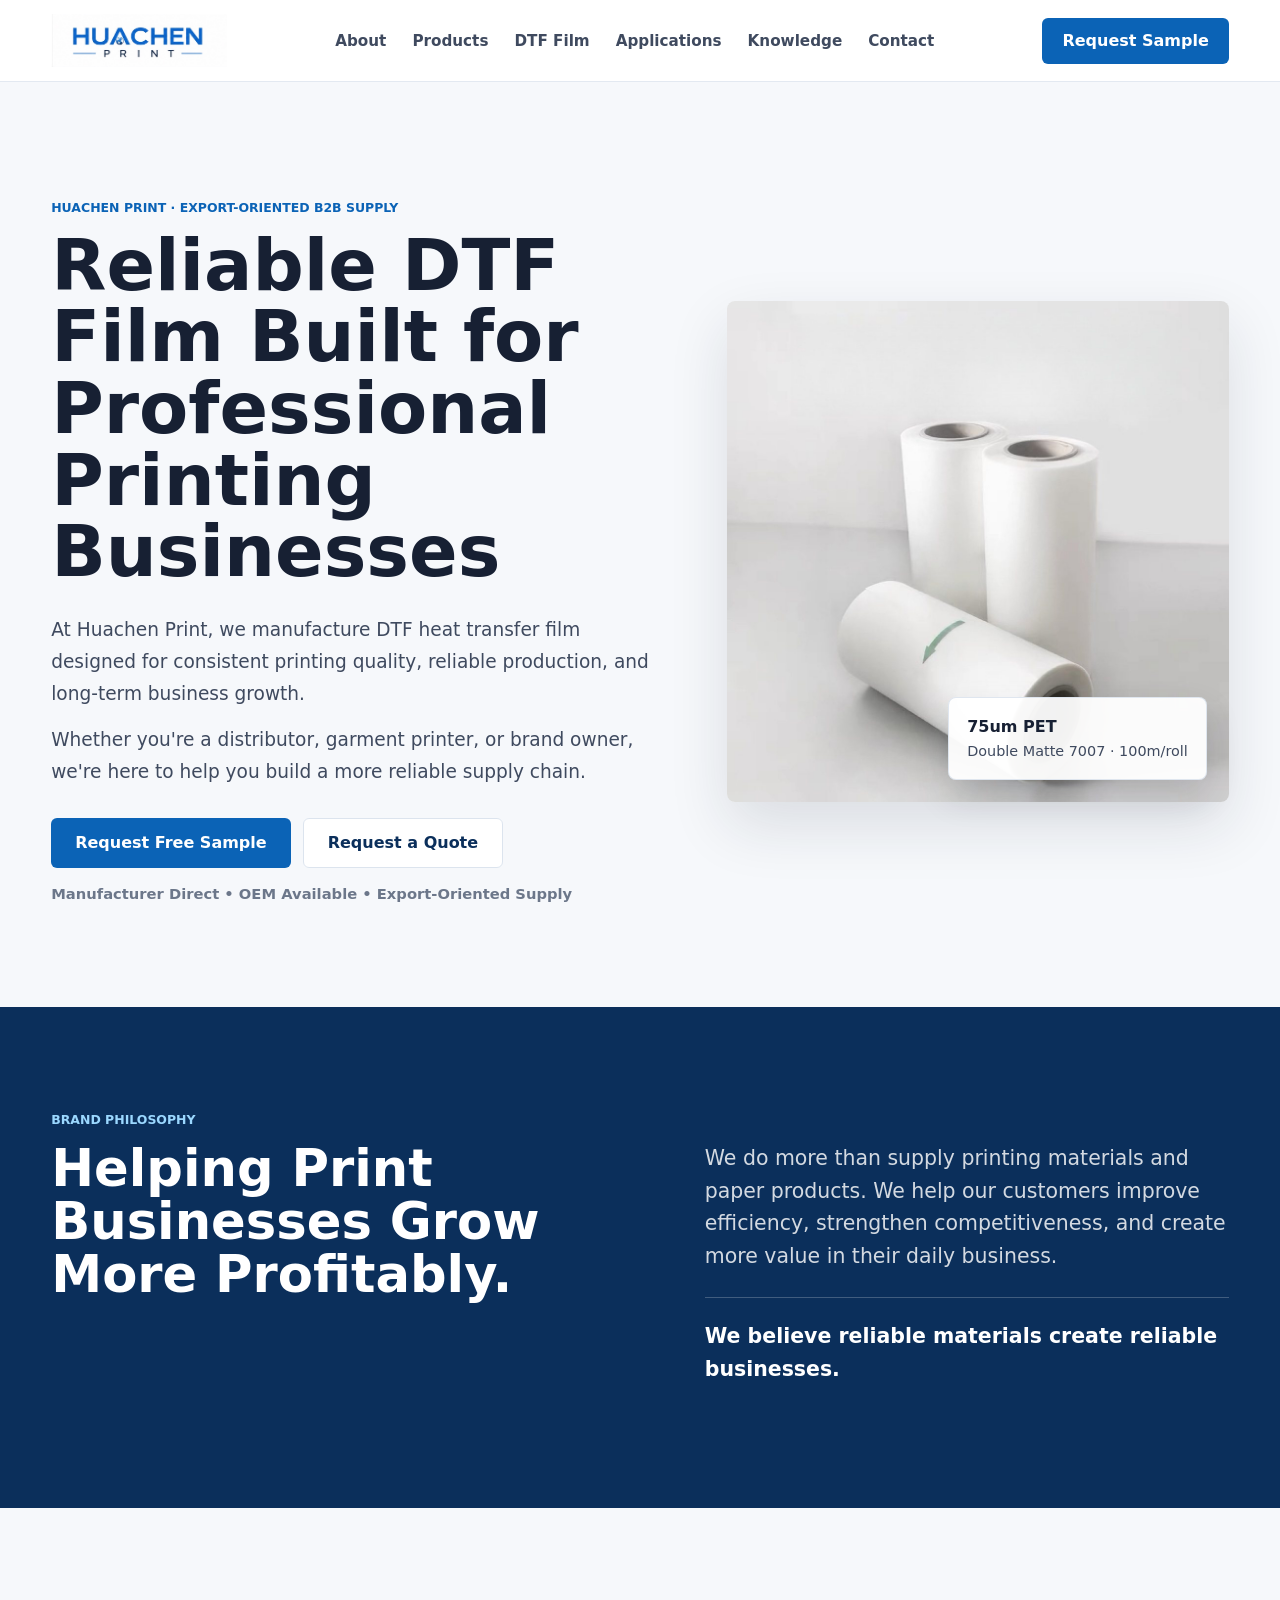
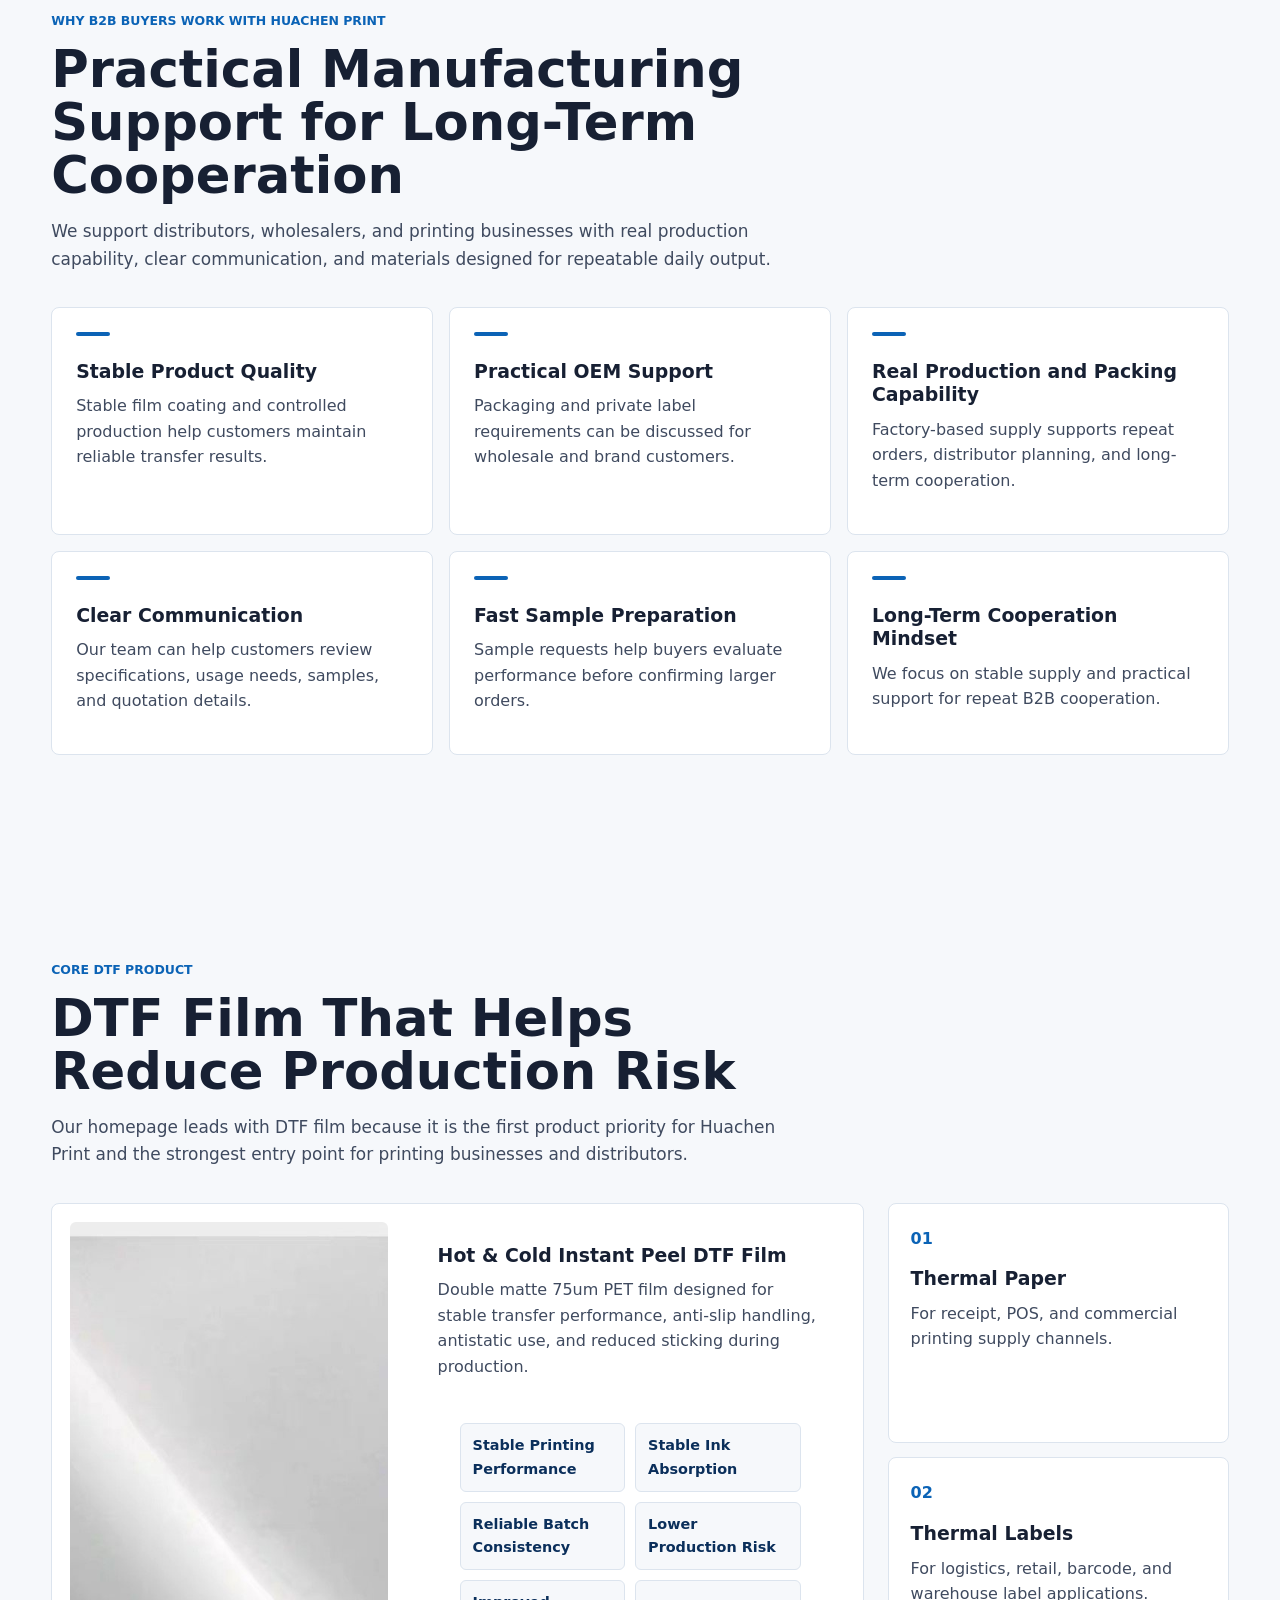
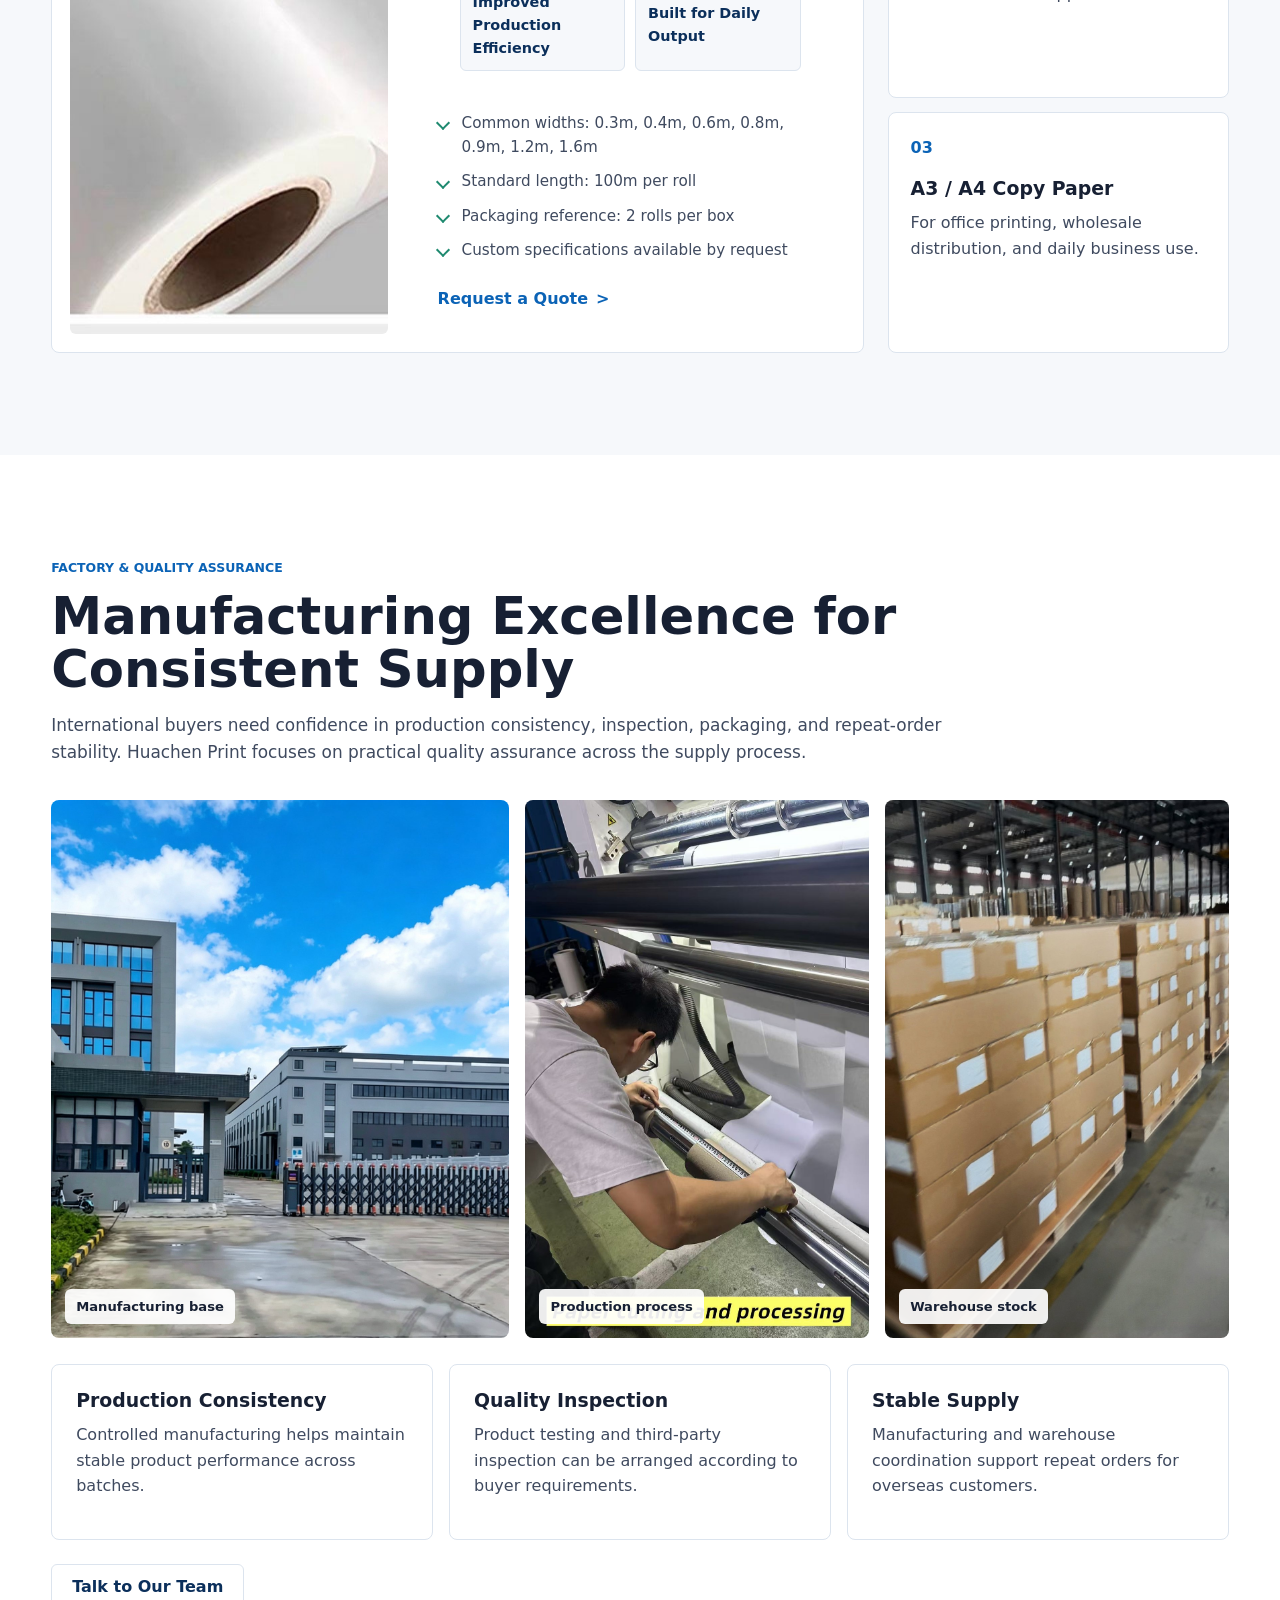
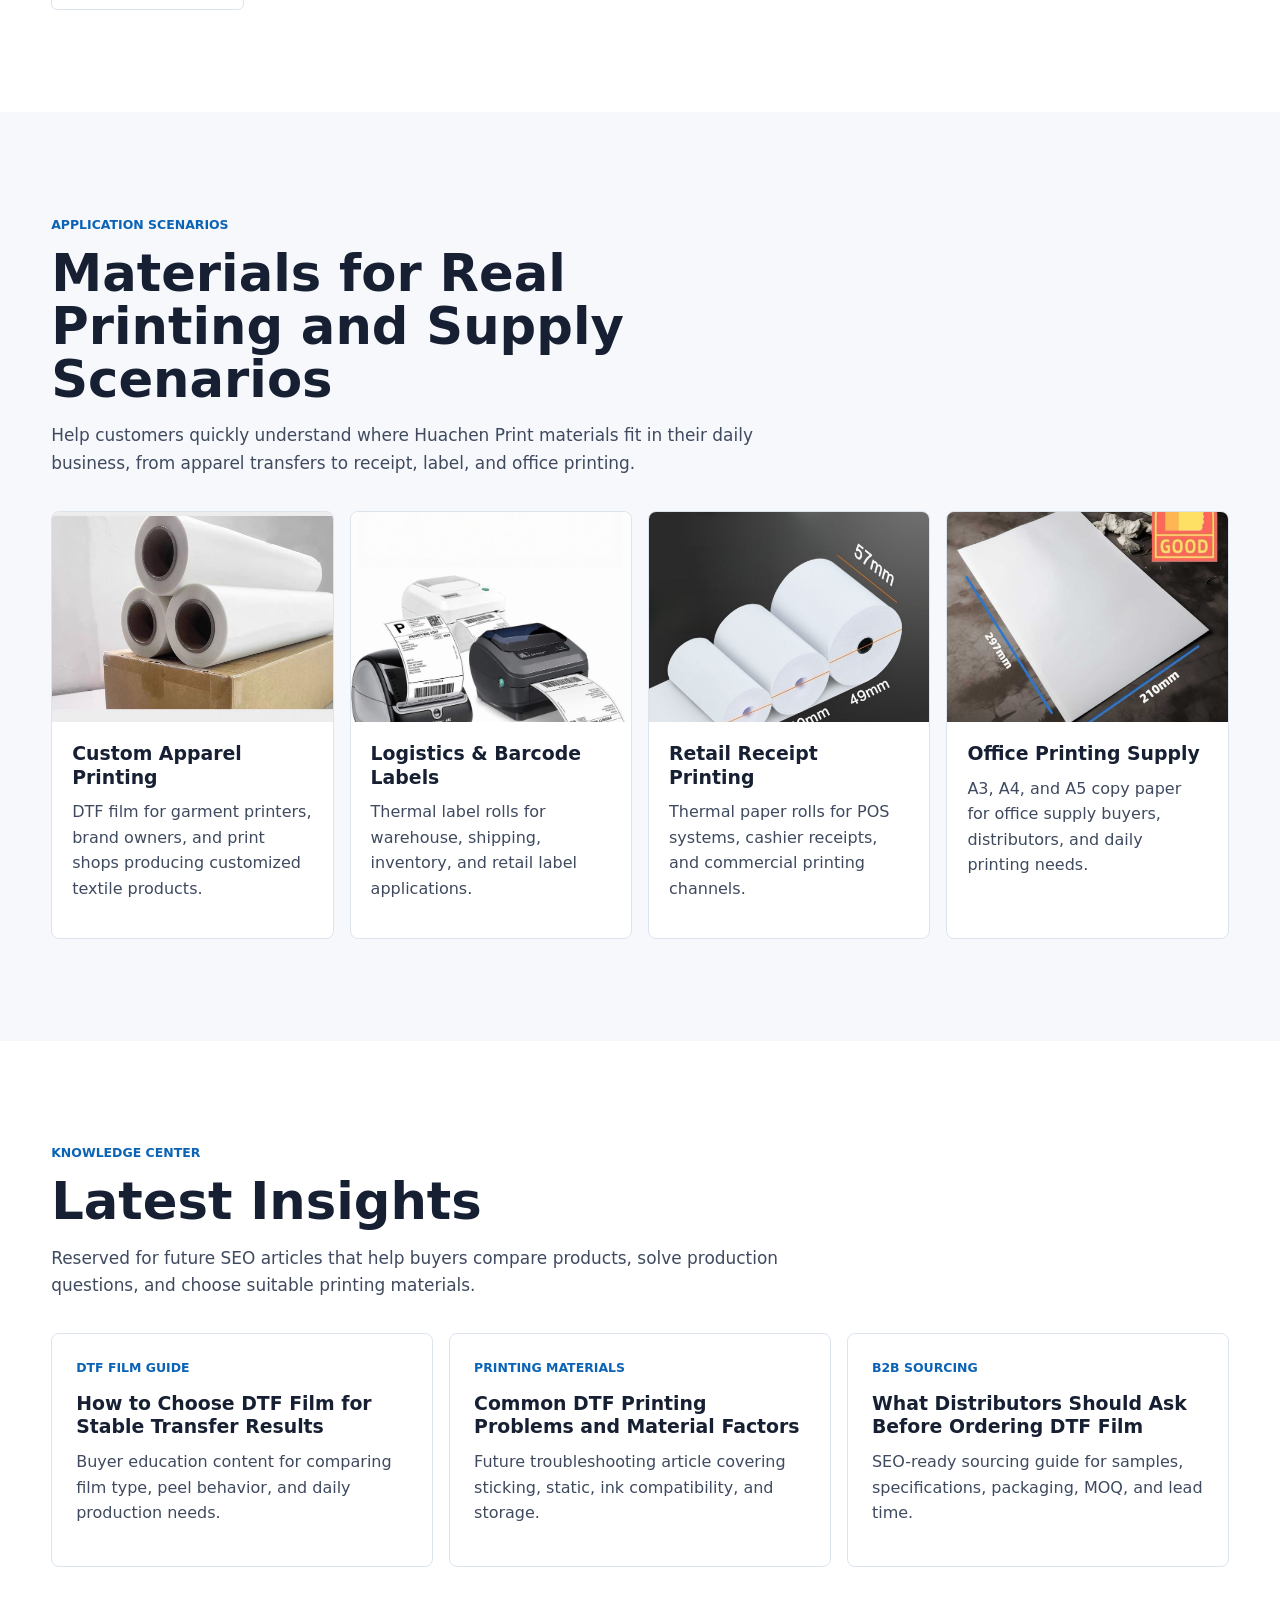
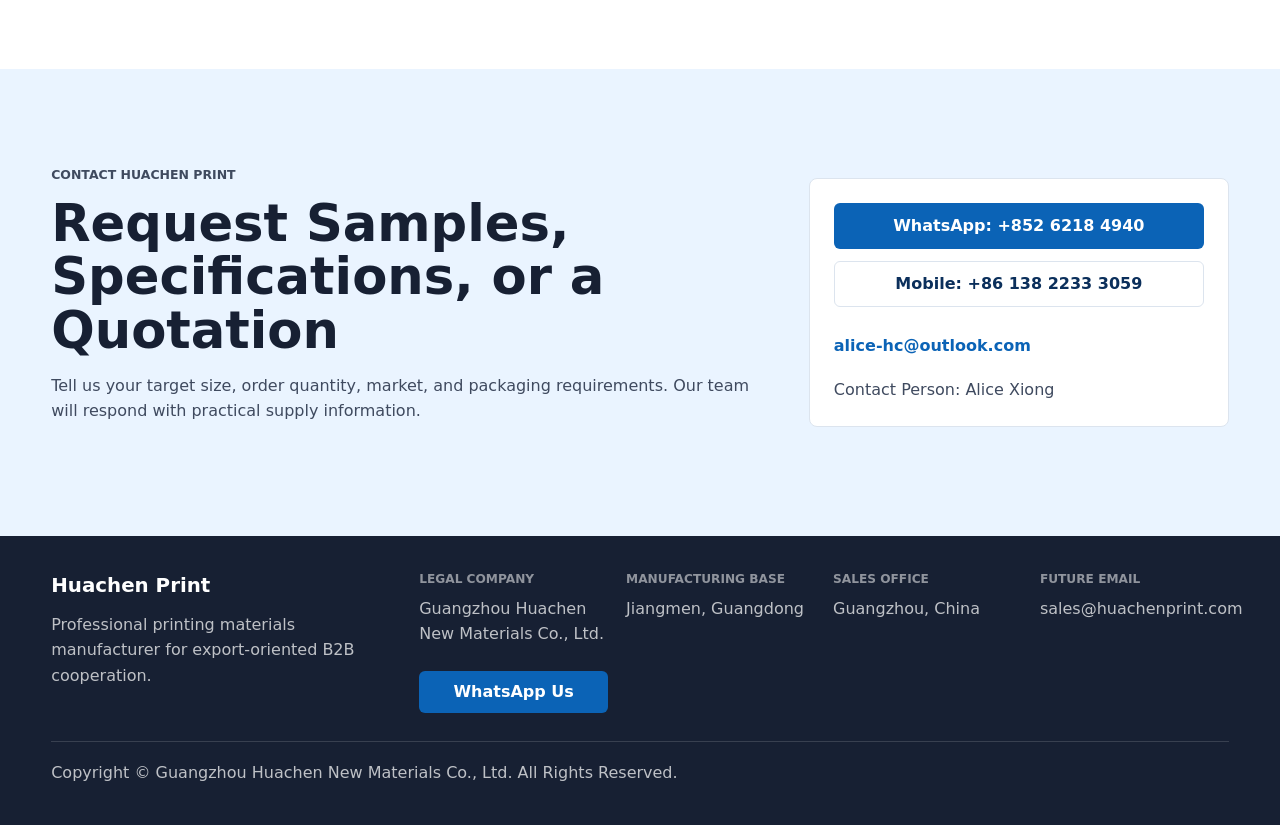
<file: index.html>
<!doctype html>
<html lang="en">
  <head>
    <meta charset="utf-8" />
    <meta name="viewport" content="width=device-width, initial-scale=1" />
    <title>Huachen Print | Professional DTF Heat Transfer Film Manufacturer</title>
    <meta
      name="description"
      content="Huachen Print is a professional DTF heat transfer film manufacturer helping overseas distributors and printing businesses build reliable supply chains."
    />
    <link rel="canonical" href="https://www.huachenprint.com/" />
    <link rel="icon" href="./favicon.ico" sizes="any" />
    <meta property="og:type" content="website" />
    <meta property="og:title" content="Huachen Print | Professional DTF Heat Transfer Film Manufacturer" />
    <meta property="og:description" content="Huachen Print manufactures reliable DTF heat transfer film for distributors and professional printers, with consistent quality, flexible specifications and export support." />
    <meta property="og:url" content="https://www.huachenprint.com/" />
    <meta property="og:image" content="https://www.huachenprint.com/assets/images/og-image.jpg" />
    <meta name="twitter:card" content="summary_large_image" />
    <link rel="stylesheet" href="./styles.css" />
  </head>
  <body>
    <header class="site-header">
      <a class="brand" href="./index.html" aria-label="Huachen Print homepage">
        <img src="./assets/images/logo-huachen-print.jpg" alt="Huachen Print" />
      </a>
      <button class="menu-button" type="button" aria-label="Open navigation" aria-expanded="false">
        <span></span>
        <span></span>
        <span></span>
      </button>
      <nav class="site-nav" aria-label="Main navigation">
        <a href="./about.html">About</a>
        <a href="./products.html">Products</a>
        <a href="./dtf-film.html">DTF Film</a>
        <a href="./applications.html">Applications</a>
        <a href="#knowledge">Knowledge</a>
        <a href="#contact">Contact</a>
      </nav>
      <a class="header-cta" href="https://wa.me/85262184940?text=Request%20Free%20Sample">Request Sample</a>
    </header>

    <main>
      <section class="hero">
        <div class="hero-copy">
          <p class="eyebrow">Huachen Print &middot; Export-Oriented B2B Supply</p>
          <h1>Reliable DTF Film Built for Professional Printing Businesses</h1>
          <div class="hero-lede">
            <p>
              At Huachen Print, we manufacture DTF heat transfer film designed for
              consistent printing quality, reliable production, and long-term business growth.
            </p>
            <p>
              Whether you're a distributor, garment printer, or brand owner, we're here to help you
              build a more reliable supply chain.
            </p>
          </div>
          <div class="hero-actions" aria-label="Primary contact actions">
            <a class="button primary" href="https://wa.me/85262184940?text=Request%20Free%20Sample">Request Free Sample</a>
            <a class="button secondary" href="mailto:alice-hc@outlook.com?subject=DTF%20Film%20Quotation%20Request">Request a Quote</a>
          </div>
          <p class="hero-trust">Manufacturer Direct &bull; OEM Available &bull; Export-Oriented Supply</p>
        </div>
        <div class="hero-media" aria-label="DTF film product image">
          <img src="./assets/images/dtf-film-rolls.jpg" alt="DTF heat transfer film rolls" />
          <div class="media-note">
            <strong>75um PET</strong>
            <span>Double Matte 7007 &middot; 100m/roll</span>
          </div>
        </div>
      </section>

      <section class="section brand-position" id="about">
        <div class="section-kicker">Brand Philosophy</div>
        <div class="split">
          <div>
            <h2>Helping Print Businesses Grow More Profitably.</h2>
          </div>
          <div>
            <p>
              We do more than supply printing materials and paper products. We help our customers
              improve efficiency, strengthen competitiveness, and create more value in their daily
              business.
            </p>
            <p class="brand-statement">We believe reliable materials create reliable businesses.</p>
          </div>
        </div>
      </section>

      <section class="section why-choose" id="why">
        <div class="section-heading">
          <p class="eyebrow">Why B2B Buyers Work With Huachen Print</p>
          <h2>Practical Manufacturing Support for Long-Term Cooperation</h2>
          <p>
            We support distributors, wholesalers, and printing businesses with real production
            capability, clear communication, and materials designed for repeatable daily output.
          </p>
        </div>
        <div class="reason-grid">
          <article>
            <h3>Stable Product Quality</h3>
            <p>Stable film coating and controlled production help customers maintain reliable transfer results.</p>
          </article>
          <article>
            <h3>Practical OEM Support</h3>
            <p>Packaging and private label requirements can be discussed for wholesale and brand customers.</p>
          </article>
          <article>
            <h3>Real Production and Packing Capability</h3>
            <p>Factory-based supply supports repeat orders, distributor planning, and long-term cooperation.</p>
          </article>
          <article>
            <h3>Clear Communication</h3>
            <p>Our team can help customers review specifications, usage needs, samples, and quotation details.</p>
          </article>
          <article>
            <h3>Fast Sample Preparation</h3>
            <p>Sample requests help buyers evaluate performance before confirming larger orders.</p>
          </article>
          <article>
            <h3>Long-Term Cooperation Mindset</h3>
            <p>We focus on stable supply and practical support for repeat B2B cooperation.</p>
          </article>
        </div>
      </section>

      <section class="section product-focus" id="products">
        <div class="section-heading">
          <p class="eyebrow">Core DTF Product</p>
          <h2>DTF Film That Helps Reduce Production Risk</h2>
          <p>
            Our homepage leads with DTF film because it is the first product priority for Huachen
            Print and the strongest entry point for printing businesses and distributors.
          </p>
        </div>
        <div class="product-grid">
          <article class="feature-panel">
            <img src="./assets/images/dtf-film-detail.jpg" alt="Close-up of DTF film surface" />
            <div>
              <h3>Hot & Cold Instant Peel DTF Film</h3>
              <p>
                Double matte 75um PET film designed for stable transfer performance, anti-slip
                handling, antistatic use, and reduced sticking during production.
              </p>
              <div class="advantage-grid" aria-label="DTF film business advantages">
                <span>Stable Printing Performance</span>
                <span>Stable Ink Absorption</span>
                <span>Reliable Batch Consistency</span>
                <span>Lower Production Risk</span>
                <span>Improved Production Efficiency</span>
                <span>Built for Daily Output</span>
              </div>
              <ul class="check-list compact-list">
                <li>Common widths: 0.3m, 0.4m, 0.6m, 0.8m, 0.9m, 1.2m, 1.6m</li>
                <li>Standard length: 100m per roll</li>
                <li>Packaging reference: 2 rolls per box</li>
                <li>Custom specifications available by request</li>
              </ul>
              <a class="text-cta" href="mailto:alice-hc@outlook.com?subject=DTF%20Film%20Quotation%20Request">Request a Quote</a>
            </div>
          </article>
          <aside class="category-list" aria-label="Additional product categories">
            <article>
              <span>01</span>
              <h3>Thermal Paper</h3>
              <p>For receipt, POS, and commercial printing supply channels.</p>
            </article>
            <article>
              <span>02</span>
              <h3>Thermal Labels</h3>
              <p>For logistics, retail, barcode, and warehouse label applications.</p>
            </article>
            <article>
              <span>03</span>
              <h3>A3 / A4 Copy Paper</h3>
              <p>For office printing, wholesale distribution, and daily business use.</p>
            </article>
          </aside>
        </div>
      </section>

      <section class="section manufacturing" id="manufacturing">
        <div class="section-heading compact">
          <p class="eyebrow">Factory & Quality Assurance</p>
          <h2>Manufacturing Excellence for Consistent Supply</h2>
          <p>
            International buyers need confidence in production consistency, inspection, packaging,
            and repeat-order stability. Huachen Print focuses on practical quality assurance across
            the supply process.
          </p>
        </div>
        <div class="image-band">
          <figure>
            <img src="./assets/images/factory-building.jpg" alt="Huachen manufacturing base exterior" />
            <figcaption>Manufacturing base</figcaption>
          </figure>
          <figure>
            <img src="./assets/images/production-line.jpg" alt="Production line operation" />
            <figcaption>Production process</figcaption>
          </figure>
          <figure>
            <img src="./assets/images/warehouse-stock.jpg" alt="Warehouse stock for printing materials" />
            <figcaption>Warehouse stock</figcaption>
          </figure>
        </div>
        <div class="trust-grid">
          <article>
            <h3>Production Consistency</h3>
            <p>Controlled manufacturing helps maintain stable product performance across batches.</p>
          </article>
          <article>
            <h3>Quality Inspection</h3>
            <p>Product testing and third-party inspection can be arranged according to buyer requirements.</p>
          </article>
          <article>
            <h3>Stable Supply</h3>
            <p>Manufacturing and warehouse coordination support repeat orders for overseas customers.</p>
          </article>
        </div>
        <div class="section-action">
          <a class="button secondary" href="https://wa.me/85262184940?text=Talk%20to%20Huachen%20Print%20Team">Talk to Our Team</a>
        </div>
      </section>

      <section class="section applications" id="applications">
        <div class="section-heading">
          <p class="eyebrow">Application Scenarios</p>
          <h2>Materials for Real Printing and Supply Scenarios</h2>
          <p>
            Help customers quickly understand where Huachen Print materials fit in their daily
            business, from apparel transfers to receipt, label, and office printing.
          </p>
        </div>
        <div class="homepage-application-grid">
          <article class="application-card with-image">
            <img src="./assets/images/dtf-film-box.jpg" alt="DTF film for custom apparel printing" />
            <div>
              <h3>Custom Apparel Printing</h3>
              <p>DTF film for garment printers, brand owners, and print shops producing customized textile products.</p>
            </div>
          </article>
          <article class="application-card with-image">
            <img src="./assets/images/thermal-labels.jpg" alt="Thermal labels for logistics and barcode printing" />
            <div>
              <h3>Logistics & Barcode Labels</h3>
              <p>Thermal label rolls for warehouse, shipping, inventory, and retail label applications.</p>
            </div>
          </article>
          <article class="application-card with-image">
            <img src="./assets/images/thermal-paper-roll.jpg" alt="Thermal paper rolls for POS receipt printing" />
            <div>
              <h3>Retail Receipt Printing</h3>
              <p>Thermal paper rolls for POS systems, cashier receipts, and commercial printing channels.</p>
            </div>
          </article>
          <article class="application-card with-image">
            <img src="./assets/images/copy-paper.jpg" alt="Copy paper for office printing" />
            <div>
              <h3>Office Printing Supply</h3>
              <p>A3, A4, and A5 copy paper for office supply buyers, distributors, and daily printing needs.</p>
            </div>
          </article>
        </div>
      </section>

      <section class="section knowledge" id="knowledge">
        <div class="section-heading">
          <p class="eyebrow">Knowledge Center</p>
          <h2>Latest Insights</h2>
          <p>
            Reserved for future SEO articles that help buyers compare products, solve production
            questions, and choose suitable printing materials.
          </p>
        </div>
        <div class="blog-grid">
          <article>
            <p class="blog-tag">DTF Film Guide</p>
            <h3>How to Choose DTF Film for Stable Transfer Results</h3>
            <p>Buyer education content for comparing film type, peel behavior, and daily production needs.</p>
          </article>
          <article>
            <p class="blog-tag">Printing Materials</p>
            <h3>Common DTF Printing Problems and Material Factors</h3>
            <p>Future troubleshooting article covering sticking, static, ink compatibility, and storage.</p>
          </article>
          <article>
            <p class="blog-tag">B2B Sourcing</p>
            <h3>What Distributors Should Ask Before Ordering DTF Film</h3>
            <p>SEO-ready sourcing guide for samples, specifications, packaging, MOQ, and lead time.</p>
          </article>
        </div>
      </section>

      <section class="cta-section" id="contact">
        <div>
          <p class="eyebrow">Contact Huachen Print</p>
          <h2>Request Samples, Specifications, or a Quotation</h2>
          <p>
            Tell us your target size, order quantity, market, and packaging requirements. Our team
            will respond with practical supply information.
          </p>
        </div>
        <div class="contact-card">
          <a class="button primary full" href="https://wa.me/85262184940">WhatsApp: +852 6218 4940</a>
          <a class="button secondary full" href="tel:+8613822333059">Mobile: +86 138 2233 3059</a>
          <a class="contact-link" href="mailto:alice-hc@outlook.com">alice-hc@outlook.com</a>
          <p>Contact Person: Alice Xiong</p>
        </div>
      </section>
    </main>

    <footer class="site-footer">
      <div class="footer-brand">
        <strong>Huachen Print</strong>
        <p>Professional printing materials manufacturer for export-oriented B2B cooperation.</p>
      </div>
      <div class="footer-grid">
        <div>
          <span>Legal Company</span>
          <p>Guangzhou Huachen New Materials Co., Ltd.</p>
        </div>
        <div>
          <span>Manufacturing Base</span>
          <p>Jiangmen, Guangdong</p>
        </div>
        <div>
          <span>Sales Office</span>
          <p>Guangzhou, China</p>
        </div>
        <div>
          <span>Future Email</span>
          <p>sales@huachenprint.com</p>
        </div>
        <a class="footer-whatsapp" href="https://wa.me/85262184940">WhatsApp Us</a>
      </div>
      <div class="footer-legal">
        <p>Copyright &copy; Guangzhou Huachen New Materials Co., Ltd. All Rights Reserved.</p>
      </div>
    </footer>

    <script src="./site.js"></script>
  </body>
</html>
</file>
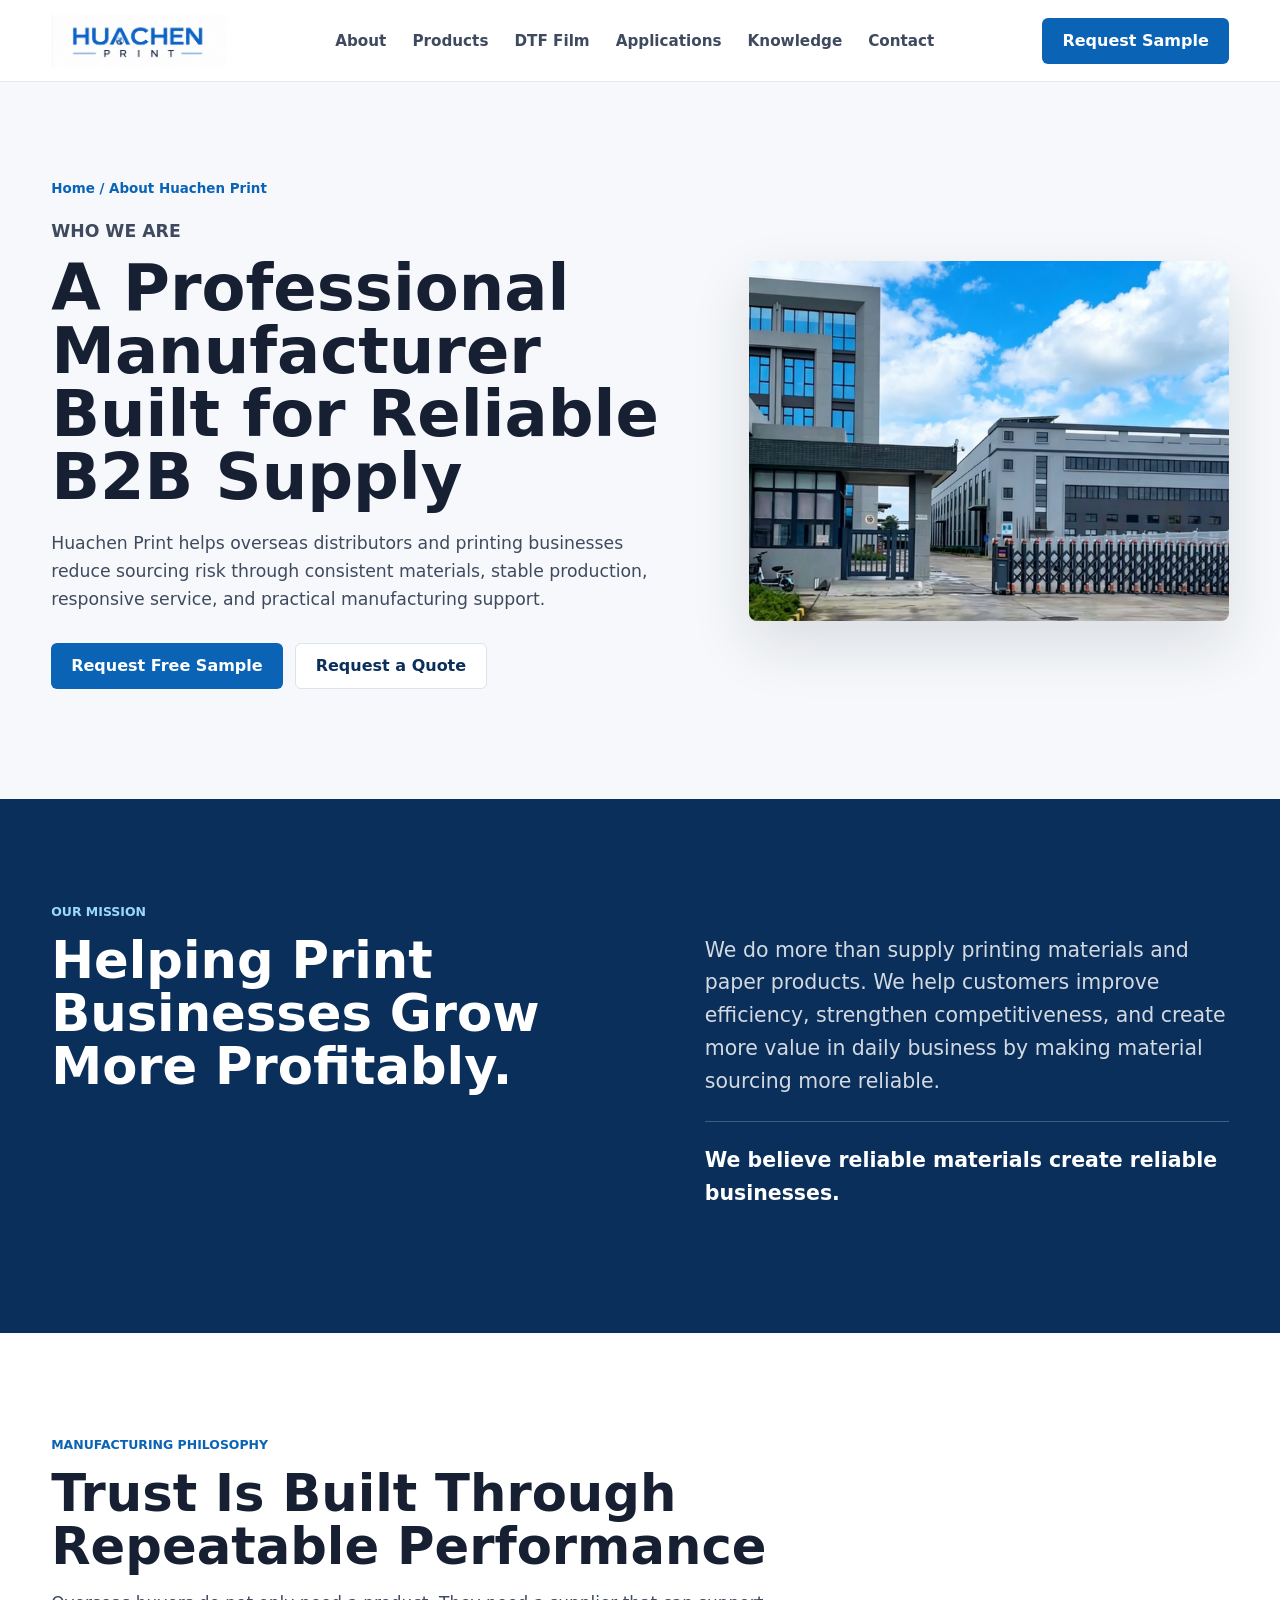
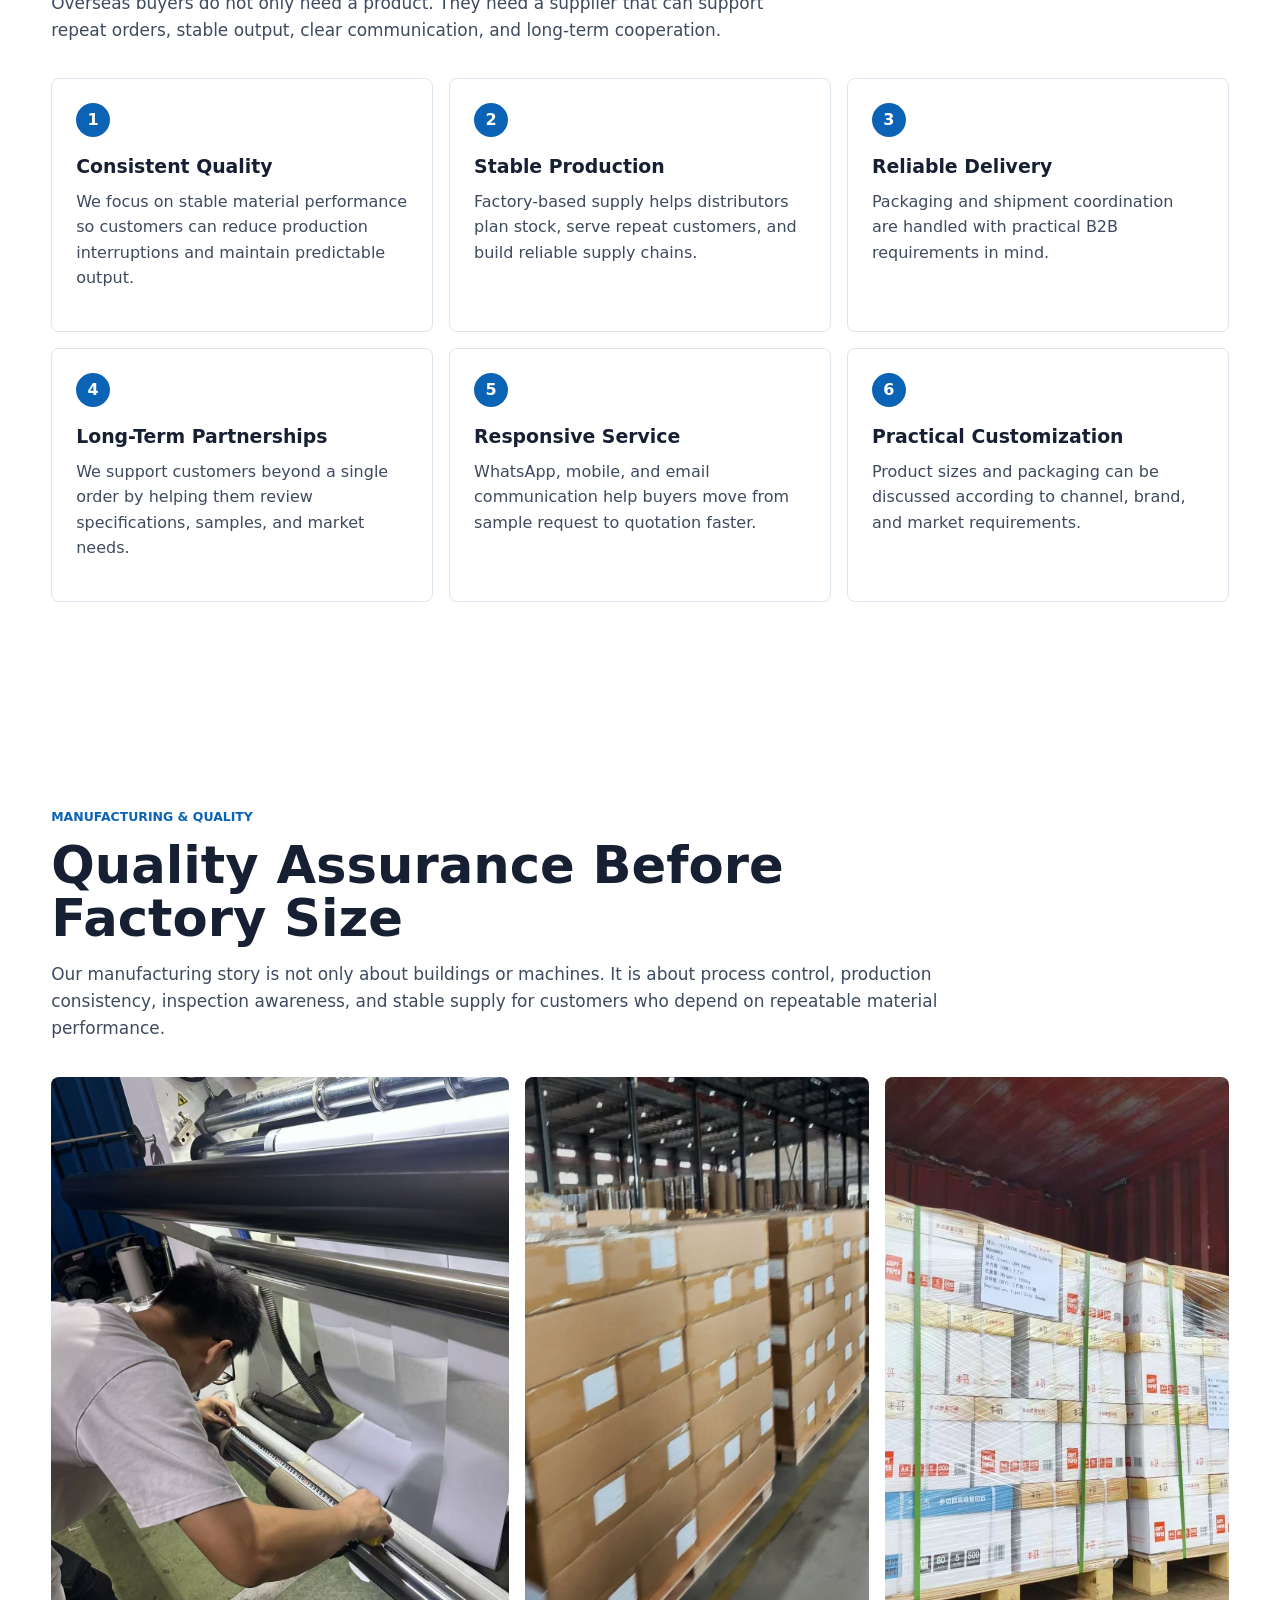
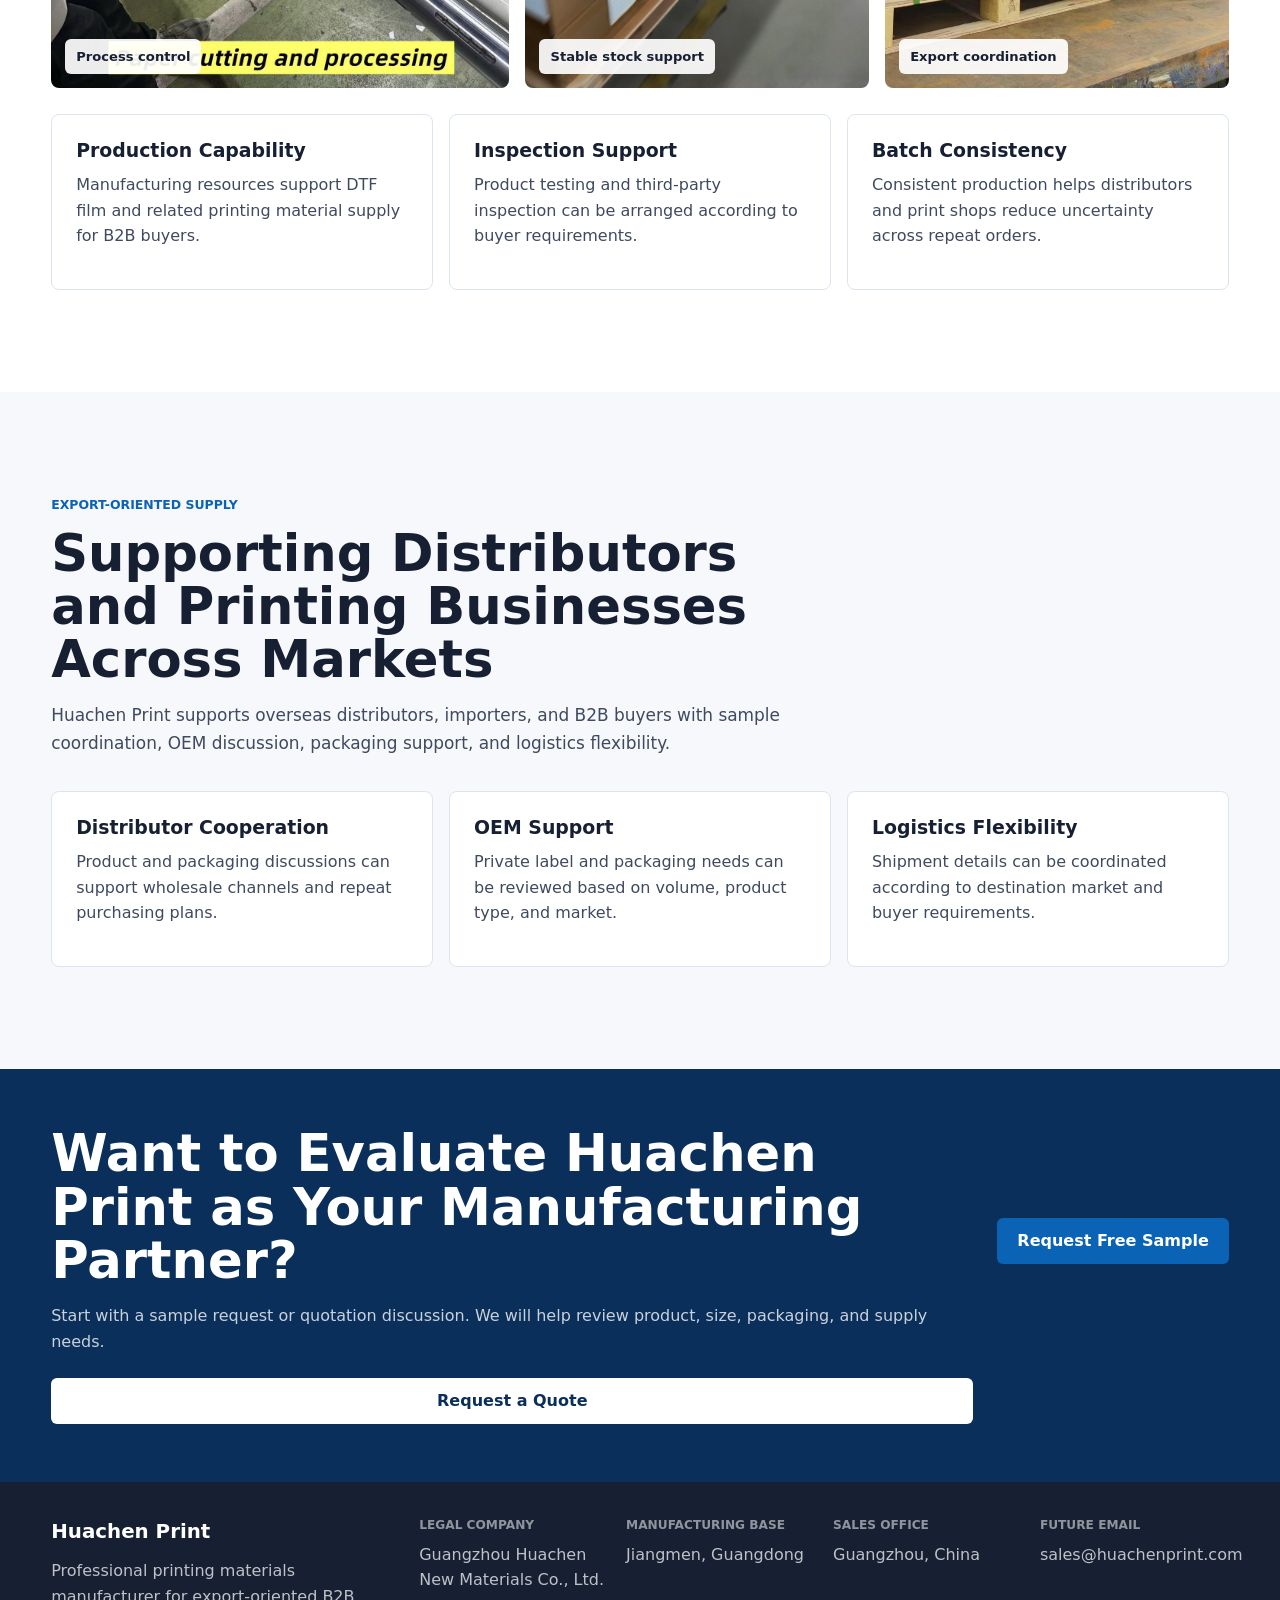
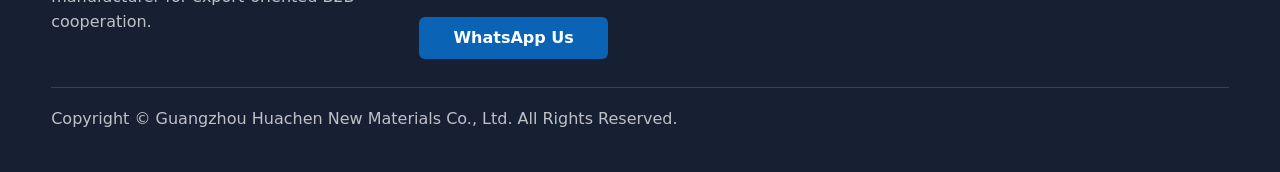
<file: about.html>
<!doctype html>
<html lang="en">
  <head>
    <meta charset="utf-8" />
    <meta name="viewport" content="width=device-width, initial-scale=1" />
    <title>About Huachen Print | Why Overseas Buyers Trust Us</title>
    <meta
      name="description"
      content="Learn why overseas distributors and printing businesses trust Huachen Print for reliable DTF film, consistent manufacturing, quality assurance, and long-term B2B cooperation."
    />
    <link rel="canonical" href="https://www.huachenprint.com/about.html" />
    <link rel="icon" href="./favicon.ico" sizes="any" />
    <meta property="og:type" content="website" />
    <meta property="og:title" content="About Huachen Print | Why Overseas Buyers Trust Us" />
    <meta property="og:description" content="Learn how Huachen Print supports overseas distributors and printing businesses with reliable DTF film, consistent production, flexible specifications and export-focused service." />
    <meta property="og:url" content="https://www.huachenprint.com/about.html" />
    <meta property="og:image" content="https://www.huachenprint.com/assets/images/og-image.jpg" />
    <meta name="twitter:card" content="summary_large_image" />
    <link rel="stylesheet" href="./styles.css" />
  </head>
  <body>
    <header class="site-header">
      <a class="brand" href="./index.html" aria-label="Huachen Print homepage"><img src="./assets/images/logo-huachen-print.jpg" alt="Huachen Print" /></a>
      <button class="menu-button" type="button" aria-label="Open navigation" aria-expanded="false"><span></span><span></span><span></span></button>
      <nav class="site-nav" aria-label="Main navigation"><a href="./about.html">About</a><a href="./products.html">Products</a><a href="./dtf-film.html">DTF Film</a><a href="./applications.html">Applications</a><a href="./index.html#knowledge">Knowledge</a><a href="./index.html#contact">Contact</a></nav>
      <a class="header-cta" href="https://wa.me/85262184940?text=Request%20Free%20Sample">Request Sample</a>
    </header>

    <main>
      <section class="page-hero">
        <div>
          <div class="breadcrumb">Home / About Huachen Print</div>
          <p class="eyebrow">Who We Are</p>
          <h1>A Professional Manufacturer Built for Reliable B2B Supply</h1>
          <p>
            Huachen Print helps overseas distributors and printing businesses reduce sourcing risk
            through consistent materials, stable production, responsive service, and practical
            manufacturing support.
          </p>
          <div class="hero-actions"><a class="button primary" href="https://wa.me/85262184940?text=Request%20Free%20Sample">Request Free Sample</a><a class="button secondary" href="mailto:alice-hc@outlook.com?subject=Huachen%20Print%20Quotation%20Request">Request a Quote</a></div>
        </div>
        <img src="./assets/images/factory-building.jpg" alt="Huachen Print manufacturing base" />
      </section>

      <section class="section brand-position">
        <div class="section-kicker">Our Mission</div>
        <div class="split">
          <div><h2>Helping Print Businesses Grow More Profitably.</h2></div>
          <div>
            <p>
              We do more than supply printing materials and paper products. We help customers
              improve efficiency, strengthen competitiveness, and create more value in daily
              business by making material sourcing more reliable.
            </p>
            <p class="brand-statement">We believe reliable materials create reliable businesses.</p>
          </div>
        </div>
      </section>

      <section class="section">
        <div class="section-heading">
          <p class="eyebrow">Manufacturing Philosophy</p>
          <h2>Trust Is Built Through Repeatable Performance</h2>
          <p>
            Overseas buyers do not only need a product. They need a supplier that can support repeat
            orders, stable output, clear communication, and long-term cooperation.
          </p>
        </div>
        <div class="value-grid">
          <article class="value-card"><span>1</span><h3>Consistent Quality</h3><p>We focus on stable material performance so customers can reduce production interruptions and maintain predictable output.</p></article>
          <article class="value-card"><span>2</span><h3>Stable Production</h3><p>Factory-based supply helps distributors plan stock, serve repeat customers, and build reliable supply chains.</p></article>
          <article class="value-card"><span>3</span><h3>Reliable Delivery</h3><p>Packaging and shipment coordination are handled with practical B2B requirements in mind.</p></article>
          <article class="value-card"><span>4</span><h3>Long-Term Partnerships</h3><p>We support customers beyond a single order by helping them review specifications, samples, and market needs.</p></article>
          <article class="value-card"><span>5</span><h3>Responsive Service</h3><p>WhatsApp, mobile, and email communication help buyers move from sample request to quotation faster.</p></article>
          <article class="value-card"><span>6</span><h3>Practical Customization</h3><p>Product sizes and packaging can be discussed according to channel, brand, and market requirements.</p></article>
        </div>
      </section>

      <section class="section manufacturing">
        <div class="section-heading compact">
          <p class="eyebrow">Manufacturing & Quality</p>
          <h2>Quality Assurance Before Factory Size</h2>
          <p>
            Our manufacturing story is not only about buildings or machines. It is about process
            control, production consistency, inspection awareness, and stable supply for customers
            who depend on repeatable material performance.
          </p>
        </div>
        <div class="image-band">
          <figure><img src="./assets/images/production-line.jpg" alt="Production line process control" /><figcaption>Process control</figcaption></figure>
          <figure><img src="./assets/images/warehouse-stock.jpg" alt="Warehouse stock" /><figcaption>Stable stock support</figcaption></figure>
          <figure><img src="./assets/images/export-loading.jpg" alt="Export shipment preparation" /><figcaption>Export coordination</figcaption></figure>
        </div>
        <div class="trust-grid">
          <article><h3>Production Capability</h3><p>Manufacturing resources support DTF film and related printing material supply for B2B buyers.</p></article>
          <article><h3>Inspection Support</h3><p>Product testing and third-party inspection can be arranged according to buyer requirements.</p></article>
          <article><h3>Batch Consistency</h3><p>Consistent production helps distributors and print shops reduce uncertainty across repeat orders.</p></article>
        </div>
      </section>

      <section class="section product-focus">
        <div class="section-heading">
          <p class="eyebrow">Export-Oriented Supply</p>
          <h2>Supporting Distributors and Printing Businesses Across Markets</h2>
          <p>
            Huachen Print supports overseas distributors, importers, and B2B buyers with sample coordination, OEM discussion, packaging support, and logistics flexibility.
          </p>
        </div>
        <div class="buyer-grid">
          <article class="buyer-card"><h3>Distributor Cooperation</h3><p>Product and packaging discussions can support wholesale channels and repeat purchasing plans.</p></article>
          <article class="buyer-card"><h3>OEM Support</h3><p>Private label and packaging needs can be reviewed based on volume, product type, and market.</p></article>
          <article class="buyer-card"><h3>Logistics Flexibility</h3><p>Shipment details can be coordinated according to destination market and buyer requirements.</p></article>
        </div>
      </section>

      <section class="page-cta">
        <div><h2>Want to Evaluate Huachen Print as Your Manufacturing Partner?</h2><p>Start with a sample request or quotation discussion. We will help review product, size, packaging, and supply needs.</p></div>
        <a class="button primary" href="https://wa.me/85262184940?text=Request%20Free%20Sample">Request Free Sample</a>
        <a class="button secondary" href="mailto:alice-hc@outlook.com?subject=Huachen%20Print%20Quotation%20Request">Request a Quote</a>
      </section>
    </main>

    <footer class="site-footer">
      <div class="footer-brand"><strong>Huachen Print</strong><p>Professional printing materials manufacturer for export-oriented B2B cooperation.</p></div>
      <div class="footer-grid"><div><span>Legal Company</span><p>Guangzhou Huachen New Materials Co., Ltd.</p></div><div><span>Manufacturing Base</span><p>Jiangmen, Guangdong</p></div><div><span>Sales Office</span><p>Guangzhou, China</p></div><div><span>Future Email</span><p>sales@huachenprint.com</p></div><a class="footer-whatsapp" href="https://wa.me/85262184940">WhatsApp Us</a></div>
      <div class="footer-legal"><p>Copyright &copy; Guangzhou Huachen New Materials Co., Ltd. All Rights Reserved.</p></div>
    </footer>
    <script src="./site.js"></script>
  </body>
</html>
</file>
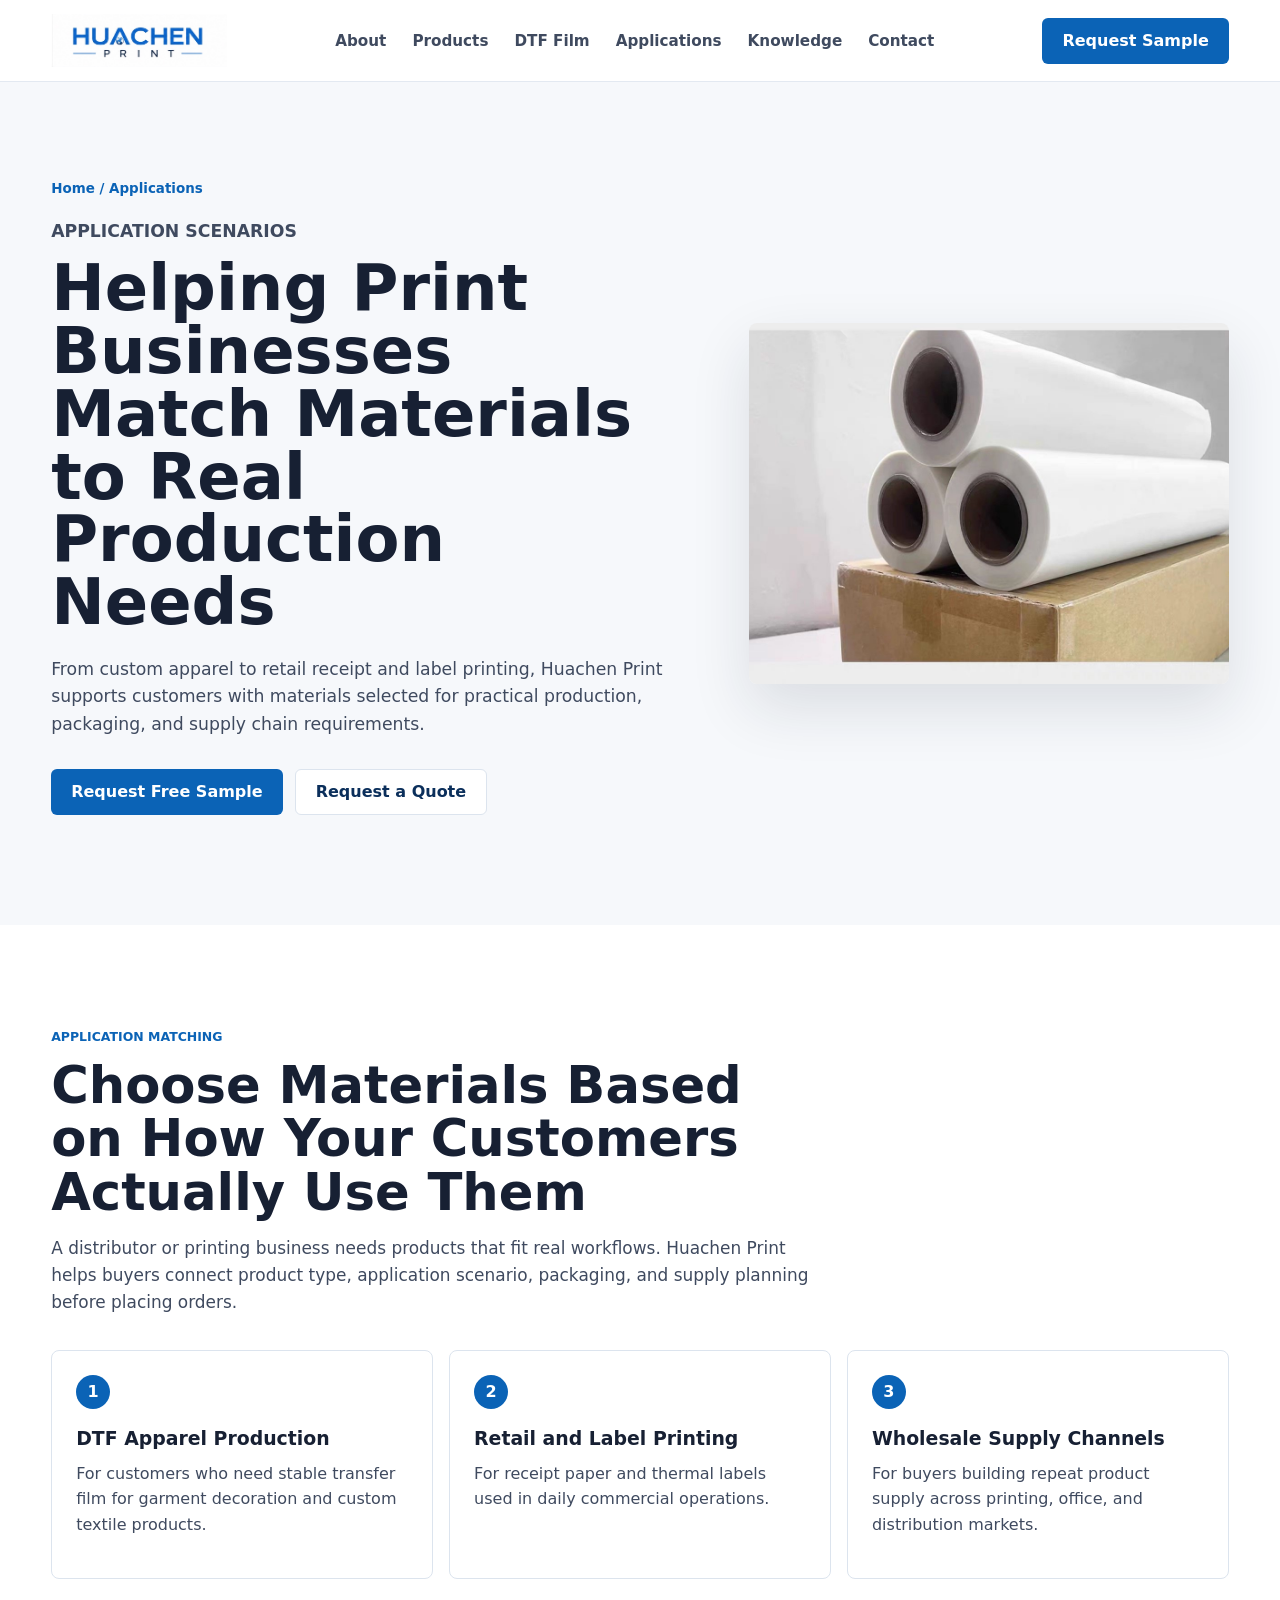
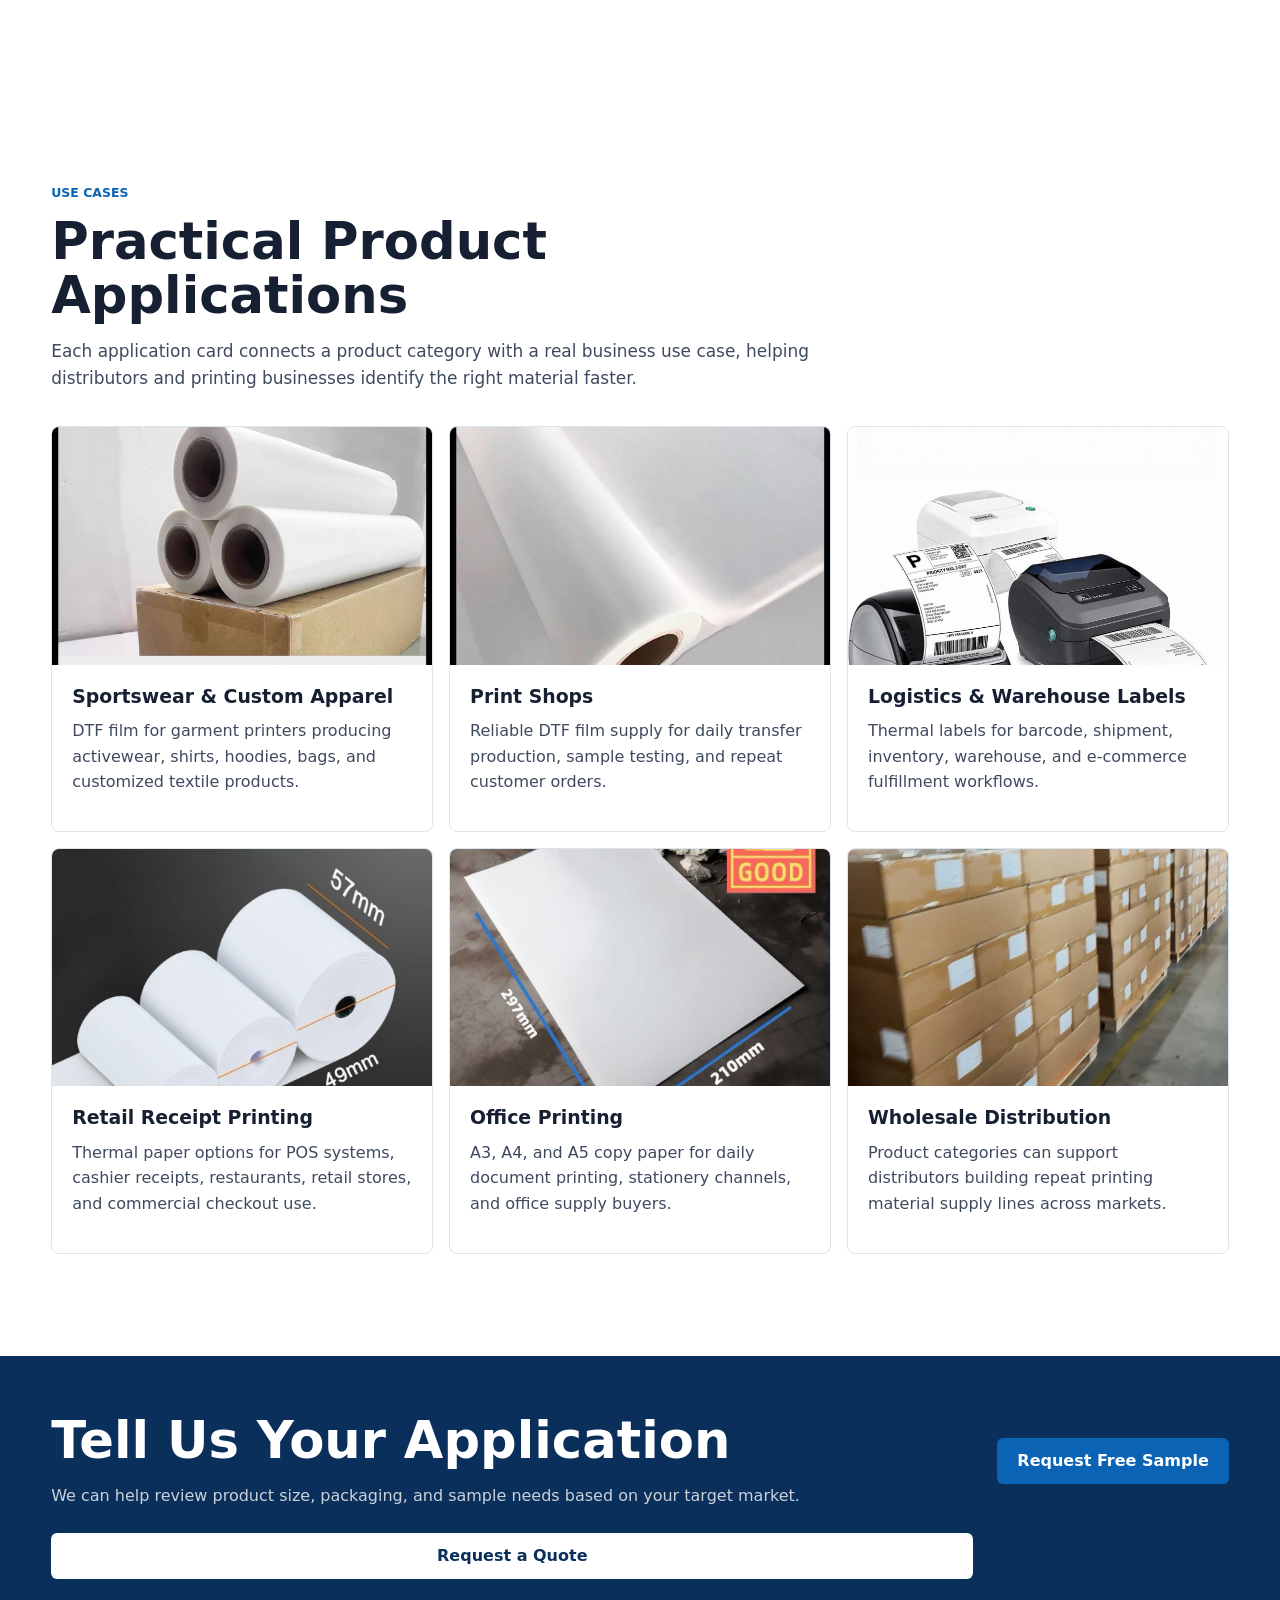
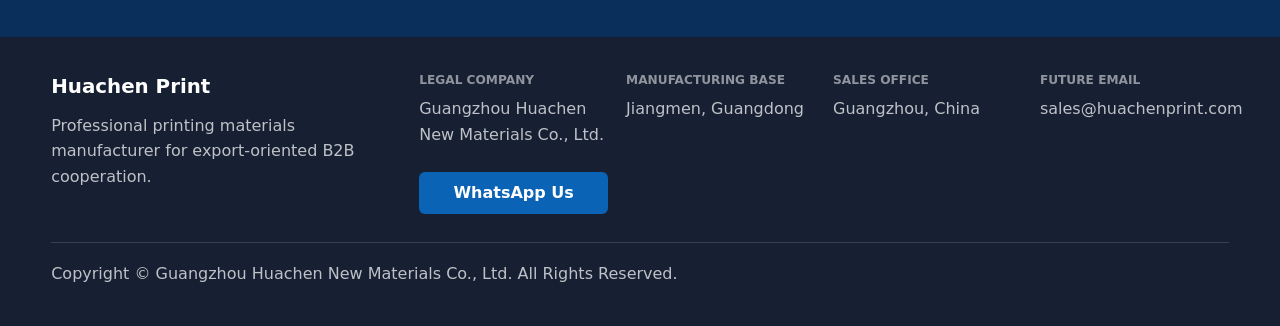
<file: applications.html>
<!doctype html>
<html lang="en">
  <head>
    <meta charset="utf-8" />
    <meta name="viewport" content="width=device-width, initial-scale=1" />
    <title>Applications | DTF Film and Printing Materials | Huachen Print</title>
    <meta
      name="description"
      content="Explore application scenarios for Huachen Print DTF film and printing materials including sportswear, custom apparel, workwear, retail receipts, labels, and office printing."
    />
    <link rel="canonical" href="https://www.huachenprint.com/applications.html" />
    <link rel="icon" href="./favicon.ico" sizes="any" />
    <meta property="og:type" content="website" />
    <meta property="og:title" content="Applications | DTF Film and Printing Materials | Huachen Print" />
    <meta property="og:description" content="See how Huachen Print materials support garment decoration, retail, logistics, office and commercial printing applications for distributors and business buyers." />
    <meta property="og:url" content="https://www.huachenprint.com/applications.html" />
    <meta property="og:image" content="https://www.huachenprint.com/assets/images/og-image.jpg" />
    <meta name="twitter:card" content="summary_large_image" />
    <link rel="stylesheet" href="./styles.css" />
  </head>
  <body>
    <header class="site-header">
      <a class="brand" href="./index.html" aria-label="Huachen Print homepage"><img src="./assets/images/logo-huachen-print.jpg" alt="Huachen Print" /></a>
      <button class="menu-button" type="button" aria-label="Open navigation" aria-expanded="false"><span></span><span></span><span></span></button>
      <nav class="site-nav" aria-label="Main navigation"><a href="./about.html">About</a><a href="./products.html">Products</a><a href="./dtf-film.html">DTF Film</a><a href="./applications.html">Applications</a><a href="./index.html#knowledge">Knowledge</a><a href="./index.html#contact">Contact</a></nav>
      <a class="header-cta" href="https://wa.me/85262184940?text=Request%20Free%20Sample">Request Sample</a>
    </header>
    <main>
      <section class="page-hero">
        <div>
          <div class="breadcrumb">Home / Applications</div>
          <p class="eyebrow">Application Scenarios</p>
          <h1>Helping Print Businesses Match Materials to Real Production Needs</h1>
          <p>
            From custom apparel to retail receipt and label printing, Huachen Print supports
            customers with materials selected for practical production, packaging, and supply chain
            requirements.
          </p>
          <div class="hero-actions"><a class="button primary" href="https://wa.me/85262184940?text=Request%20Free%20Sample">Request Free Sample</a><a class="button secondary" href="mailto:alice-hc@outlook.com?subject=Application%20Quotation%20Request">Request a Quote</a></div>
        </div>
        <img src="./assets/images/dtf-film-box.jpg" alt="Packaged DTF film rolls" />
      </section>
      <section class="section">
        <div class="section-heading">
          <p class="eyebrow">Application Matching</p>
          <h2>Choose Materials Based on How Your Customers Actually Use Them</h2>
          <p>
            A distributor or printing business needs products that fit real workflows. Huachen Print
            helps buyers connect product type, application scenario, packaging, and supply planning
            before placing orders.
          </p>
        </div>
        <div class="value-grid">
          <article class="value-card"><span>1</span><h3>DTF Apparel Production</h3><p>For customers who need stable transfer film for garment decoration and custom textile products.</p></article>
          <article class="value-card"><span>2</span><h3>Retail and Label Printing</h3><p>For receipt paper and thermal labels used in daily commercial operations.</p></article>
          <article class="value-card"><span>3</span><h3>Wholesale Supply Channels</h3><p>For buyers building repeat product supply across printing, office, and distribution markets.</p></article>
        </div>
      </section>
      <section class="section">
        <div class="section-heading">
          <p class="eyebrow">Use Cases</p>
          <h2>Practical Product Applications</h2>
          <p>
            Each application card connects a product category with a real business use case, helping
            distributors and printing businesses identify the right material faster.
          </p>
        </div>
        <div class="application-card-grid">
          <article class="application-card with-image"><img src="./assets/images/dtf-film-box.jpg" alt="DTF film for sportswear and apparel printing" /><div><h3>Sportswear & Custom Apparel</h3><p>DTF film for garment printers producing activewear, shirts, hoodies, bags, and customized textile products.</p></div></article>
          <article class="application-card with-image"><img src="./assets/images/dtf-film-detail.jpg" alt="DTF heat transfer film for print shops" /><div><h3>Print Shops</h3><p>Reliable DTF film supply for daily transfer production, sample testing, and repeat customer orders.</p></div></article>
          <article class="application-card with-image"><img src="./assets/images/thermal-labels.jpg" alt="Thermal labels for logistics and warehouse applications" /><div><h3>Logistics & Warehouse Labels</h3><p>Thermal labels for barcode, shipment, inventory, warehouse, and e-commerce fulfillment workflows.</p></div></article>
          <article class="application-card with-image"><img src="./assets/images/thermal-paper-roll.jpg" alt="Thermal paper for retail receipt printing" /><div><h3>Retail Receipt Printing</h3><p>Thermal paper options for POS systems, cashier receipts, restaurants, retail stores, and commercial checkout use.</p></div></article>
          <article class="application-card with-image"><img src="./assets/images/copy-paper.jpg" alt="A4 copy paper for office printing" /><div><h3>Office Printing</h3><p>A3, A4, and A5 copy paper for daily document printing, stationery channels, and office supply buyers.</p></div></article>
          <article class="application-card with-image"><img src="./assets/images/warehouse-stock.jpg" alt="Warehouse stock for wholesale distribution" /><div><h3>Wholesale Distribution</h3><p>Product categories can support distributors building repeat printing material supply lines across markets.</p></div></article>
        </div>
      </section>
      <section class="page-cta"><div><h2>Tell Us Your Application</h2><p>We can help review product size, packaging, and sample needs based on your target market.</p></div><a class="button primary" href="https://wa.me/85262184940?text=Request%20Free%20Sample">Request Free Sample</a><a class="button secondary" href="mailto:alice-hc@outlook.com?subject=Application%20Quotation%20Request">Request a Quote</a></section>
    </main>
    <footer class="site-footer">
      <div class="footer-brand"><strong>Huachen Print</strong><p>Professional printing materials manufacturer for export-oriented B2B cooperation.</p></div>
      <div class="footer-grid"><div><span>Legal Company</span><p>Guangzhou Huachen New Materials Co., Ltd.</p></div><div><span>Manufacturing Base</span><p>Jiangmen, Guangdong</p></div><div><span>Sales Office</span><p>Guangzhou, China</p></div><div><span>Future Email</span><p>sales@huachenprint.com</p></div><a class="footer-whatsapp" href="https://wa.me/85262184940">WhatsApp Us</a></div>
      <div class="footer-legal"><p>Copyright &copy; Guangzhou Huachen New Materials Co., Ltd. All Rights Reserved.</p></div>
    </footer>
    <script src="./site.js"></script>
  </body>
</html>
</file>
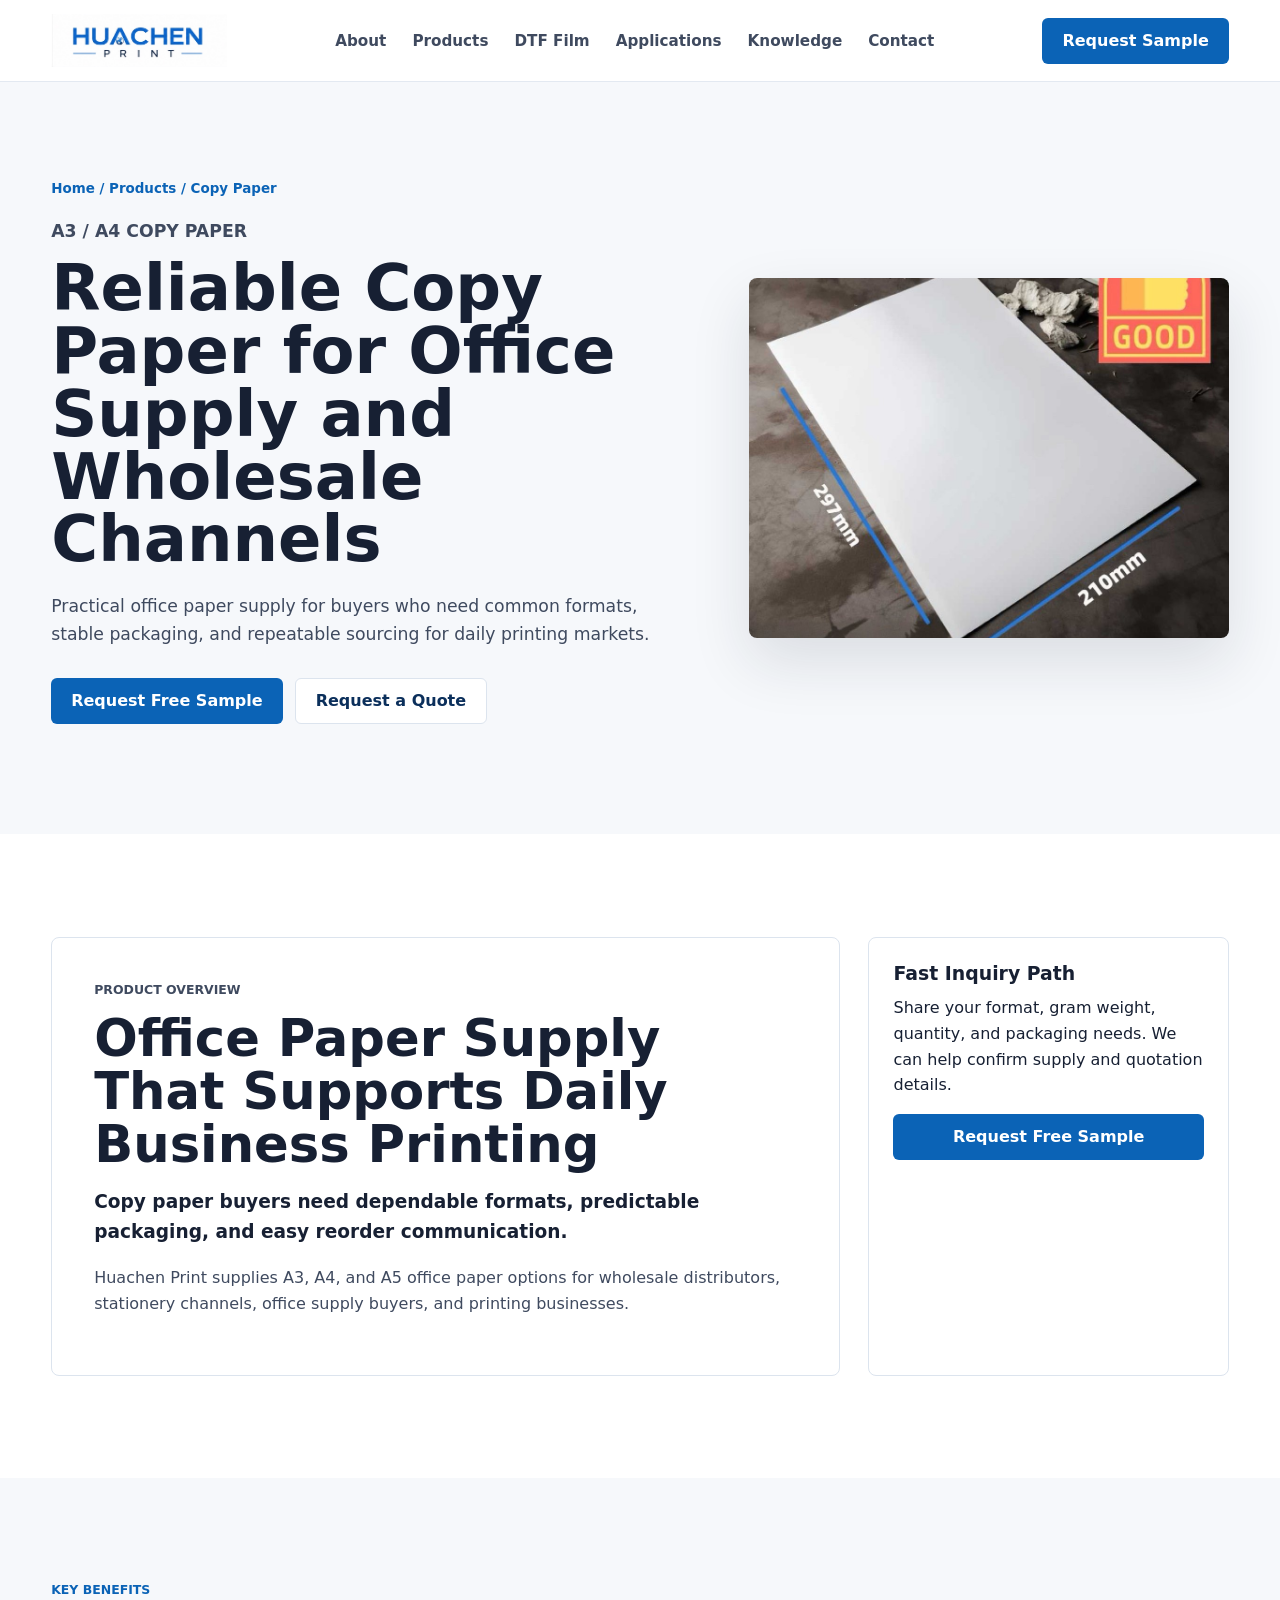
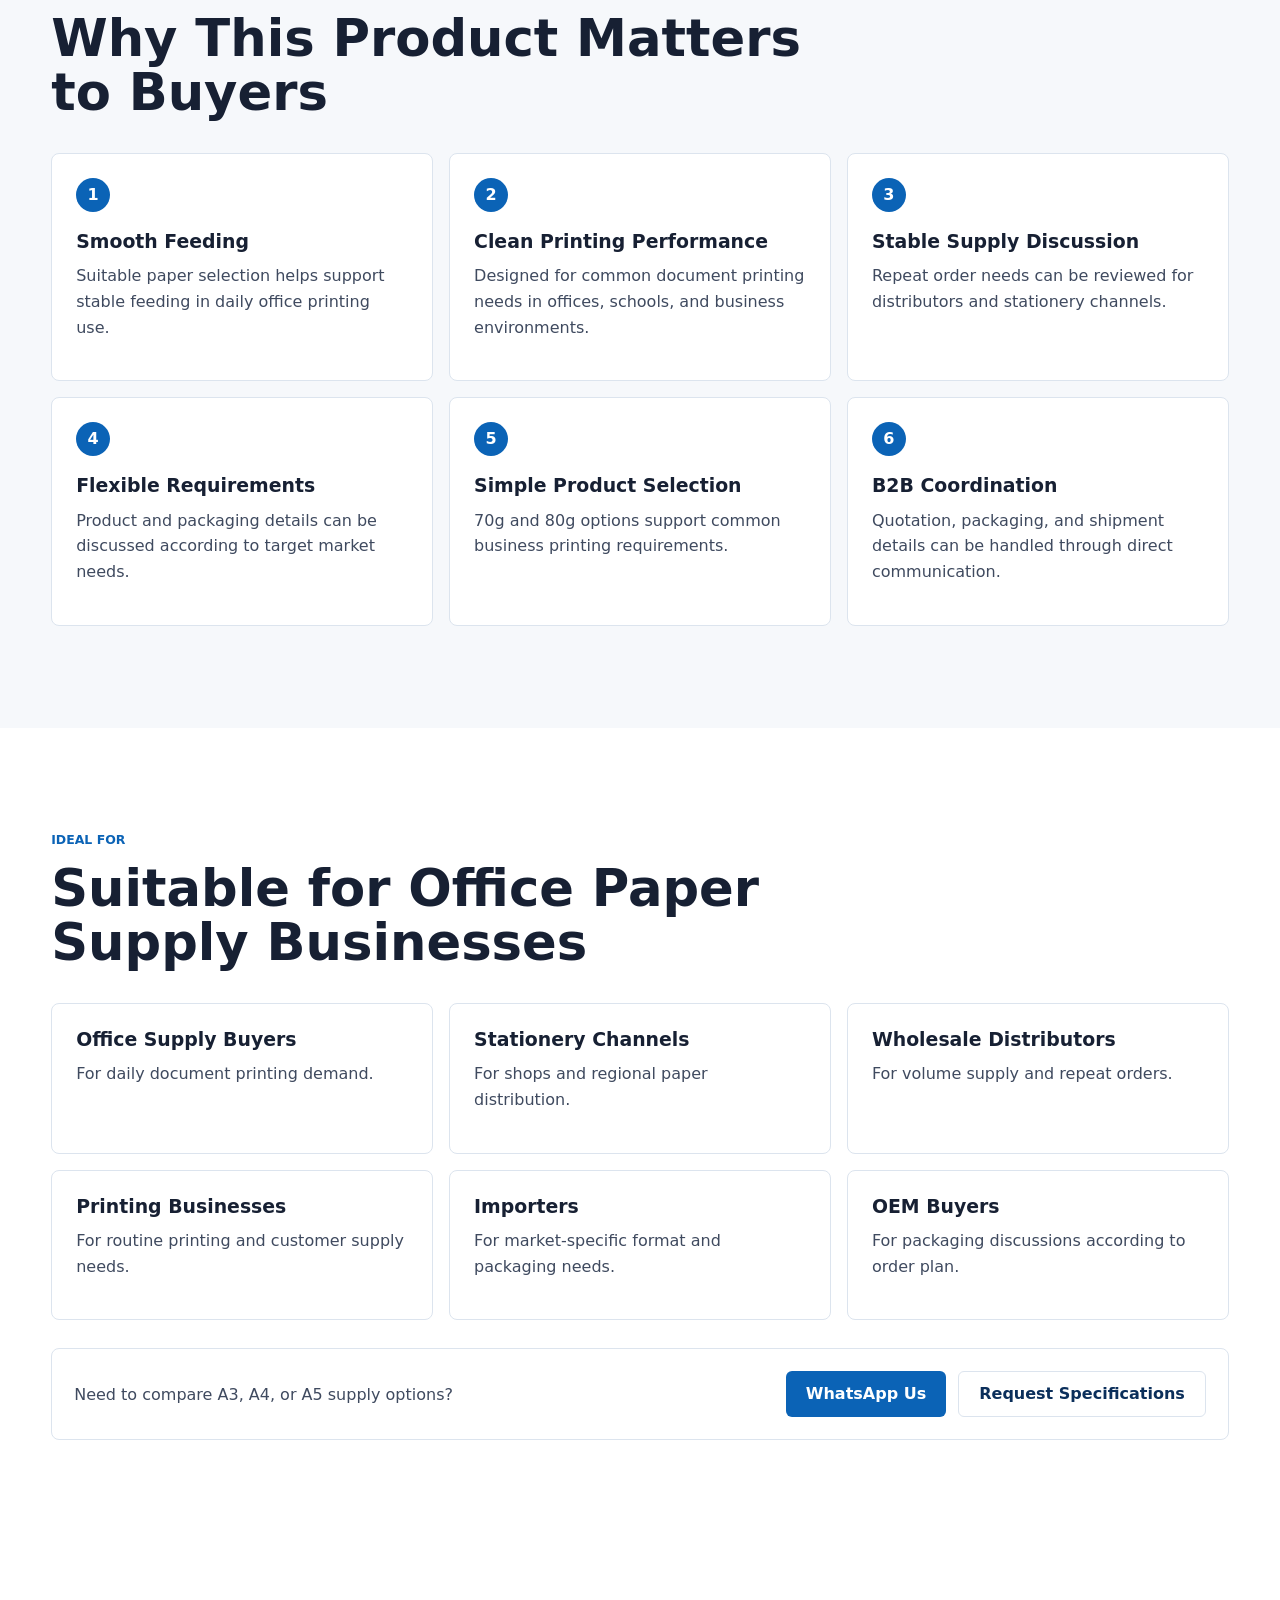
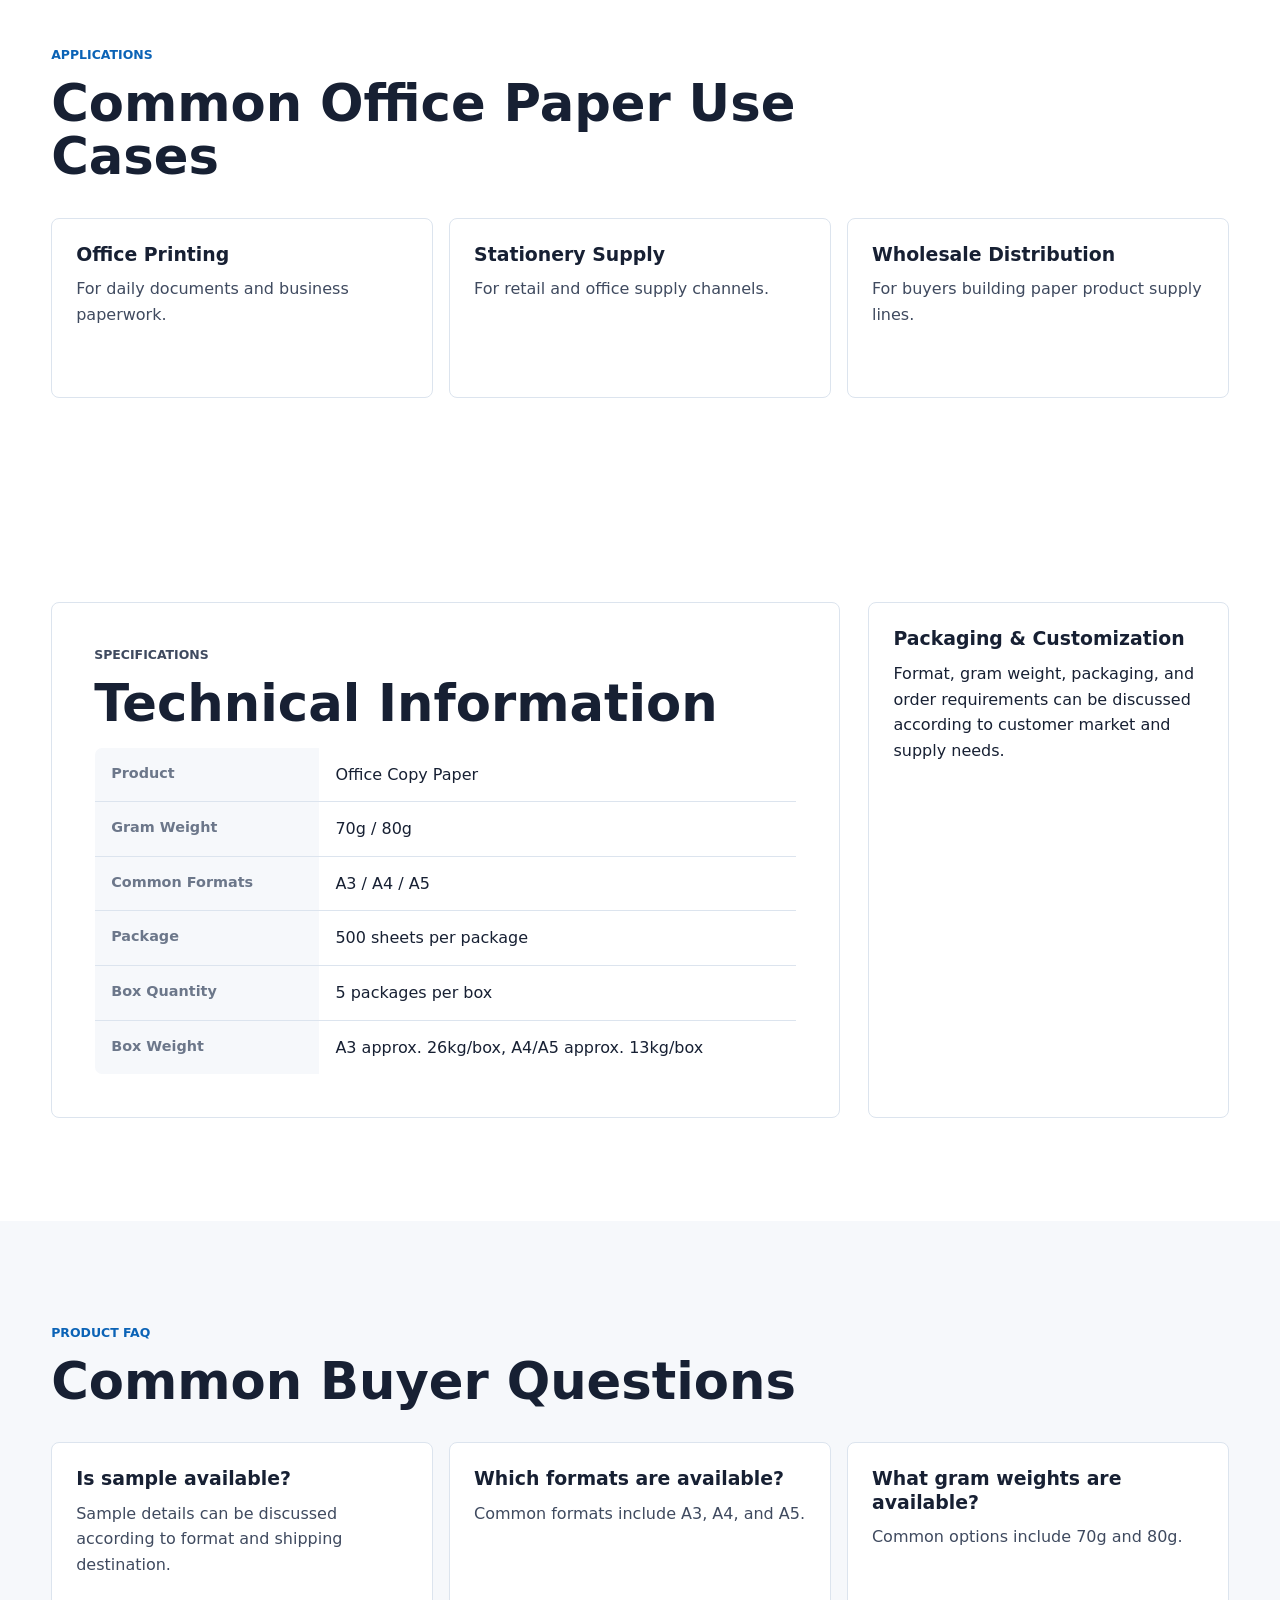
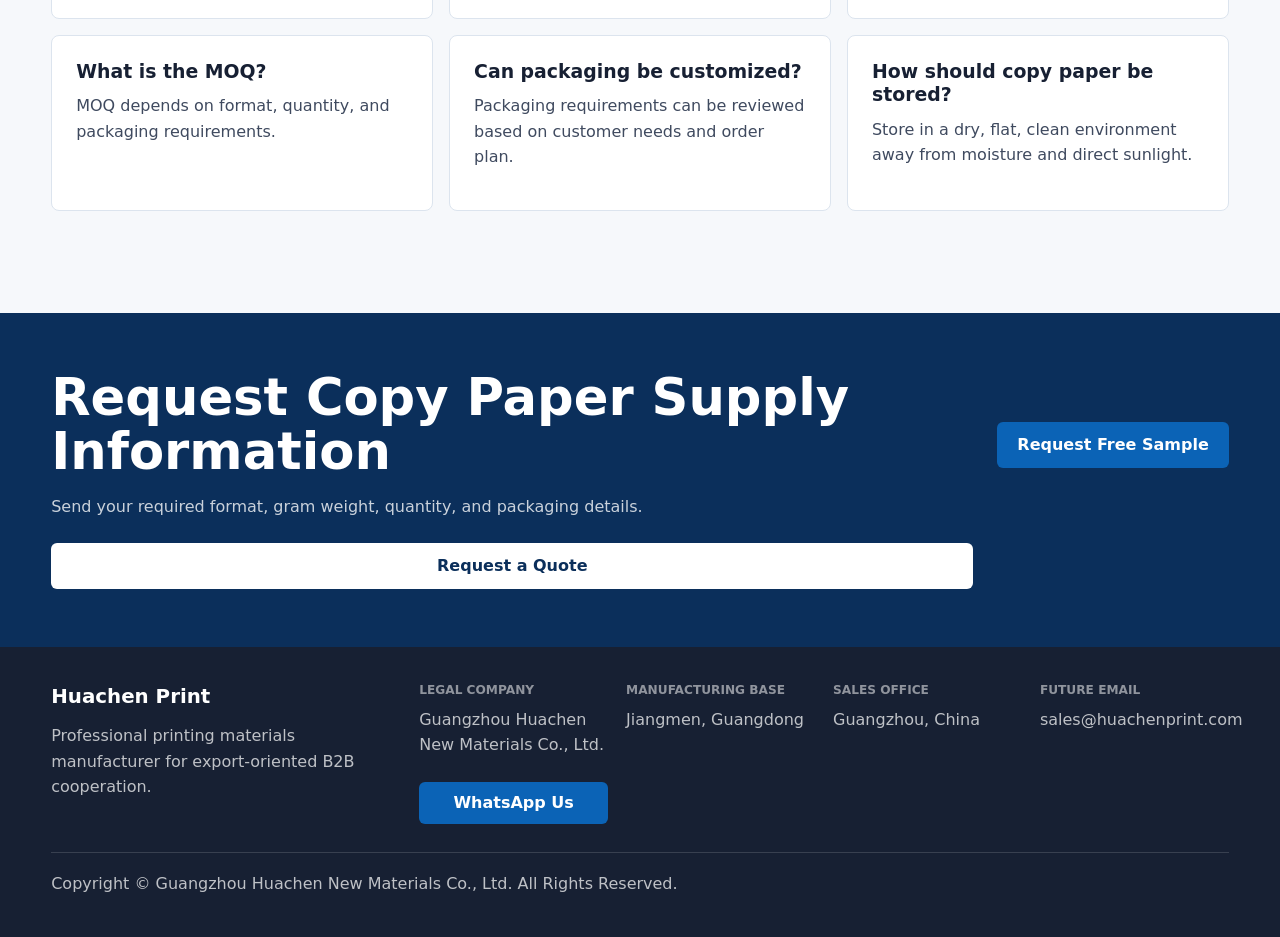
<file: copy-paper.html>
<!doctype html>
<html lang="en">
  <head>
    <meta charset="utf-8" />
    <meta name="viewport" content="width=device-width, initial-scale=1" />
    <title>Reliable A3 and A4 Copy Paper for Office Supply Channels | Huachen Print</title>
    <meta name="description" content="A3, A4, and A5 copy paper for wholesale distribution, stationery channels, and daily office printing, with 70g and 80g options." />
    <link rel="canonical" href="https://www.huachenprint.com/copy-paper.html" />
    <link rel="icon" href="./favicon.ico" sizes="any" />
    <meta property="og:type" content="website" />
    <meta property="og:title" content="Reliable A3 and A4 Copy Paper for Office Supply Channels | Huachen Print" />
    <meta property="og:description" content="Explore Huachen Print copy paper for offices, schools and commercial use, with reliable print performance, flexible specifications and supply support for buyers." />
    <meta property="og:url" content="https://www.huachenprint.com/copy-paper.html" />
    <meta property="og:image" content="https://www.huachenprint.com/assets/images/og-image.jpg" />
    <meta name="twitter:card" content="summary_large_image" />
    <link rel="stylesheet" href="./styles.css" />
  </head>
  <body>
    <header class="site-header"><a class="brand" href="./index.html"><img src="./assets/images/logo-huachen-print.jpg" alt="Huachen Print" /></a><button class="menu-button" type="button" aria-label="Open navigation" aria-expanded="false"><span></span><span></span><span></span></button><nav class="site-nav"><a href="./about.html">About</a><a href="./products.html">Products</a><a href="./dtf-film.html">DTF Film</a><a href="./applications.html">Applications</a><a href="./index.html#knowledge">Knowledge</a><a href="./index.html#contact">Contact</a></nav><a class="header-cta" href="https://wa.me/85262184940?text=Request%20Copy%20Paper%20Sample">Request Sample</a></header>
    <main>
      <section class="page-hero"><div><div class="breadcrumb">Home / Products / Copy Paper</div><p class="eyebrow">A3 / A4 Copy Paper</p><h1>Reliable Copy Paper for Office Supply and Wholesale Channels</h1><p>Practical office paper supply for buyers who need common formats, stable packaging, and repeatable sourcing for daily printing markets.</p><div class="hero-actions"><a class="button primary" href="https://wa.me/85262184940?text=Request%20Copy%20Paper%20Sample">Request Free Sample</a><a class="button secondary" href="mailto:alice-hc@outlook.com?subject=Copy%20Paper%20Quotation%20Request">Request a Quote</a></div></div><img src="./assets/images/copy-paper.jpg" alt="A4 copy paper" /></section>
      <section class="section"><div class="content-grid"><article class="content-panel"><p class="eyebrow">Product Overview</p><h2>Office Paper Supply That Supports Daily Business Printing</h2><p class="lead">Copy paper buyers need dependable formats, predictable packaging, and easy reorder communication.</p><p>Huachen Print supplies A3, A4, and A5 office paper options for wholesale distributors, stationery channels, office supply buyers, and printing businesses.</p></article><aside class="spec-card"><h3>Fast Inquiry Path</h3><p>Share your format, gram weight, quantity, and packaging needs. We can help confirm supply and quotation details.</p><a class="button primary full" href="https://wa.me/85262184940?text=Request%20Copy%20Paper%20Sample">Request Free Sample</a></aside></div></section>
      <section class="section product-focus"><div class="section-heading"><p class="eyebrow">Key Benefits</p><h2>Why This Product Matters to Buyers</h2></div><div class="value-grid"><article class="value-card"><span>1</span><h3>Smooth Feeding</h3><p>Suitable paper selection helps support stable feeding in daily office printing use.</p></article><article class="value-card"><span>2</span><h3>Clean Printing Performance</h3><p>Designed for common document printing needs in offices, schools, and business environments.</p></article><article class="value-card"><span>3</span><h3>Stable Supply Discussion</h3><p>Repeat order needs can be reviewed for distributors and stationery channels.</p></article><article class="value-card"><span>4</span><h3>Flexible Requirements</h3><p>Product and packaging details can be discussed according to target market needs.</p></article><article class="value-card"><span>5</span><h3>Simple Product Selection</h3><p>70g and 80g options support common business printing requirements.</p></article><article class="value-card"><span>6</span><h3>B2B Coordination</h3><p>Quotation, packaging, and shipment details can be handled through direct communication.</p></article></div></section>
      <section class="section"><div class="section-heading"><p class="eyebrow">Ideal For</p><h2>Suitable for Office Paper Supply Businesses</h2></div><div class="buyer-grid"><article class="buyer-card"><h3>Office Supply Buyers</h3><p>For daily document printing demand.</p></article><article class="buyer-card"><h3>Stationery Channels</h3><p>For shops and regional paper distribution.</p></article><article class="buyer-card"><h3>Wholesale Distributors</h3><p>For volume supply and repeat orders.</p></article><article class="buyer-card"><h3>Printing Businesses</h3><p>For routine printing and customer supply needs.</p></article><article class="buyer-card"><h3>Importers</h3><p>For market-specific format and packaging needs.</p></article><article class="buyer-card"><h3>OEM Buyers</h3><p>For packaging discussions according to order plan.</p></article></div><div class="mid-cta"><p>Need to compare A3, A4, or A5 supply options?</p><a class="button primary" href="https://wa.me/85262184940">WhatsApp Us</a><a class="button secondary" href="mailto:alice-hc@outlook.com?subject=Copy%20Paper%20Specification%20Request">Request Specifications</a></div></section>
      <section class="section manufacturing"><div class="section-heading"><p class="eyebrow">Applications</p><h2>Common Office Paper Use Cases</h2></div><div class="application-card-grid"><article class="application-card"><h3>Office Printing</h3><p>For daily documents and business paperwork.</p></article><article class="application-card"><h3>Stationery Supply</h3><p>For retail and office supply channels.</p></article><article class="application-card"><h3>Wholesale Distribution</h3><p>For buyers building paper product supply lines.</p></article></div></section>
      <section class="section"><div class="content-grid"><article class="content-panel"><p class="eyebrow">Specifications</p><h2>Technical Information</h2><table class="spec-table"><tr><th>Product</th><td>Office Copy Paper</td></tr><tr><th>Gram Weight</th><td>70g / 80g</td></tr><tr><th>Common Formats</th><td>A3 / A4 / A5</td></tr><tr><th>Package</th><td>500 sheets per package</td></tr><tr><th>Box Quantity</th><td>5 packages per box</td></tr><tr><th>Box Weight</th><td>A3 approx. 26kg/box, A4/A5 approx. 13kg/box</td></tr></table></article><aside class="spec-card"><h3>Packaging & Customization</h3><p>Format, gram weight, packaging, and order requirements can be discussed according to customer market and supply needs.</p></aside></div></section>
      <section class="section product-focus"><div class="section-heading"><p class="eyebrow">Product FAQ</p><h2>Common Buyer Questions</h2></div><div class="faq-grid"><article class="faq-item"><h3>Is sample available?</h3><p>Sample details can be discussed according to format and shipping destination.</p></article><article class="faq-item"><h3>Which formats are available?</h3><p>Common formats include A3, A4, and A5.</p></article><article class="faq-item"><h3>What gram weights are available?</h3><p>Common options include 70g and 80g.</p></article><article class="faq-item"><h3>What is the MOQ?</h3><p>MOQ depends on format, quantity, and packaging requirements.</p></article><article class="faq-item"><h3>Can packaging be customized?</h3><p>Packaging requirements can be reviewed based on customer needs and order plan.</p></article><article class="faq-item"><h3>How should copy paper be stored?</h3><p>Store in a dry, flat, clean environment away from moisture and direct sunlight.</p></article></div></section>
      <section class="page-cta"><div><h2>Request Copy Paper Supply Information</h2><p>Send your required format, gram weight, quantity, and packaging details.</p></div><a class="button primary" href="https://wa.me/85262184940?text=Request%20Copy%20Paper%20Sample">Request Free Sample</a><a class="button secondary" href="mailto:alice-hc@outlook.com?subject=Copy%20Paper%20Quotation%20Request">Request a Quote</a></section>
    </main>
    <footer class="site-footer"><div class="footer-brand"><strong>Huachen Print</strong><p>Professional printing materials manufacturer for export-oriented B2B cooperation.</p></div><div class="footer-grid"><div><span>Legal Company</span><p>Guangzhou Huachen New Materials Co., Ltd.</p></div><div><span>Manufacturing Base</span><p>Jiangmen, Guangdong</p></div><div><span>Sales Office</span><p>Guangzhou, China</p></div><div><span>Future Email</span><p>sales@huachenprint.com</p></div><a class="footer-whatsapp" href="https://wa.me/85262184940">WhatsApp Us</a></div><div class="footer-legal"><p>Copyright &copy; Guangzhou Huachen New Materials Co., Ltd. All Rights Reserved.</p></div></footer><script src="./site.js"></script>
  </body>
</html>
</file>
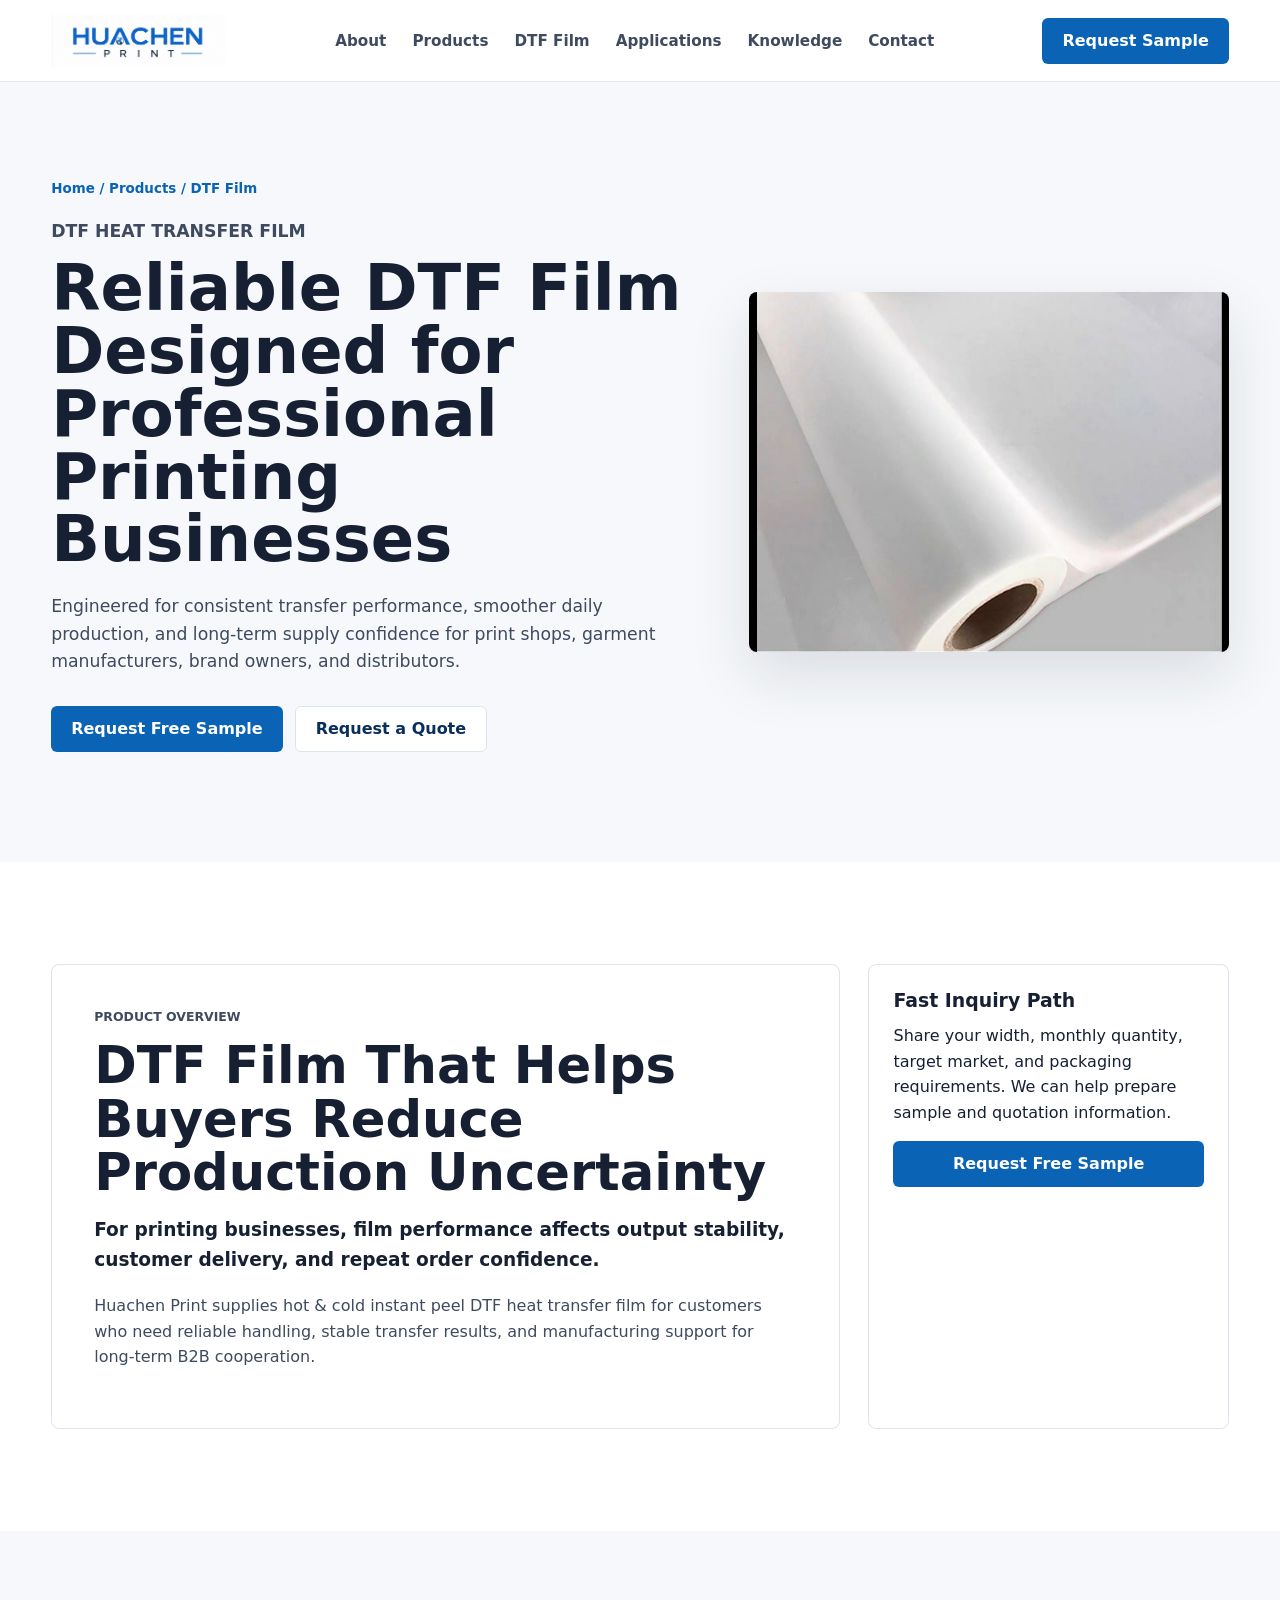
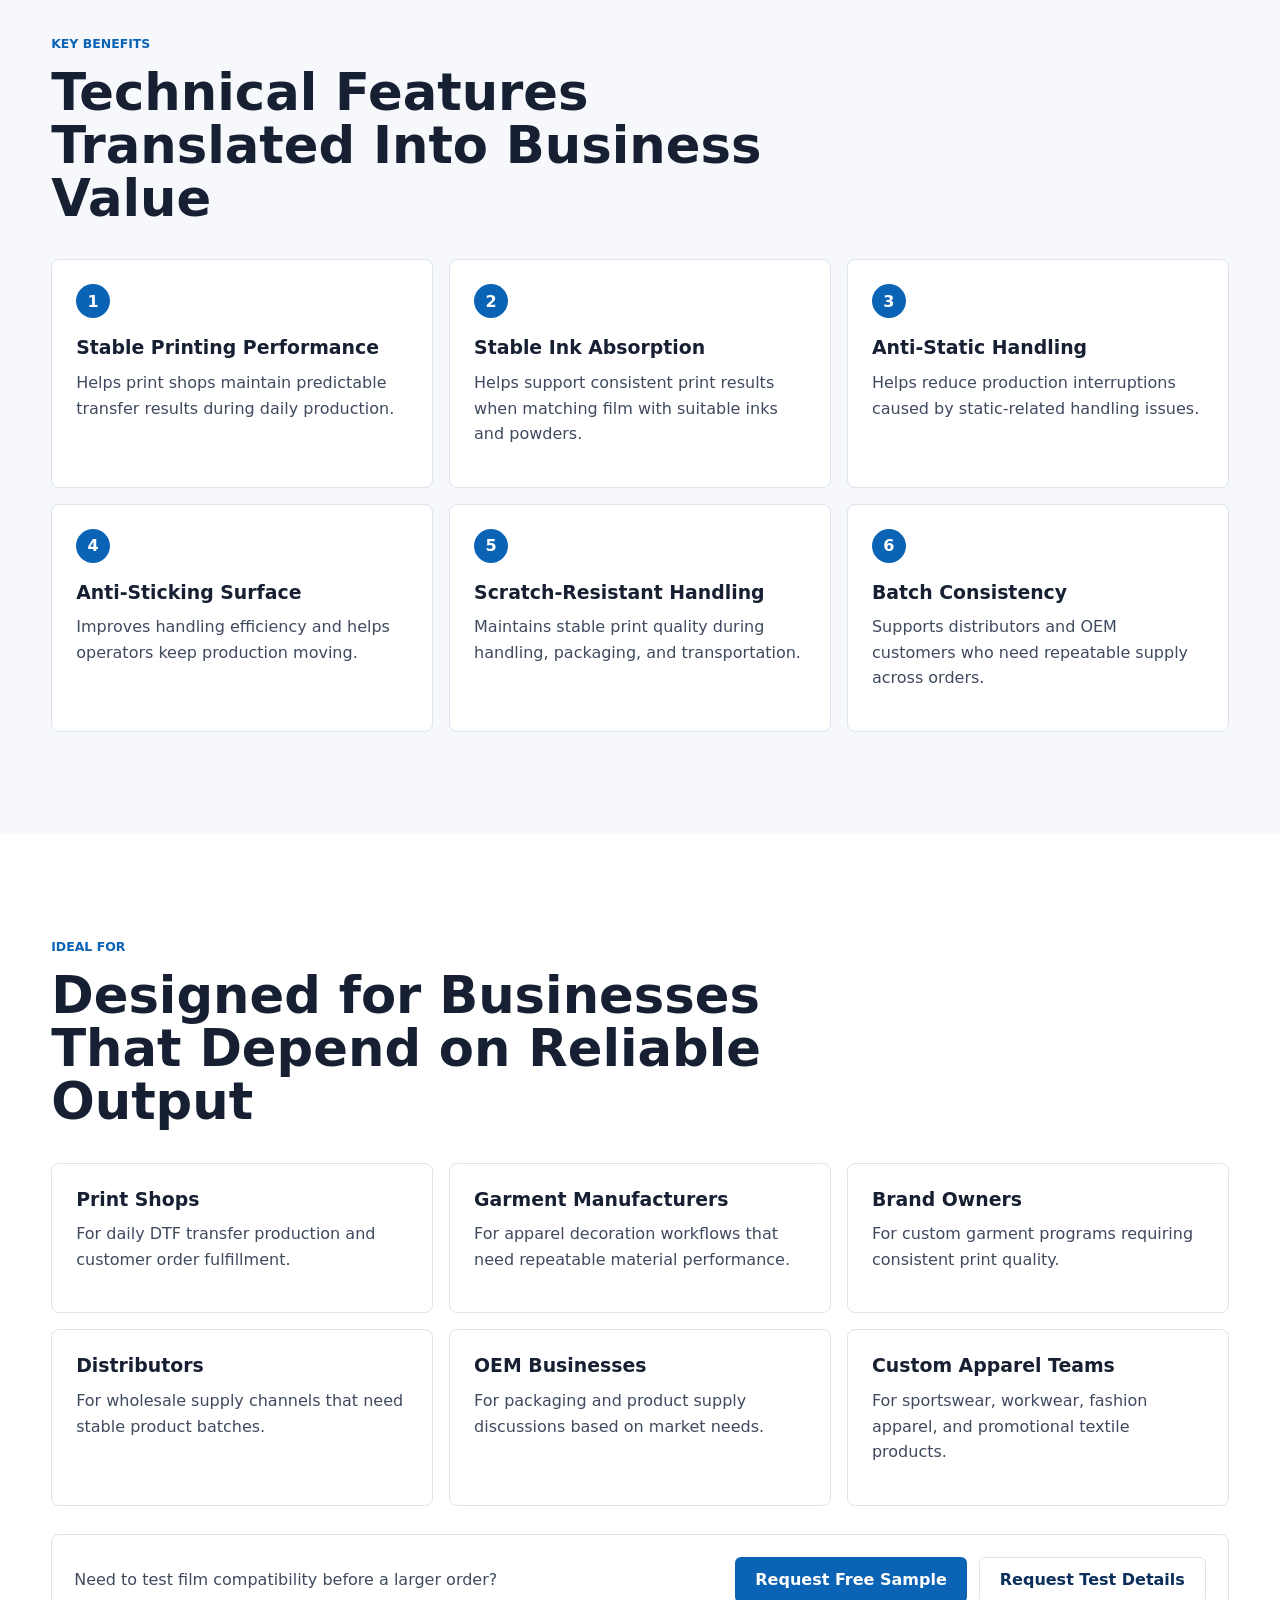
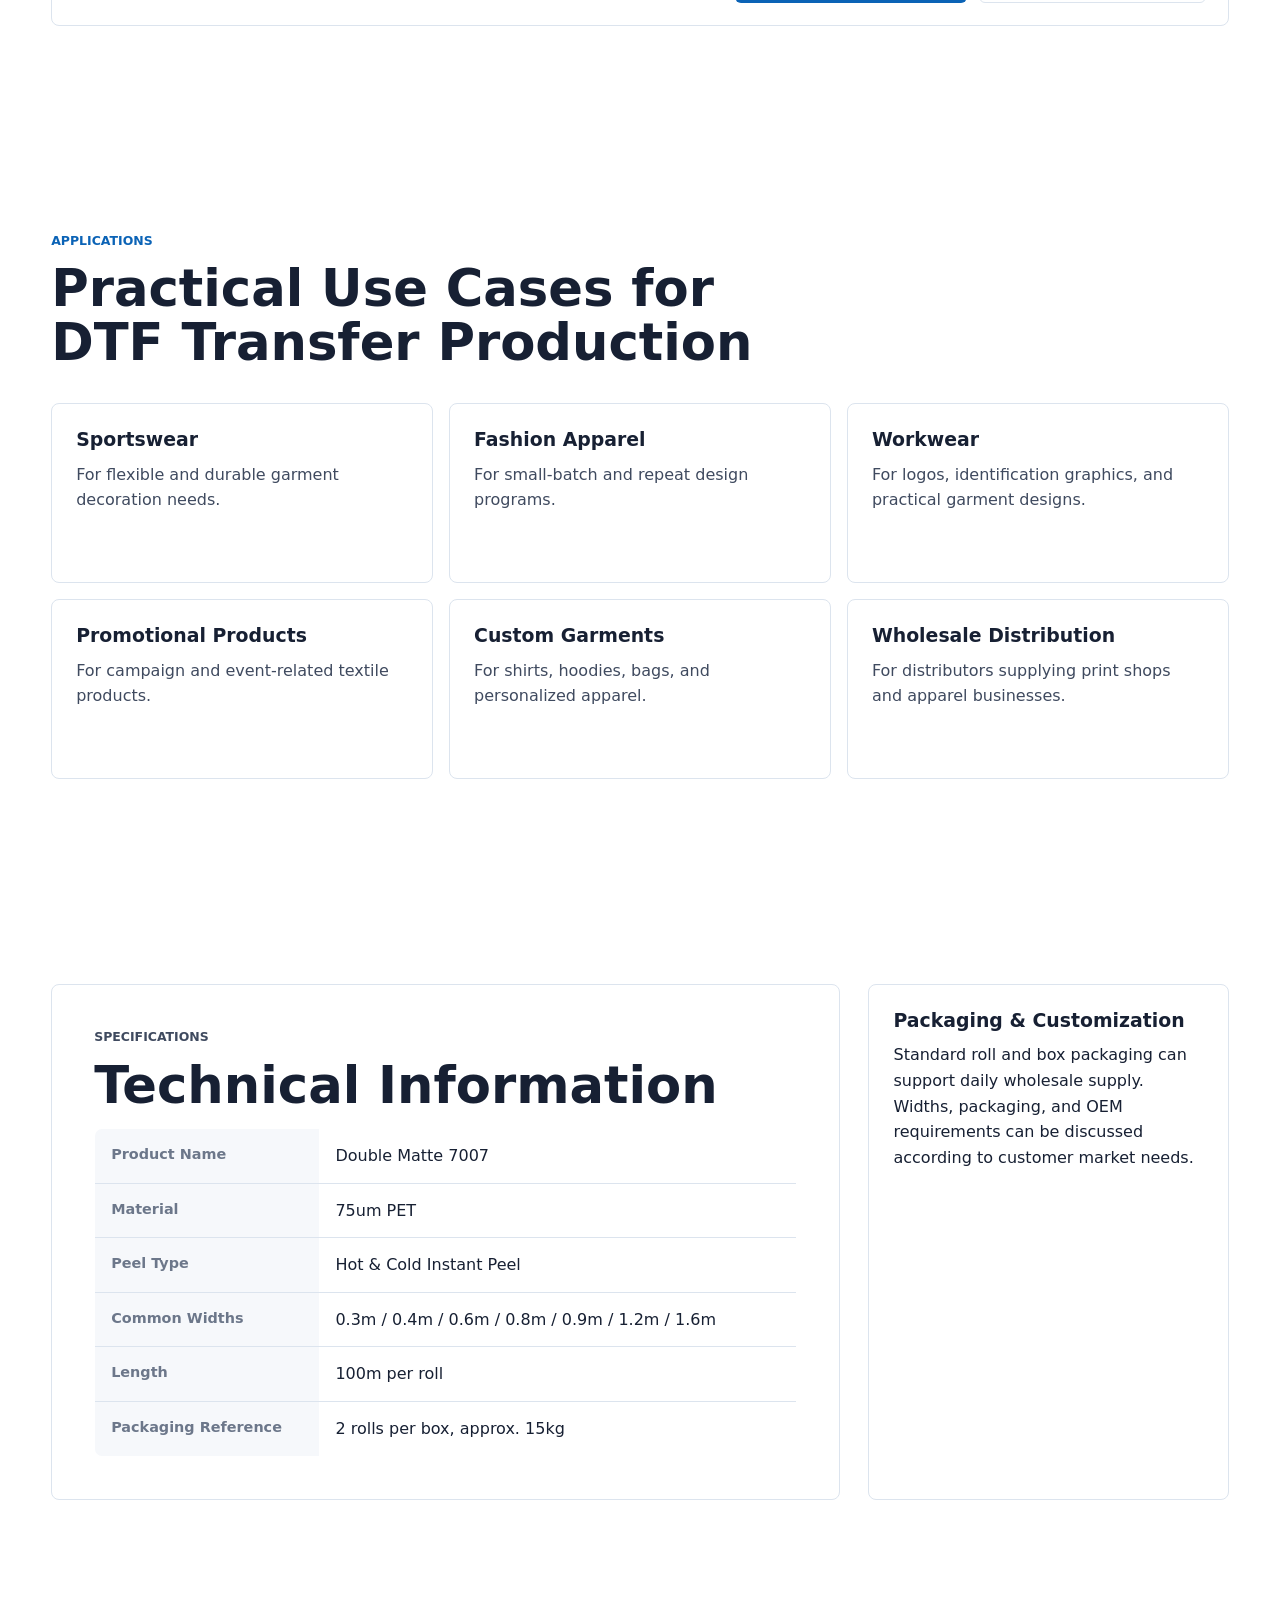
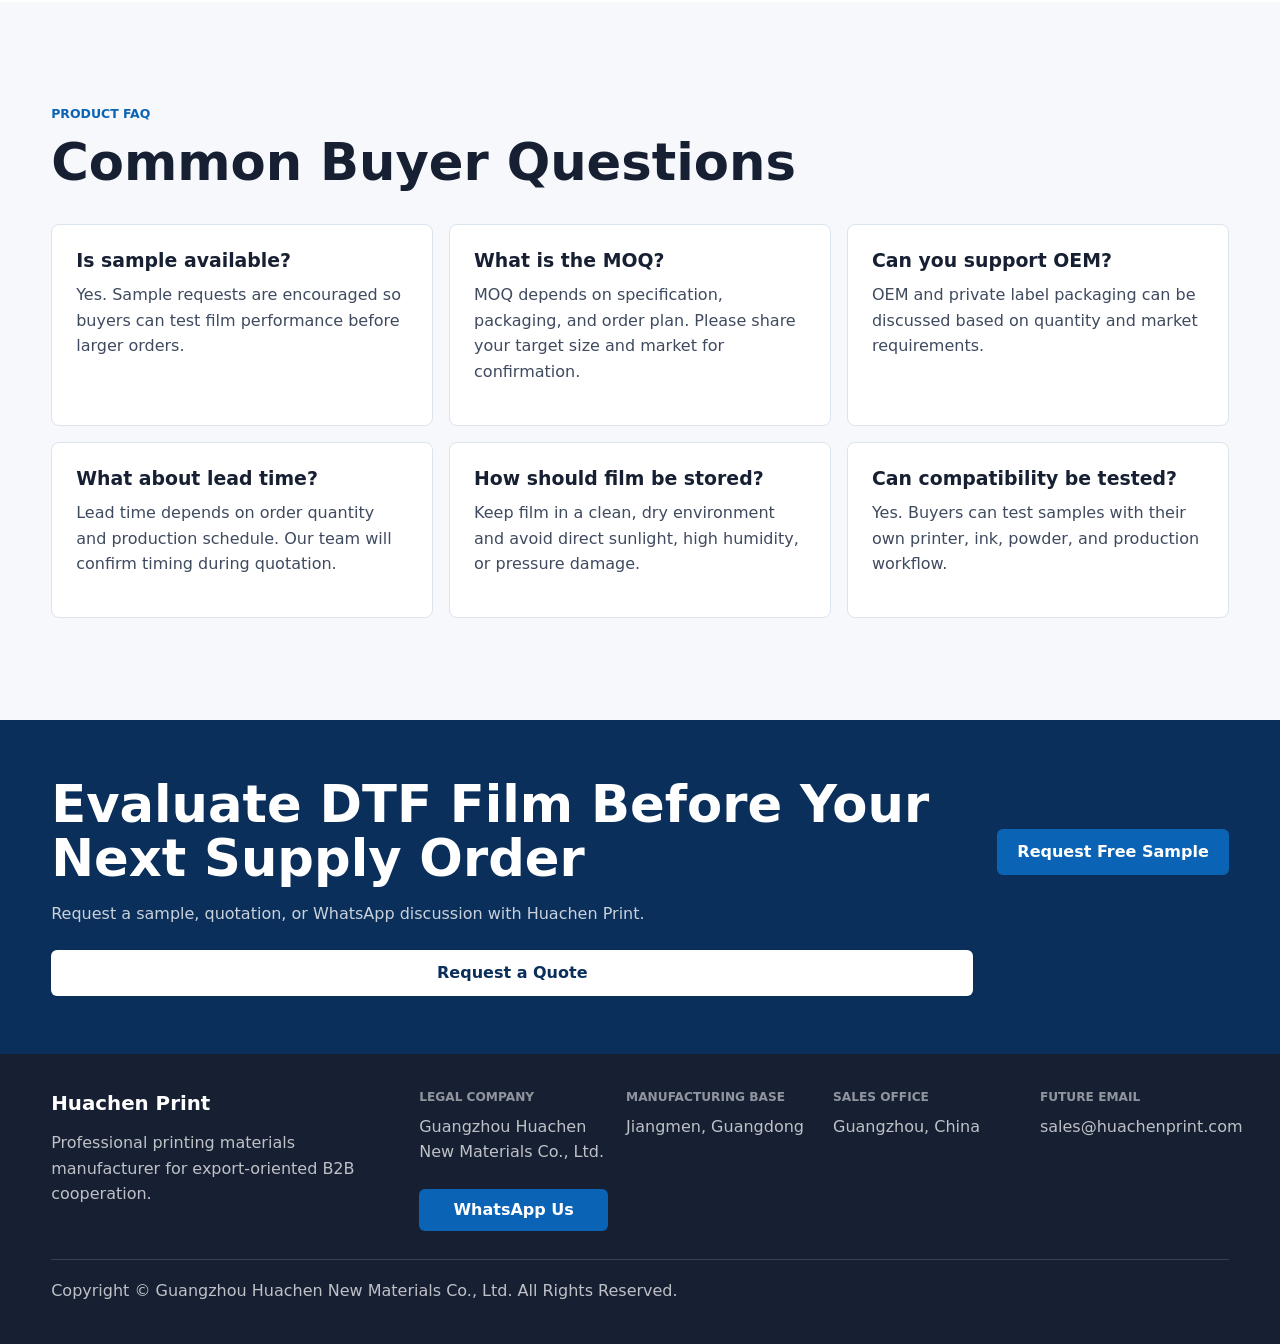
<file: dtf-film.html>
<!doctype html>
<html lang="en">
  <head>
    <meta charset="utf-8" />
    <meta name="viewport" content="width=device-width, initial-scale=1" />
    <title>Reliable DTF Film for Professional Printing Businesses | Huachen Print</title>
    <meta
      name="description"
      content="Hot and cold instant peel DTF film engineered for stable printing performance, batch consistency, and long-term supply for print shops, garment businesses, and distributors."
    />
    <link rel="canonical" href="https://www.huachenprint.com/dtf-film.html" />
    <link rel="icon" href="./favicon.ico" sizes="any" />
    <meta property="og:type" content="website" />
    <meta property="og:title" content="Reliable DTF Film for Professional Printing Businesses | Huachen Print" />
    <meta property="og:description" content="Explore Huachen Print DTF PET film for professional printing, with consistent coating, reliable release performance, flexible specifications and sample support." />
    <meta property="og:url" content="https://www.huachenprint.com/dtf-film.html" />
    <meta property="og:image" content="https://www.huachenprint.com/assets/images/og-image.jpg" />
    <meta name="twitter:card" content="summary_large_image" />
    <link rel="stylesheet" href="./styles.css" />
  </head>
  <body>
    <header class="site-header"><a class="brand" href="./index.html"><img src="./assets/images/logo-huachen-print.jpg" alt="Huachen Print" /></a><button class="menu-button" type="button" aria-label="Open navigation" aria-expanded="false"><span></span><span></span><span></span></button><nav class="site-nav"><a href="./about.html">About</a><a href="./products.html">Products</a><a href="./dtf-film.html">DTF Film</a><a href="./applications.html">Applications</a><a href="./index.html#knowledge">Knowledge</a><a href="./index.html#contact">Contact</a></nav><a class="header-cta" href="https://wa.me/85262184940?text=Request%20DTF%20Film%20Sample">Request Sample</a></header>
    <main>
      <section class="page-hero">
        <div>
          <div class="breadcrumb">Home / Products / DTF Film</div>
          <p class="eyebrow">DTF Heat Transfer Film</p>
          <h1>Reliable DTF Film Designed for Professional Printing Businesses</h1>
          <p>Engineered for consistent transfer performance, smoother daily production, and long-term supply confidence for print shops, garment manufacturers, brand owners, and distributors.</p>
          <div class="hero-actions"><a class="button primary" href="https://wa.me/85262184940?text=Request%20DTF%20Film%20Sample">Request Free Sample</a><a class="button secondary" href="mailto:alice-hc@outlook.com?subject=DTF%20Film%20Quotation%20Request">Request a Quote</a></div>
        </div>
        <img src="./assets/images/dtf-film-detail.jpg" alt="DTF heat transfer film close-up" />
      </section>

      <section class="section">
        <div class="content-grid">
          <article class="content-panel">
            <p class="eyebrow">Product Overview</p>
            <h2>DTF Film That Helps Buyers Reduce Production Uncertainty</h2>
            <p class="lead">For printing businesses, film performance affects output stability, customer delivery, and repeat order confidence.</p>
            <p>Huachen Print supplies hot & cold instant peel DTF heat transfer film for customers who need reliable handling, stable transfer results, and manufacturing support for long-term B2B cooperation.</p>
          </article>
          <aside class="spec-card"><h3>Fast Inquiry Path</h3><p>Share your width, monthly quantity, target market, and packaging requirements. We can help prepare sample and quotation information.</p><a class="button primary full" href="https://wa.me/85262184940?text=Request%20DTF%20Film%20Sample">Request Free Sample</a></aside>
        </div>
      </section>

      <section class="section product-focus">
        <div class="section-heading"><p class="eyebrow">Key Benefits</p><h2>Technical Features Translated Into Business Value</h2></div>
        <div class="value-grid">
          <article class="value-card"><span>1</span><h3>Stable Printing Performance</h3><p>Helps print shops maintain predictable transfer results during daily production.</p></article>
          <article class="value-card"><span>2</span><h3>Stable Ink Absorption</h3><p>Helps support consistent print results when matching film with suitable inks and powders.</p></article>
          <article class="value-card"><span>3</span><h3>Anti-Static Handling</h3><p>Helps reduce production interruptions caused by static-related handling issues.</p></article>
          <article class="value-card"><span>4</span><h3>Anti-Sticking Surface</h3><p>Improves handling efficiency and helps operators keep production moving.</p></article>
          <article class="value-card"><span>5</span><h3>Scratch-Resistant Handling</h3><p>Maintains stable print quality during handling, packaging, and transportation.</p></article>
          <article class="value-card"><span>6</span><h3>Batch Consistency</h3><p>Supports distributors and OEM customers who need repeatable supply across orders.</p></article>
        </div>
      </section>

      <section class="section">
        <div class="section-heading"><p class="eyebrow">Ideal For</p><h2>Designed for Businesses That Depend on Reliable Output</h2></div>
        <div class="buyer-grid">
          <article class="buyer-card"><h3>Print Shops</h3><p>For daily DTF transfer production and customer order fulfillment.</p></article>
          <article class="buyer-card"><h3>Garment Manufacturers</h3><p>For apparel decoration workflows that need repeatable material performance.</p></article>
          <article class="buyer-card"><h3>Brand Owners</h3><p>For custom garment programs requiring consistent print quality.</p></article>
          <article class="buyer-card"><h3>Distributors</h3><p>For wholesale supply channels that need stable product batches.</p></article>
          <article class="buyer-card"><h3>OEM Businesses</h3><p>For packaging and product supply discussions based on market needs.</p></article>
          <article class="buyer-card"><h3>Custom Apparel Teams</h3><p>For sportswear, workwear, fashion apparel, and promotional textile products.</p></article>
        </div>
        <div class="mid-cta"><p>Need to test film compatibility before a larger order?</p><a class="button primary" href="https://wa.me/85262184940?text=Request%20DTF%20Film%20Sample">Request Free Sample</a><a class="button secondary" href="mailto:alice-hc@outlook.com?subject=DTF%20Film%20Test%20Request">Request Test Details</a></div>
      </section>

      <section class="section manufacturing">
        <div class="section-heading"><p class="eyebrow">Applications</p><h2>Practical Use Cases for DTF Transfer Production</h2></div>
        <div class="application-card-grid">
          <article class="application-card"><h3>Sportswear</h3><p>For flexible and durable garment decoration needs.</p></article>
          <article class="application-card"><h3>Fashion Apparel</h3><p>For small-batch and repeat design programs.</p></article>
          <article class="application-card"><h3>Workwear</h3><p>For logos, identification graphics, and practical garment designs.</p></article>
          <article class="application-card"><h3>Promotional Products</h3><p>For campaign and event-related textile products.</p></article>
          <article class="application-card"><h3>Custom Garments</h3><p>For shirts, hoodies, bags, and personalized apparel.</p></article>
          <article class="application-card"><h3>Wholesale Distribution</h3><p>For distributors supplying print shops and apparel businesses.</p></article>
        </div>
      </section>

      <section class="section">
        <div class="content-grid">
          <article class="content-panel">
            <p class="eyebrow">Specifications</p>
            <h2>Technical Information</h2>
            <table class="spec-table"><tr><th>Product Name</th><td>Double Matte 7007</td></tr><tr><th>Material</th><td>75um PET</td></tr><tr><th>Peel Type</th><td>Hot & Cold Instant Peel</td></tr><tr><th>Common Widths</th><td>0.3m / 0.4m / 0.6m / 0.8m / 0.9m / 1.2m / 1.6m</td></tr><tr><th>Length</th><td>100m per roll</td></tr><tr><th>Packaging Reference</th><td>2 rolls per box, approx. 15kg</td></tr></table>
          </article>
          <aside class="spec-card"><h3>Packaging & Customization</h3><p>Standard roll and box packaging can support daily wholesale supply. Widths, packaging, and OEM requirements can be discussed according to customer market needs.</p></aside>
        </div>
      </section>

      <section class="section product-focus">
        <div class="section-heading"><p class="eyebrow">Product FAQ</p><h2>Common Buyer Questions</h2></div>
        <div class="faq-grid">
          <article class="faq-item"><h3>Is sample available?</h3><p>Yes. Sample requests are encouraged so buyers can test film performance before larger orders.</p></article>
          <article class="faq-item"><h3>What is the MOQ?</h3><p>MOQ depends on specification, packaging, and order plan. Please share your target size and market for confirmation.</p></article>
          <article class="faq-item"><h3>Can you support OEM?</h3><p>OEM and private label packaging can be discussed based on quantity and market requirements.</p></article>
          <article class="faq-item"><h3>What about lead time?</h3><p>Lead time depends on order quantity and production schedule. Our team will confirm timing during quotation.</p></article>
          <article class="faq-item"><h3>How should film be stored?</h3><p>Keep film in a clean, dry environment and avoid direct sunlight, high humidity, or pressure damage.</p></article>
          <article class="faq-item"><h3>Can compatibility be tested?</h3><p>Yes. Buyers can test samples with their own printer, ink, powder, and production workflow.</p></article>
        </div>
      </section>

      <section class="page-cta"><div><h2>Evaluate DTF Film Before Your Next Supply Order</h2><p>Request a sample, quotation, or WhatsApp discussion with Huachen Print.</p></div><a class="button primary" href="https://wa.me/85262184940?text=Request%20DTF%20Film%20Sample">Request Free Sample</a><a class="button secondary" href="mailto:alice-hc@outlook.com?subject=DTF%20Film%20Quotation%20Request">Request a Quote</a></section>
    </main>
    <footer class="site-footer"><div class="footer-brand"><strong>Huachen Print</strong><p>Professional printing materials manufacturer for export-oriented B2B cooperation.</p></div><div class="footer-grid"><div><span>Legal Company</span><p>Guangzhou Huachen New Materials Co., Ltd.</p></div><div><span>Manufacturing Base</span><p>Jiangmen, Guangdong</p></div><div><span>Sales Office</span><p>Guangzhou, China</p></div><div><span>Future Email</span><p>sales@huachenprint.com</p></div><a class="footer-whatsapp" href="https://wa.me/85262184940">WhatsApp Us</a></div><div class="footer-legal"><p>Copyright &copy; Guangzhou Huachen New Materials Co., Ltd. All Rights Reserved.</p></div></footer><script src="./site.js"></script>
  </body>
</html>
</file>
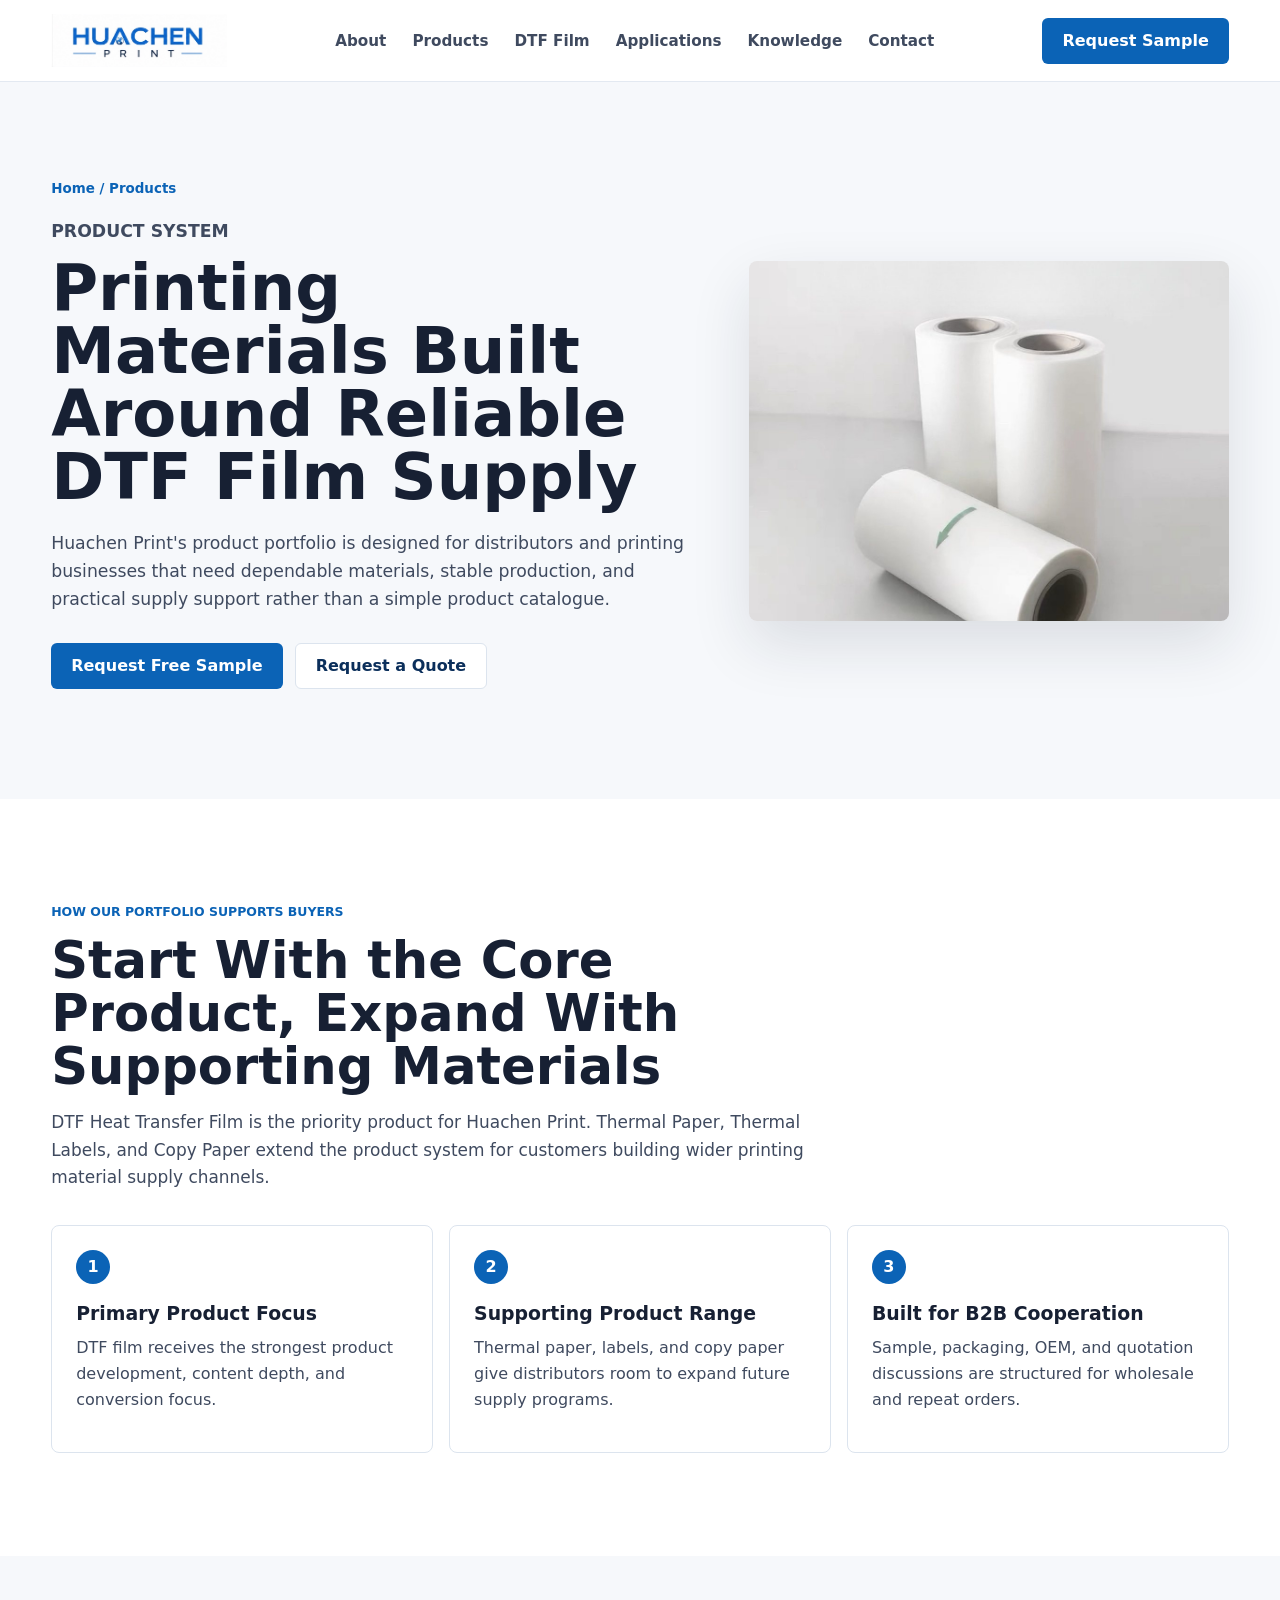
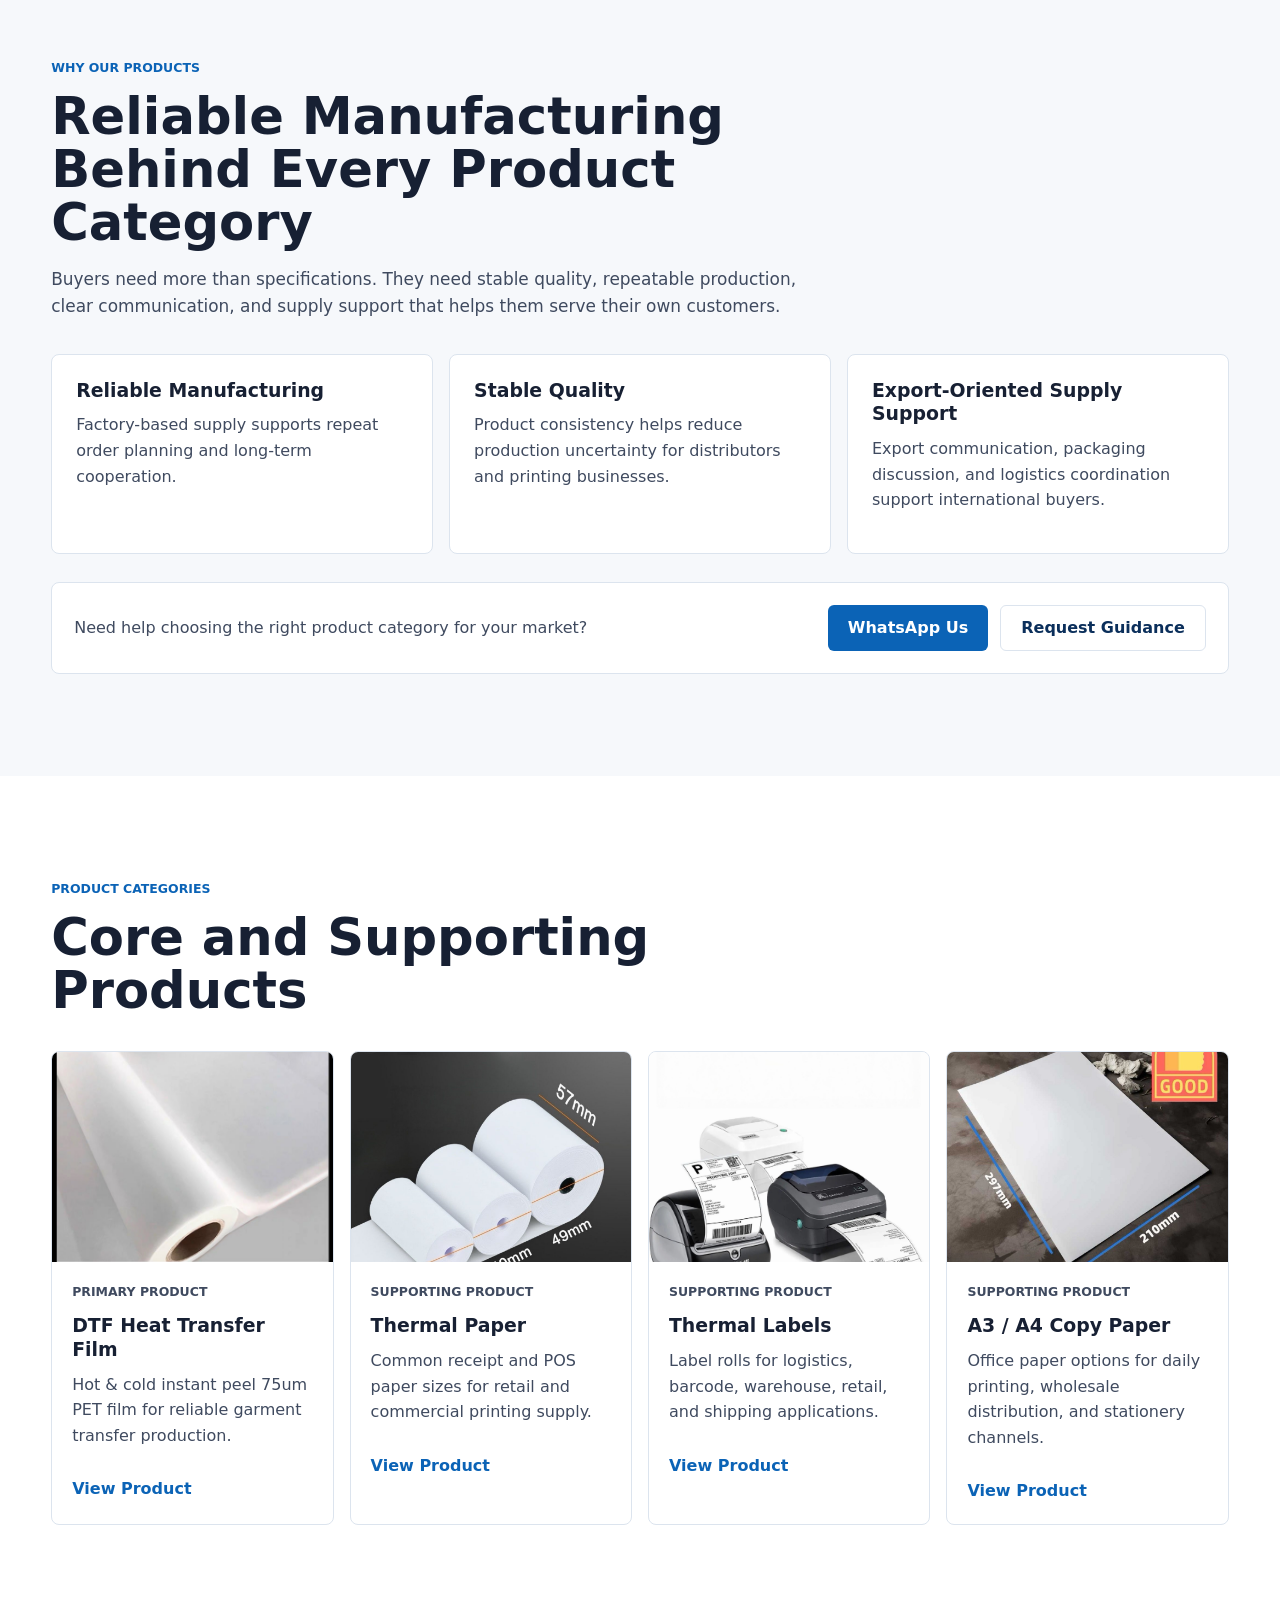
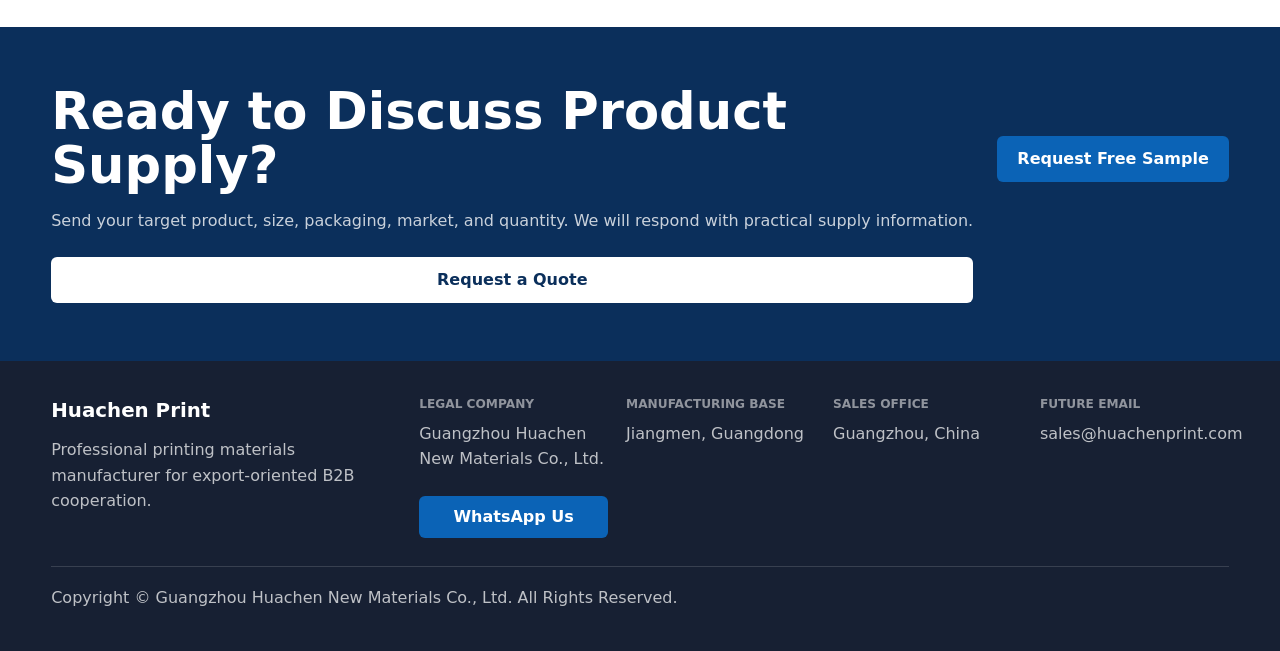
<file: products.html>
<!doctype html>
<html lang="en">
  <head>
    <meta charset="utf-8" />
    <meta name="viewport" content="width=device-width, initial-scale=1" />
    <title>Products | DTF Film and Printing Materials | Huachen Print</title>
    <meta
      name="description"
      content="Explore Huachen Print's product system led by DTF heat transfer film, with supporting thermal paper, thermal labels, and copy paper for export-oriented B2B supply."
    />
    <link rel="canonical" href="https://www.huachenprint.com/products.html" />
    <link rel="icon" href="./favicon.ico" sizes="any" />
    <meta property="og:type" content="website" />
    <meta property="og:title" content="Products | DTF Film and Printing Materials | Huachen Print" />
    <meta property="og:description" content="Discover Huachen Print's range of DTF heat transfer film, thermal paper, thermal labels and copy paper for distributors and professional printing businesses." />
    <meta property="og:url" content="https://www.huachenprint.com/products.html" />
    <meta property="og:image" content="https://www.huachenprint.com/assets/images/og-image.jpg" />
    <meta name="twitter:card" content="summary_large_image" />
    <link rel="stylesheet" href="./styles.css" />
  </head>
  <body>
    <header class="site-header">
      <a class="brand" href="./index.html" aria-label="Huachen Print homepage"><img src="./assets/images/logo-huachen-print.jpg" alt="Huachen Print" /></a>
      <button class="menu-button" type="button" aria-label="Open navigation" aria-expanded="false"><span></span><span></span><span></span></button>
      <nav class="site-nav" aria-label="Main navigation"><a href="./about.html">About</a><a href="./products.html">Products</a><a href="./dtf-film.html">DTF Film</a><a href="./applications.html">Applications</a><a href="./index.html#knowledge">Knowledge</a><a href="./index.html#contact">Contact</a></nav>
      <a class="header-cta" href="https://wa.me/85262184940?text=Request%20Free%20Sample">Request Sample</a>
    </header>
    <main>
      <section class="page-hero">
        <div>
          <div class="breadcrumb">Home / Products</div>
          <p class="eyebrow">Product System</p>
          <h1>Printing Materials Built Around Reliable DTF Film Supply</h1>
          <p>
            Huachen Print's product portfolio is designed for distributors and printing businesses
            that need dependable materials, stable production, and practical supply support rather
            than a simple product catalogue.
          </p>
          <div class="hero-actions"><a class="button primary" href="https://wa.me/85262184940?text=Request%20Free%20Sample">Request Free Sample</a><a class="button secondary" href="mailto:alice-hc@outlook.com?subject=Product%20Quotation%20Request">Request a Quote</a></div>
        </div>
        <img src="./assets/images/dtf-film-rolls.jpg" alt="DTF film rolls" />
      </section>

      <section class="section">
        <div class="section-heading">
          <p class="eyebrow">How Our Portfolio Supports Buyers</p>
          <h2>Start With the Core Product, Expand With Supporting Materials</h2>
          <p>
            DTF Heat Transfer Film is the priority product for Huachen Print. Thermal Paper, Thermal
            Labels, and Copy Paper extend the product system for customers building wider printing
            material supply channels.
          </p>
        </div>
        <div class="value-grid">
          <article class="value-card"><span>1</span><h3>Primary Product Focus</h3><p>DTF film receives the strongest product development, content depth, and conversion focus.</p></article>
          <article class="value-card"><span>2</span><h3>Supporting Product Range</h3><p>Thermal paper, labels, and copy paper give distributors room to expand future supply programs.</p></article>
          <article class="value-card"><span>3</span><h3>Built for B2B Cooperation</h3><p>Sample, packaging, OEM, and quotation discussions are structured for wholesale and repeat orders.</p></article>
        </div>
      </section>

      <section class="section product-focus">
        <div class="section-heading">
          <p class="eyebrow">Why Our Products</p>
          <h2>Reliable Manufacturing Behind Every Product Category</h2>
          <p>
            Buyers need more than specifications. They need stable quality, repeatable production,
            clear communication, and supply support that helps them serve their own customers.
          </p>
        </div>
        <div class="trust-grid">
          <article><h3>Reliable Manufacturing</h3><p>Factory-based supply supports repeat order planning and long-term cooperation.</p></article>
          <article><h3>Stable Quality</h3><p>Product consistency helps reduce production uncertainty for distributors and printing businesses.</p></article>
          <article><h3>Export-Oriented Supply Support</h3><p>Export communication, packaging discussion, and logistics coordination support international buyers.</p></article>
        </div>
        <div class="mid-cta"><p>Need help choosing the right product category for your market?</p><a class="button primary" href="https://wa.me/85262184940">WhatsApp Us</a><a class="button secondary" href="mailto:alice-hc@outlook.com?subject=Product%20Selection%20Inquiry">Request Guidance</a></div>
      </section>

      <section class="section">
        <div class="section-heading">
          <p class="eyebrow">Product Categories</p>
          <h2>Core and Supporting Products</h2>
        </div>
        <div class="product-card-grid">
          <article class="product-card">
            <img src="./assets/images/dtf-film-detail.jpg" alt="DTF heat transfer film" />
            <div><p class="eyebrow">Primary Product</p><h3>DTF Heat Transfer Film</h3><p>Hot & cold instant peel 75um PET film for reliable garment transfer production.</p><a href="./dtf-film.html">View Product</a></div>
          </article>
          <article class="product-card">
            <img src="./assets/images/thermal-paper-roll.jpg" alt="Thermal paper rolls" />
            <div><p class="eyebrow">Supporting Product</p><h3>Thermal Paper</h3><p>Common receipt and POS paper sizes for retail and commercial printing supply.</p><a href="./thermal-paper.html">View Product</a></div>
          </article>
          <article class="product-card">
            <img src="./assets/images/thermal-labels.jpg" alt="Thermal labels" />
            <div><p class="eyebrow">Supporting Product</p><h3>Thermal Labels</h3><p>Label rolls for logistics, barcode, warehouse, retail, and shipping applications.</p><a href="./thermal-labels.html">View Product</a></div>
          </article>
          <article class="product-card">
            <img src="./assets/images/copy-paper.jpg" alt="Copy paper" />
            <div><p class="eyebrow">Supporting Product</p><h3>A3 / A4 Copy Paper</h3><p>Office paper options for daily printing, wholesale distribution, and stationery channels.</p><a href="./copy-paper.html">View Product</a></div>
          </article>
        </div>
      </section>

      <section class="page-cta">
        <div><h2>Ready to Discuss Product Supply?</h2><p>Send your target product, size, packaging, market, and quantity. We will respond with practical supply information.</p></div>
        <a class="button primary" href="https://wa.me/85262184940?text=Request%20Free%20Sample">Request Free Sample</a>
        <a class="button secondary" href="mailto:alice-hc@outlook.com?subject=Product%20Quotation%20Request">Request a Quote</a>
      </section>
    </main>
    <footer class="site-footer">
      <div class="footer-brand"><strong>Huachen Print</strong><p>Professional printing materials manufacturer for export-oriented B2B cooperation.</p></div>
      <div class="footer-grid"><div><span>Legal Company</span><p>Guangzhou Huachen New Materials Co., Ltd.</p></div><div><span>Manufacturing Base</span><p>Jiangmen, Guangdong</p></div><div><span>Sales Office</span><p>Guangzhou, China</p></div><div><span>Future Email</span><p>sales@huachenprint.com</p></div><a class="footer-whatsapp" href="https://wa.me/85262184940">WhatsApp Us</a></div>
      <div class="footer-legal"><p>Copyright &copy; Guangzhou Huachen New Materials Co., Ltd. All Rights Reserved.</p></div>
    </footer>
    <script src="./site.js"></script>
  </body>
</html>
</file>
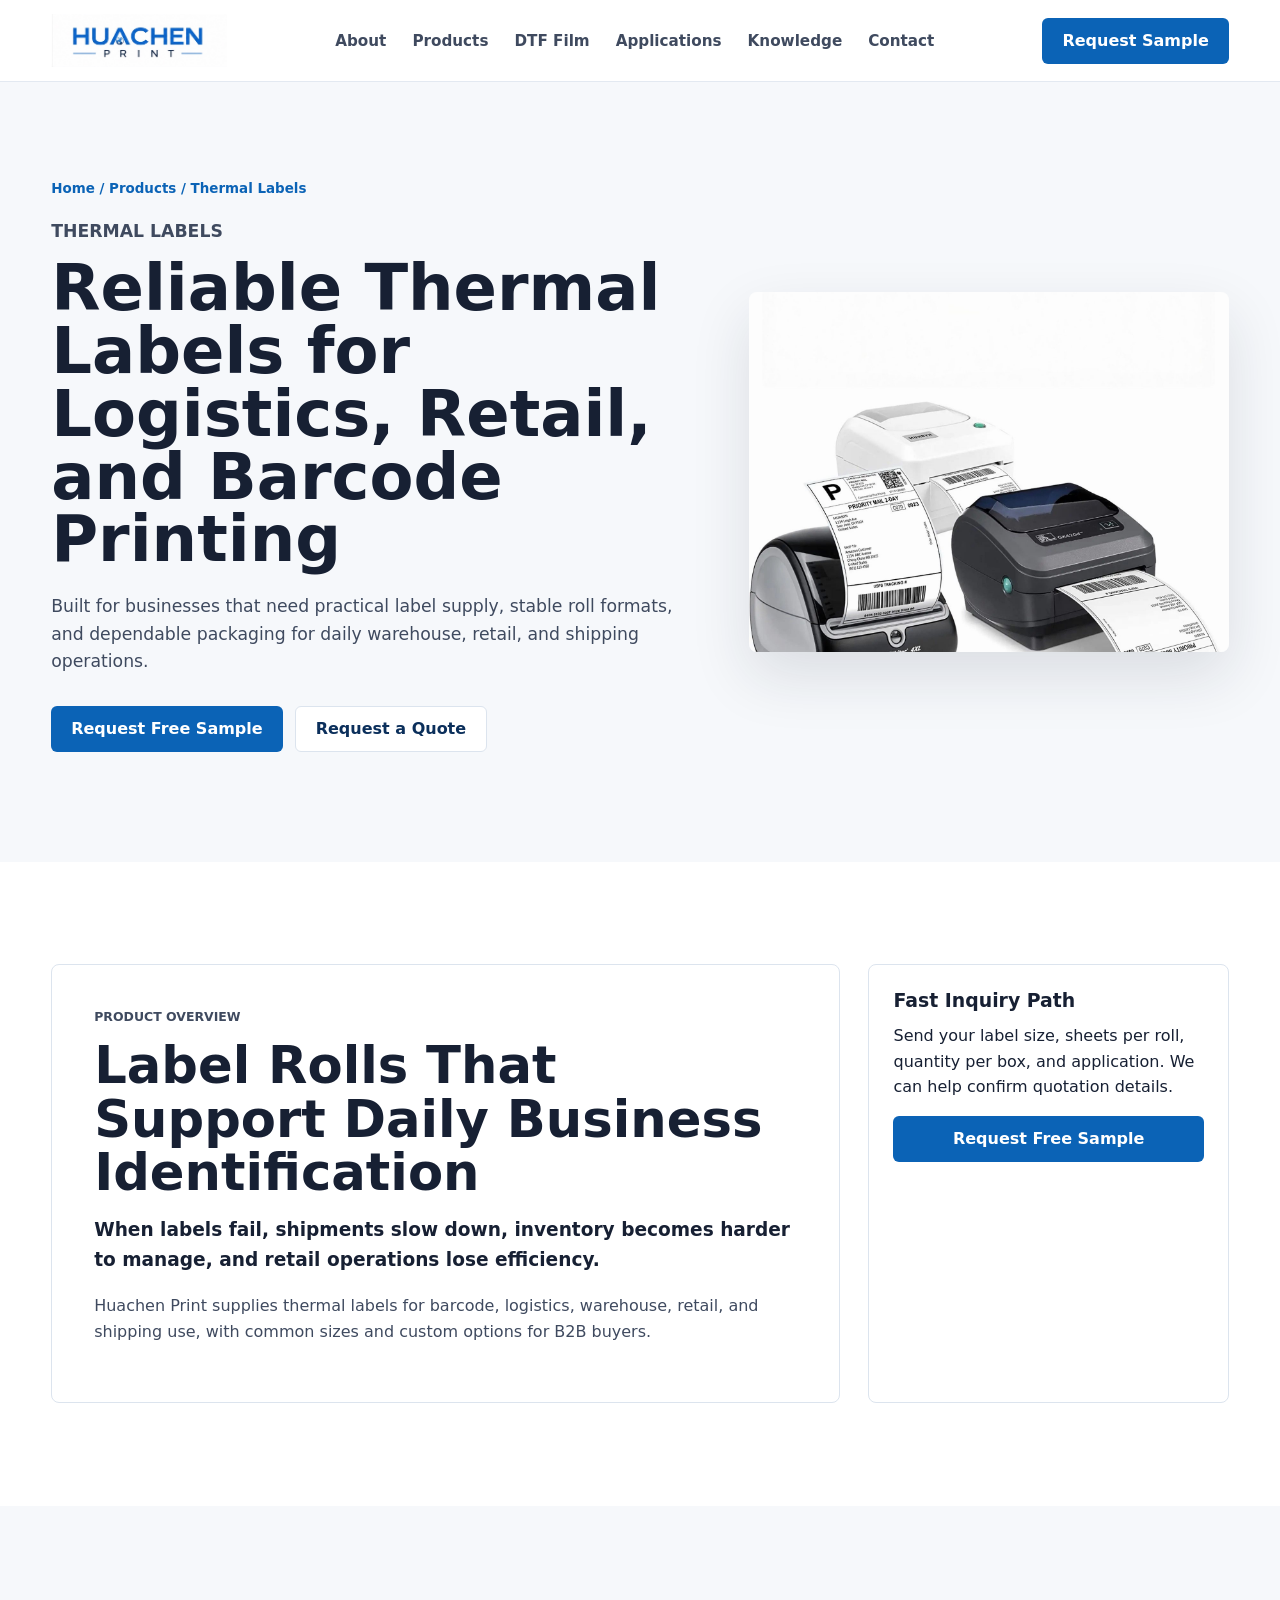
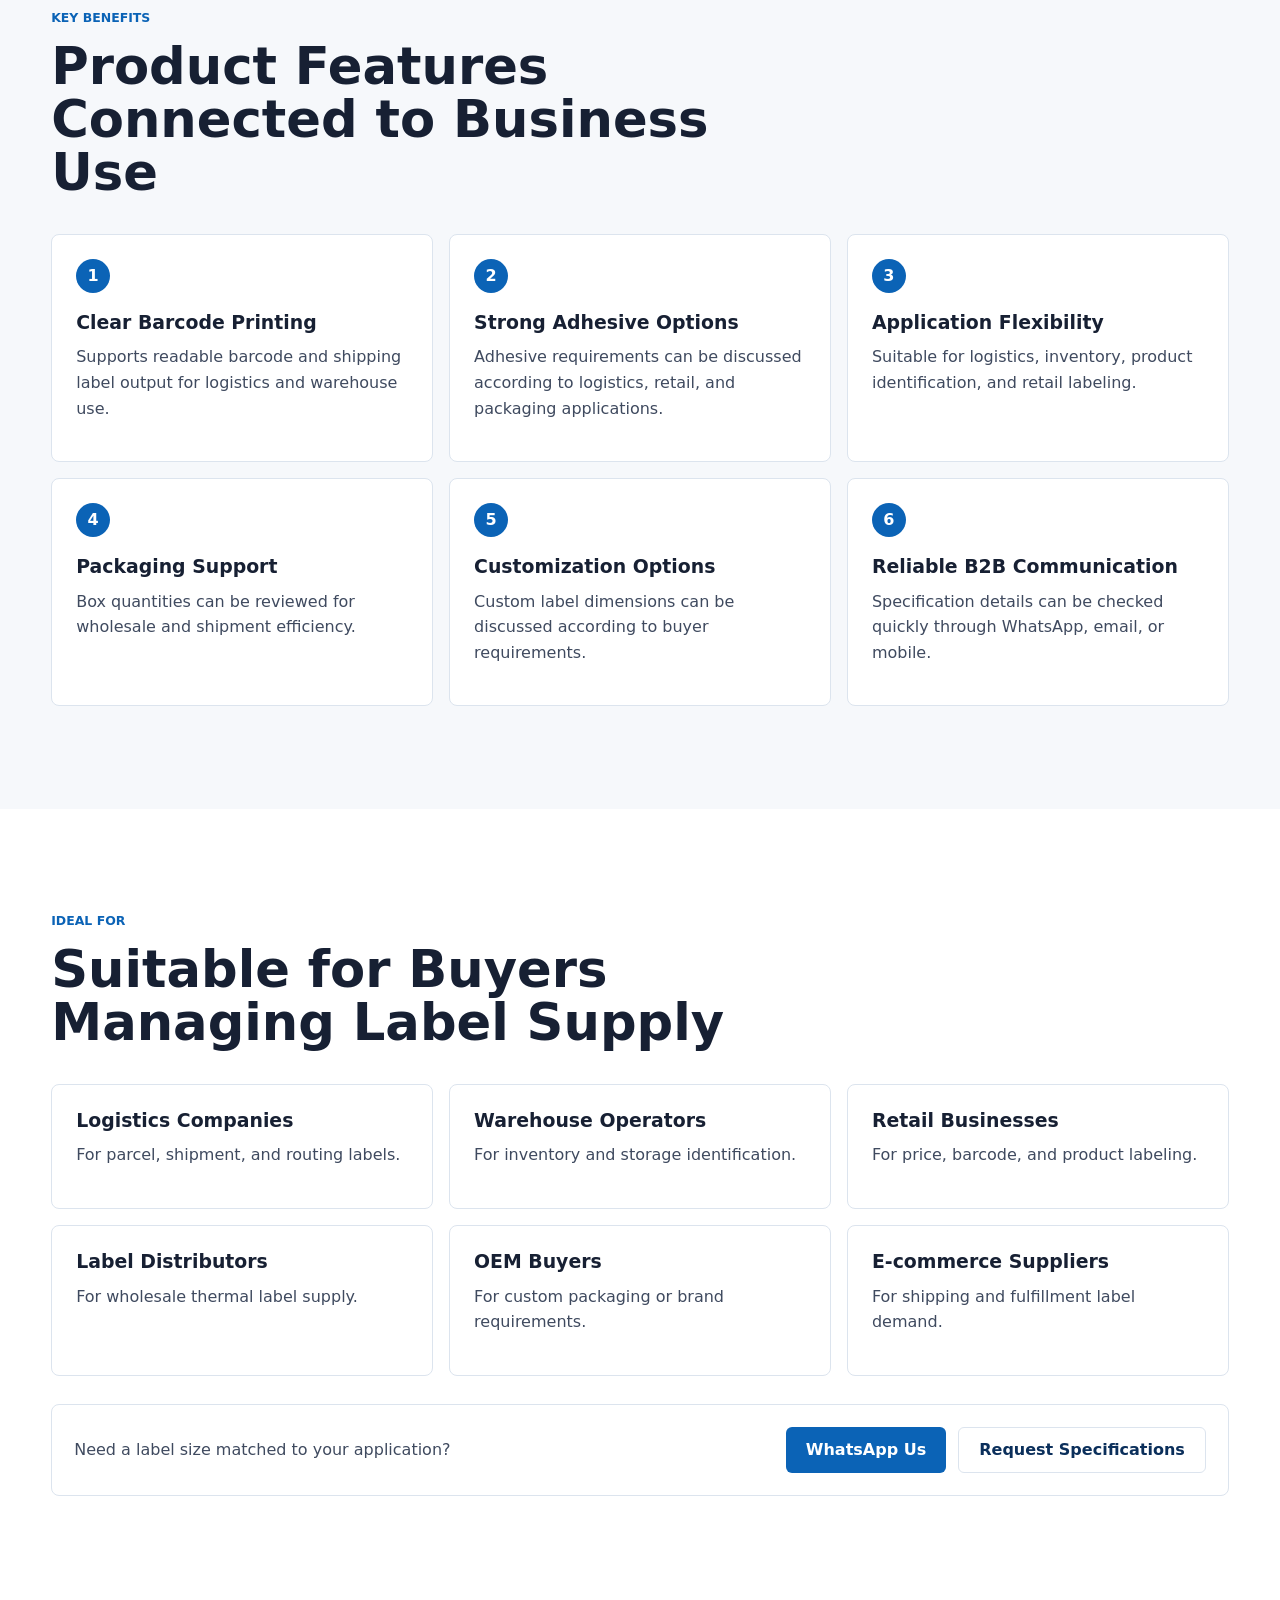
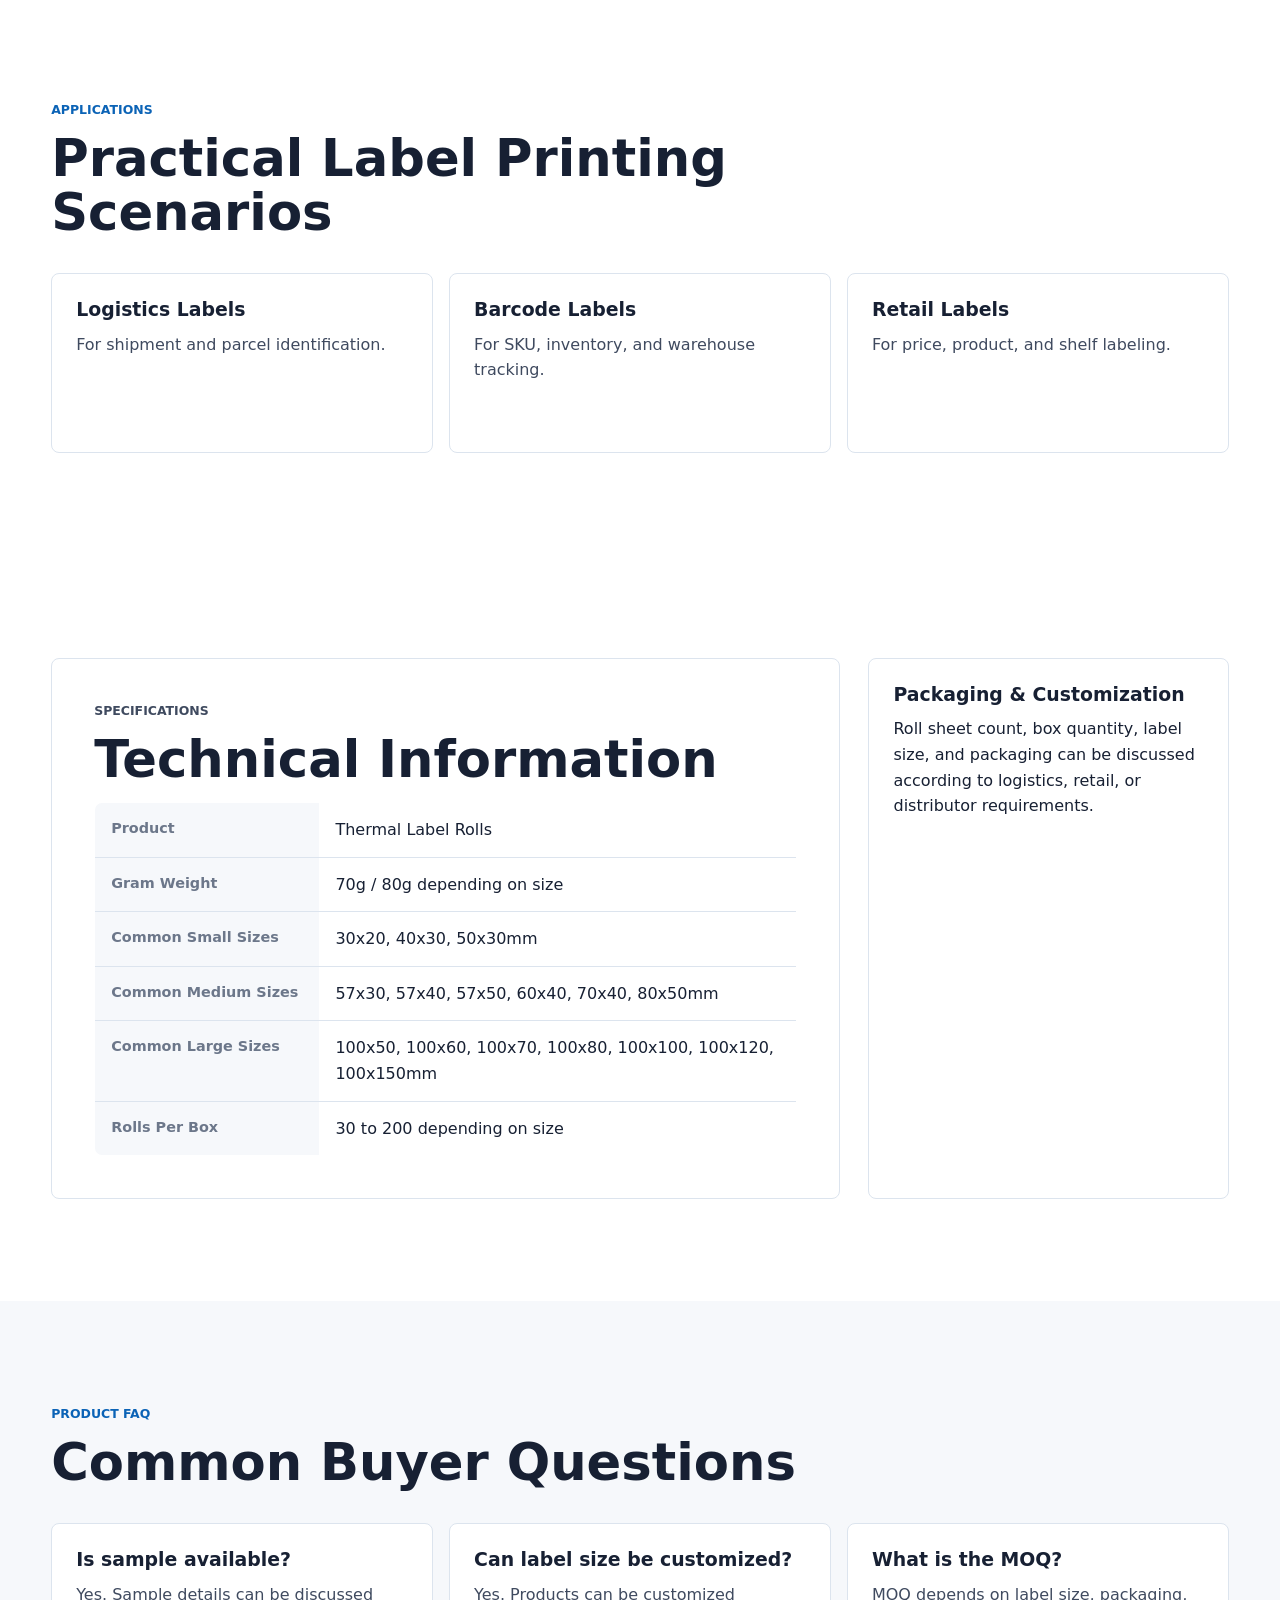
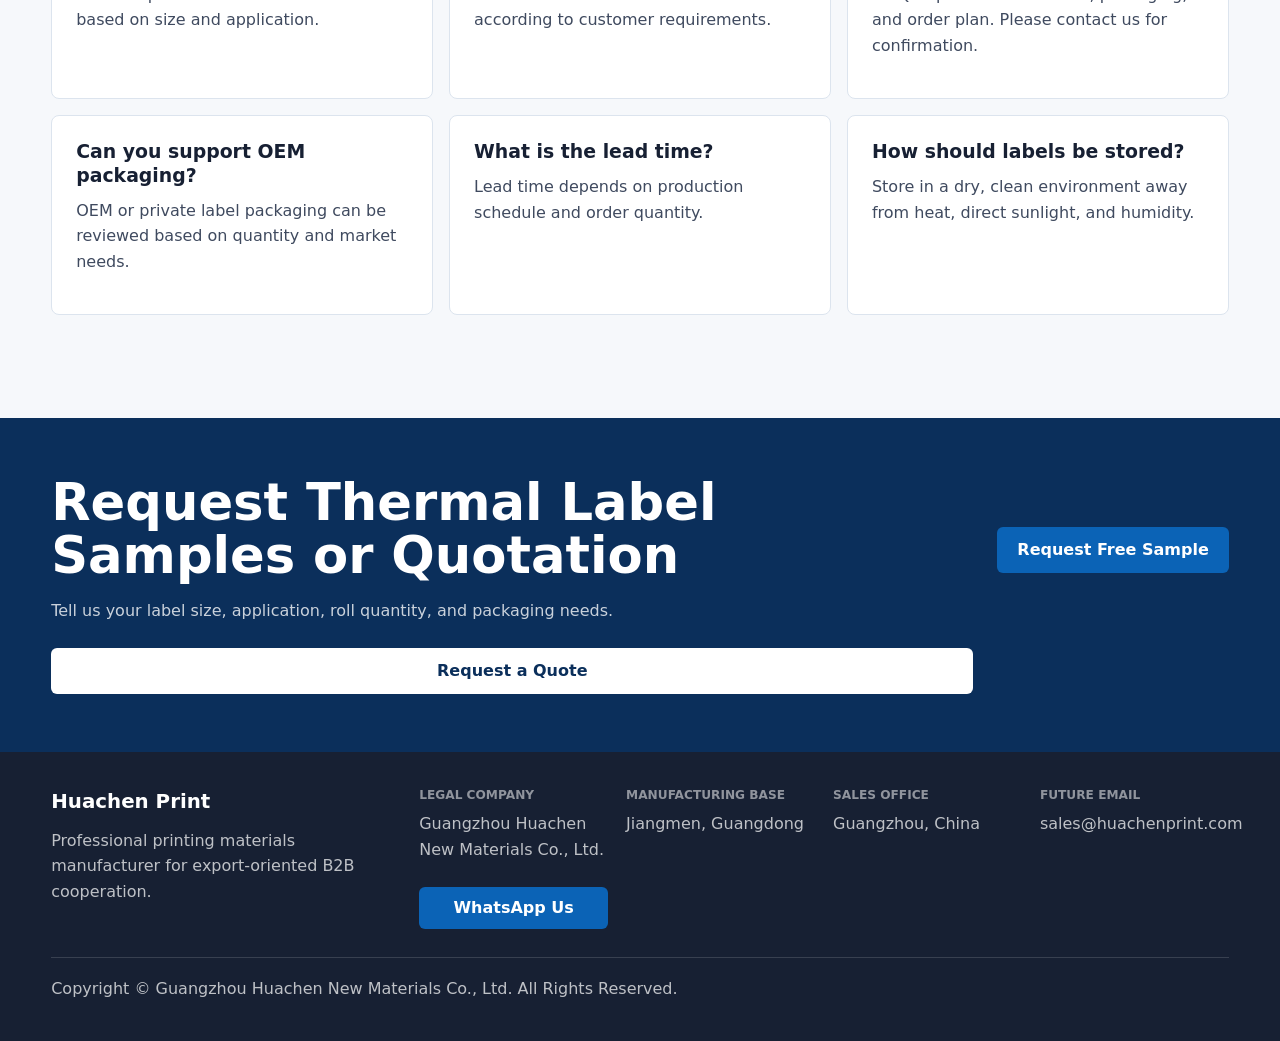
<file: thermal-labels.html>
<!doctype html>
<html lang="en">
  <head>
    <meta charset="utf-8" />
    <meta name="viewport" content="width=device-width, initial-scale=1" />
    <title>Reliable Thermal Labels for Logistics and Barcode Printing | Huachen Print</title>
    <meta name="description" content="Thermal label rolls for logistics, barcode, warehouse, retail, and shipping applications with common sizes and B2B packaging support." />
    <link rel="canonical" href="https://www.huachenprint.com/thermal-labels.html" />
    <link rel="icon" href="./favicon.ico" sizes="any" />
    <meta property="og:type" content="website" />
    <meta property="og:title" content="Reliable Thermal Labels for Logistics and Barcode Printing | Huachen Print" />
    <meta property="og:description" content="Explore Huachen Print thermal labels for retail, logistics and everyday business applications, with flexible sizes and supply support for distributors and buyers." />
    <meta property="og:url" content="https://www.huachenprint.com/thermal-labels.html" />
    <meta property="og:image" content="https://www.huachenprint.com/assets/images/og-image.jpg" />
    <meta name="twitter:card" content="summary_large_image" />
    <link rel="stylesheet" href="./styles.css" />
  </head>
  <body>
    <header class="site-header"><a class="brand" href="./index.html"><img src="./assets/images/logo-huachen-print.jpg" alt="Huachen Print" /></a><button class="menu-button" type="button" aria-label="Open navigation" aria-expanded="false"><span></span><span></span><span></span></button><nav class="site-nav"><a href="./about.html">About</a><a href="./products.html">Products</a><a href="./dtf-film.html">DTF Film</a><a href="./applications.html">Applications</a><a href="./index.html#knowledge">Knowledge</a><a href="./index.html#contact">Contact</a></nav><a class="header-cta" href="https://wa.me/85262184940?text=Request%20Thermal%20Label%20Sample">Request Sample</a></header>
    <main>
      <section class="page-hero"><div><div class="breadcrumb">Home / Products / Thermal Labels</div><p class="eyebrow">Thermal Labels</p><h1>Reliable Thermal Labels for Logistics, Retail, and Barcode Printing</h1><p>Built for businesses that need practical label supply, stable roll formats, and dependable packaging for daily warehouse, retail, and shipping operations.</p><div class="hero-actions"><a class="button primary" href="https://wa.me/85262184940?text=Request%20Thermal%20Label%20Sample">Request Free Sample</a><a class="button secondary" href="mailto:alice-hc@outlook.com?subject=Thermal%20Label%20Quotation%20Request">Request a Quote</a></div></div><img src="./assets/images/thermal-labels.jpg" alt="Thermal label rolls" /></section>
      <section class="section"><div class="content-grid"><article class="content-panel"><p class="eyebrow">Product Overview</p><h2>Label Rolls That Support Daily Business Identification</h2><p class="lead">When labels fail, shipments slow down, inventory becomes harder to manage, and retail operations lose efficiency.</p><p>Huachen Print supplies thermal labels for barcode, logistics, warehouse, retail, and shipping use, with common sizes and custom options for B2B buyers.</p></article><aside class="spec-card"><h3>Fast Inquiry Path</h3><p>Send your label size, sheets per roll, quantity per box, and application. We can help confirm quotation details.</p><a class="button primary full" href="https://wa.me/85262184940?text=Request%20Thermal%20Label%20Sample">Request Free Sample</a></aside></div></section>
      <section class="section product-focus"><div class="section-heading"><p class="eyebrow">Key Benefits</p><h2>Product Features Connected to Business Use</h2></div><div class="value-grid"><article class="value-card"><span>1</span><h3>Clear Barcode Printing</h3><p>Supports readable barcode and shipping label output for logistics and warehouse use.</p></article><article class="value-card"><span>2</span><h3>Strong Adhesive Options</h3><p>Adhesive requirements can be discussed according to logistics, retail, and packaging applications.</p></article><article class="value-card"><span>3</span><h3>Application Flexibility</h3><p>Suitable for logistics, inventory, product identification, and retail labeling.</p></article><article class="value-card"><span>4</span><h3>Packaging Support</h3><p>Box quantities can be reviewed for wholesale and shipment efficiency.</p></article><article class="value-card"><span>5</span><h3>Customization Options</h3><p>Custom label dimensions can be discussed according to buyer requirements.</p></article><article class="value-card"><span>6</span><h3>Reliable B2B Communication</h3><p>Specification details can be checked quickly through WhatsApp, email, or mobile.</p></article></div></section>
      <section class="section"><div class="section-heading"><p class="eyebrow">Ideal For</p><h2>Suitable for Buyers Managing Label Supply</h2></div><div class="buyer-grid"><article class="buyer-card"><h3>Logistics Companies</h3><p>For parcel, shipment, and routing labels.</p></article><article class="buyer-card"><h3>Warehouse Operators</h3><p>For inventory and storage identification.</p></article><article class="buyer-card"><h3>Retail Businesses</h3><p>For price, barcode, and product labeling.</p></article><article class="buyer-card"><h3>Label Distributors</h3><p>For wholesale thermal label supply.</p></article><article class="buyer-card"><h3>OEM Buyers</h3><p>For custom packaging or brand requirements.</p></article><article class="buyer-card"><h3>E-commerce Suppliers</h3><p>For shipping and fulfillment label demand.</p></article></div><div class="mid-cta"><p>Need a label size matched to your application?</p><a class="button primary" href="https://wa.me/85262184940">WhatsApp Us</a><a class="button secondary" href="mailto:alice-hc@outlook.com?subject=Thermal%20Label%20Specification%20Request">Request Specifications</a></div></section>
      <section class="section manufacturing"><div class="section-heading"><p class="eyebrow">Applications</p><h2>Practical Label Printing Scenarios</h2></div><div class="application-card-grid"><article class="application-card"><h3>Logistics Labels</h3><p>For shipment and parcel identification.</p></article><article class="application-card"><h3>Barcode Labels</h3><p>For SKU, inventory, and warehouse tracking.</p></article><article class="application-card"><h3>Retail Labels</h3><p>For price, product, and shelf labeling.</p></article></div></section>
      <section class="section"><div class="content-grid"><article class="content-panel"><p class="eyebrow">Specifications</p><h2>Technical Information</h2><table class="spec-table"><tr><th>Product</th><td>Thermal Label Rolls</td></tr><tr><th>Gram Weight</th><td>70g / 80g depending on size</td></tr><tr><th>Common Small Sizes</th><td>30x20, 40x30, 50x30mm</td></tr><tr><th>Common Medium Sizes</th><td>57x30, 57x40, 57x50, 60x40, 70x40, 80x50mm</td></tr><tr><th>Common Large Sizes</th><td>100x50, 100x60, 100x70, 100x80, 100x100, 100x120, 100x150mm</td></tr><tr><th>Rolls Per Box</th><td>30 to 200 depending on size</td></tr></table></article><aside class="spec-card"><h3>Packaging & Customization</h3><p>Roll sheet count, box quantity, label size, and packaging can be discussed according to logistics, retail, or distributor requirements.</p></aside></div></section>
      <section class="section product-focus"><div class="section-heading"><p class="eyebrow">Product FAQ</p><h2>Common Buyer Questions</h2></div><div class="faq-grid"><article class="faq-item"><h3>Is sample available?</h3><p>Yes. Sample details can be discussed based on size and application.</p></article><article class="faq-item"><h3>Can label size be customized?</h3><p>Yes. Products can be customized according to customer requirements.</p></article><article class="faq-item"><h3>What is the MOQ?</h3><p>MOQ depends on label size, packaging, and order plan. Please contact us for confirmation.</p></article><article class="faq-item"><h3>Can you support OEM packaging?</h3><p>OEM or private label packaging can be reviewed based on quantity and market needs.</p></article><article class="faq-item"><h3>What is the lead time?</h3><p>Lead time depends on production schedule and order quantity.</p></article><article class="faq-item"><h3>How should labels be stored?</h3><p>Store in a dry, clean environment away from heat, direct sunlight, and humidity.</p></article></div></section>
      <section class="page-cta"><div><h2>Request Thermal Label Samples or Quotation</h2><p>Tell us your label size, application, roll quantity, and packaging needs.</p></div><a class="button primary" href="https://wa.me/85262184940?text=Request%20Thermal%20Label%20Sample">Request Free Sample</a><a class="button secondary" href="mailto:alice-hc@outlook.com?subject=Thermal%20Label%20Quotation%20Request">Request a Quote</a></section>
    </main>
    <footer class="site-footer"><div class="footer-brand"><strong>Huachen Print</strong><p>Professional printing materials manufacturer for export-oriented B2B cooperation.</p></div><div class="footer-grid"><div><span>Legal Company</span><p>Guangzhou Huachen New Materials Co., Ltd.</p></div><div><span>Manufacturing Base</span><p>Jiangmen, Guangdong</p></div><div><span>Sales Office</span><p>Guangzhou, China</p></div><div><span>Future Email</span><p>sales@huachenprint.com</p></div><a class="footer-whatsapp" href="https://wa.me/85262184940">WhatsApp Us</a></div><div class="footer-legal"><p>Copyright &copy; Guangzhou Huachen New Materials Co., Ltd. All Rights Reserved.</p></div></footer><script src="./site.js"></script>
  </body>
</html>
</file>
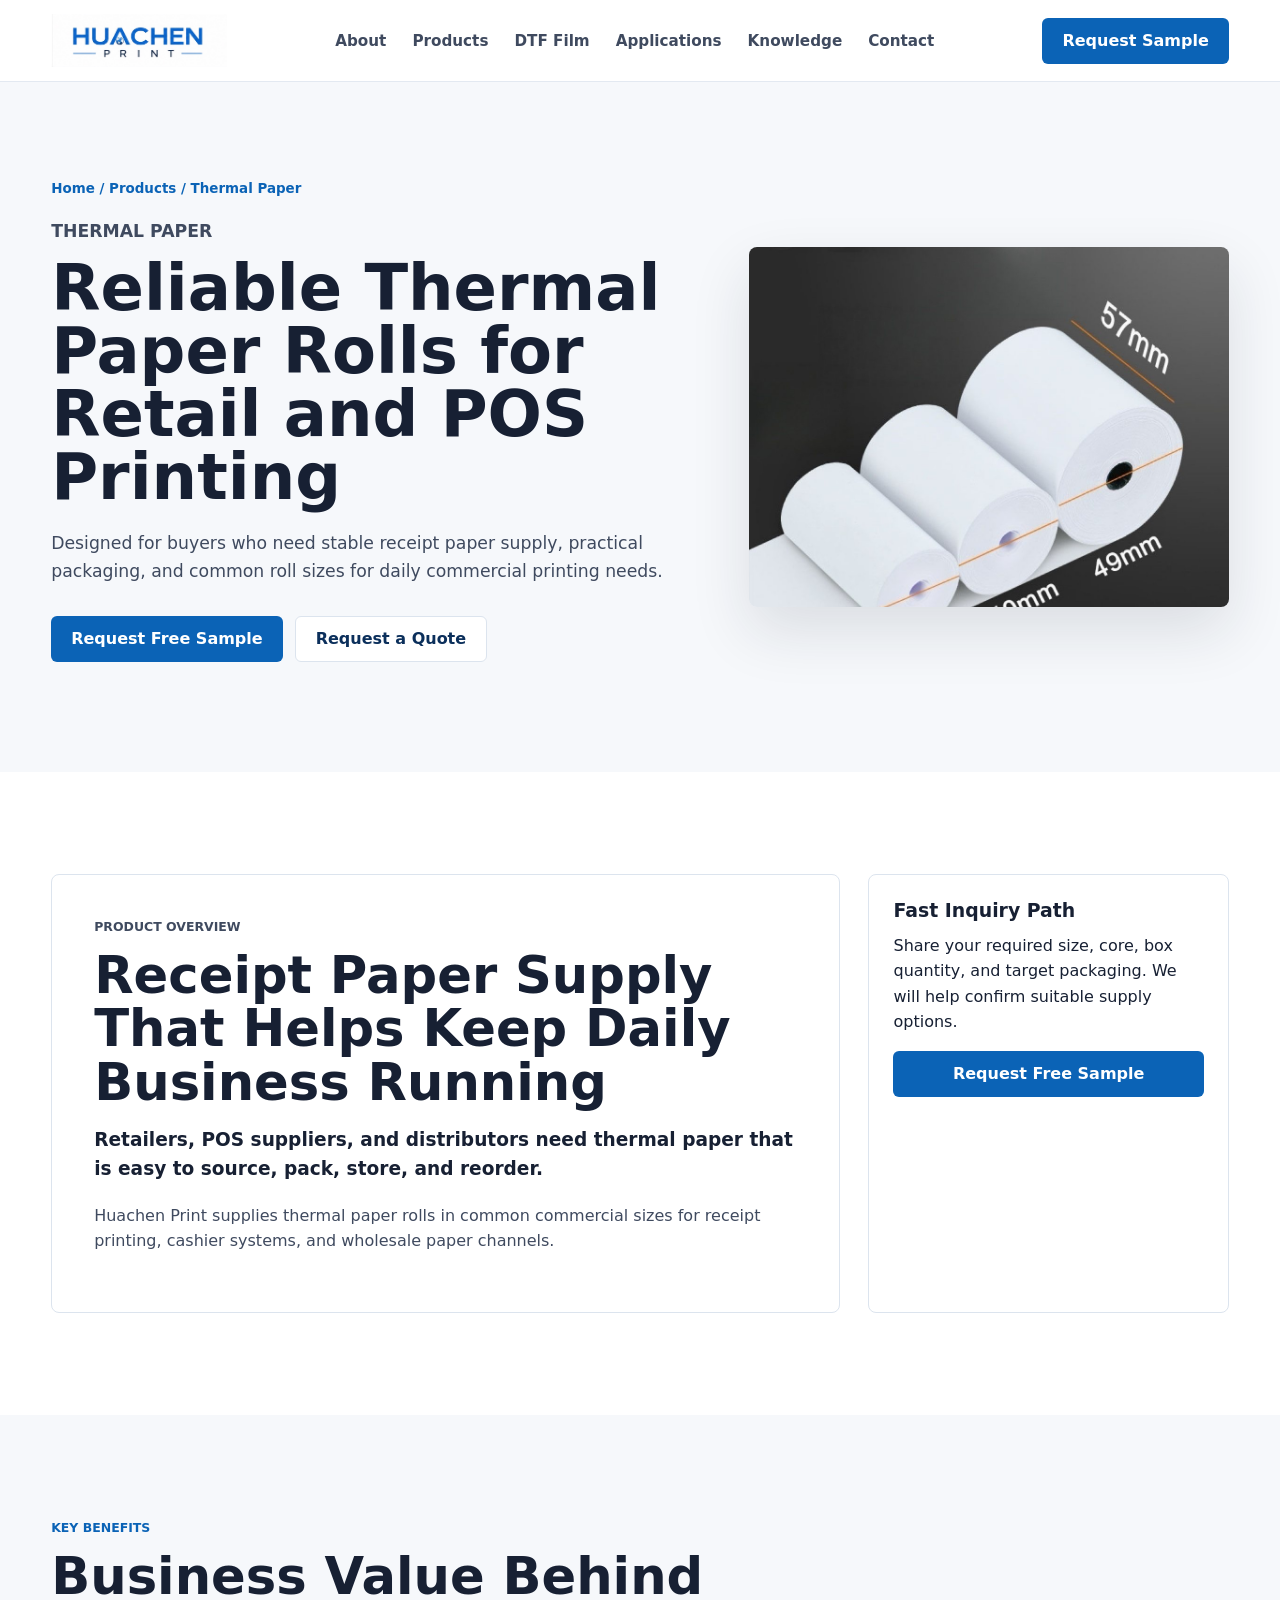
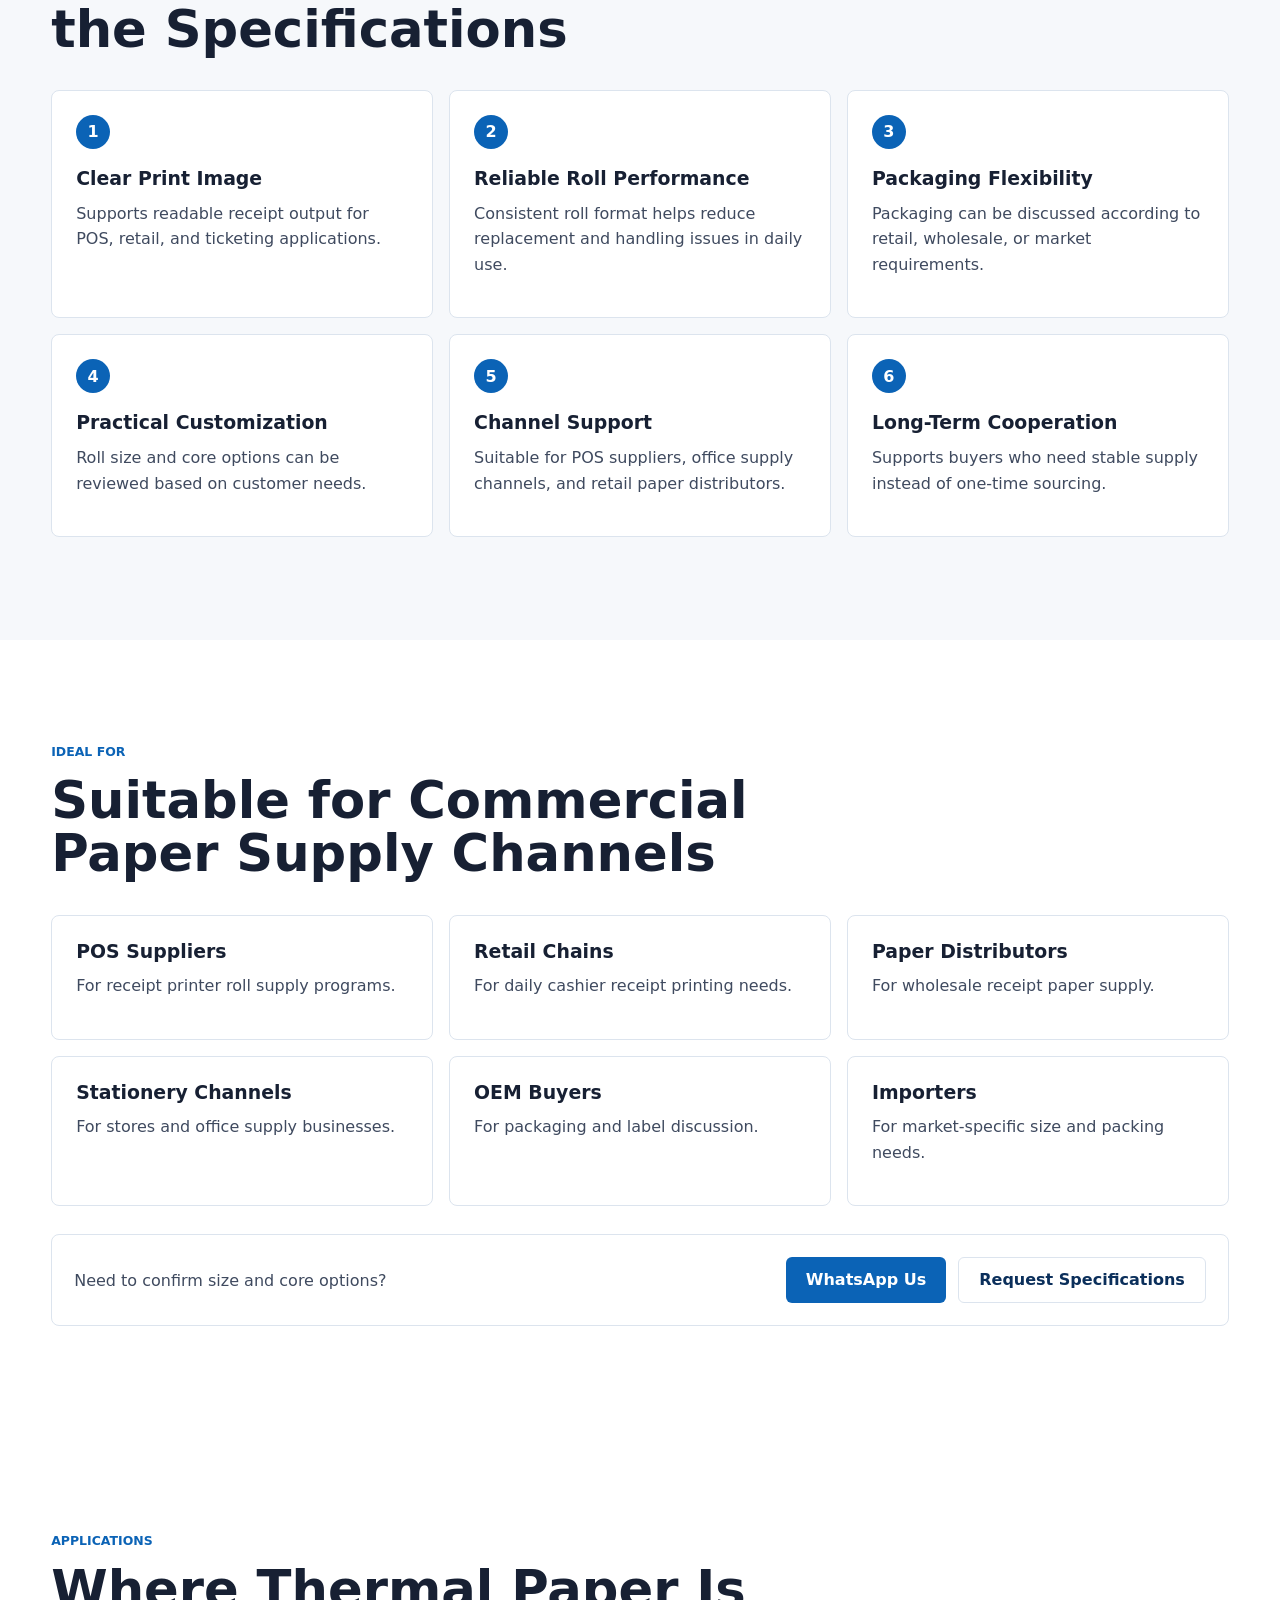
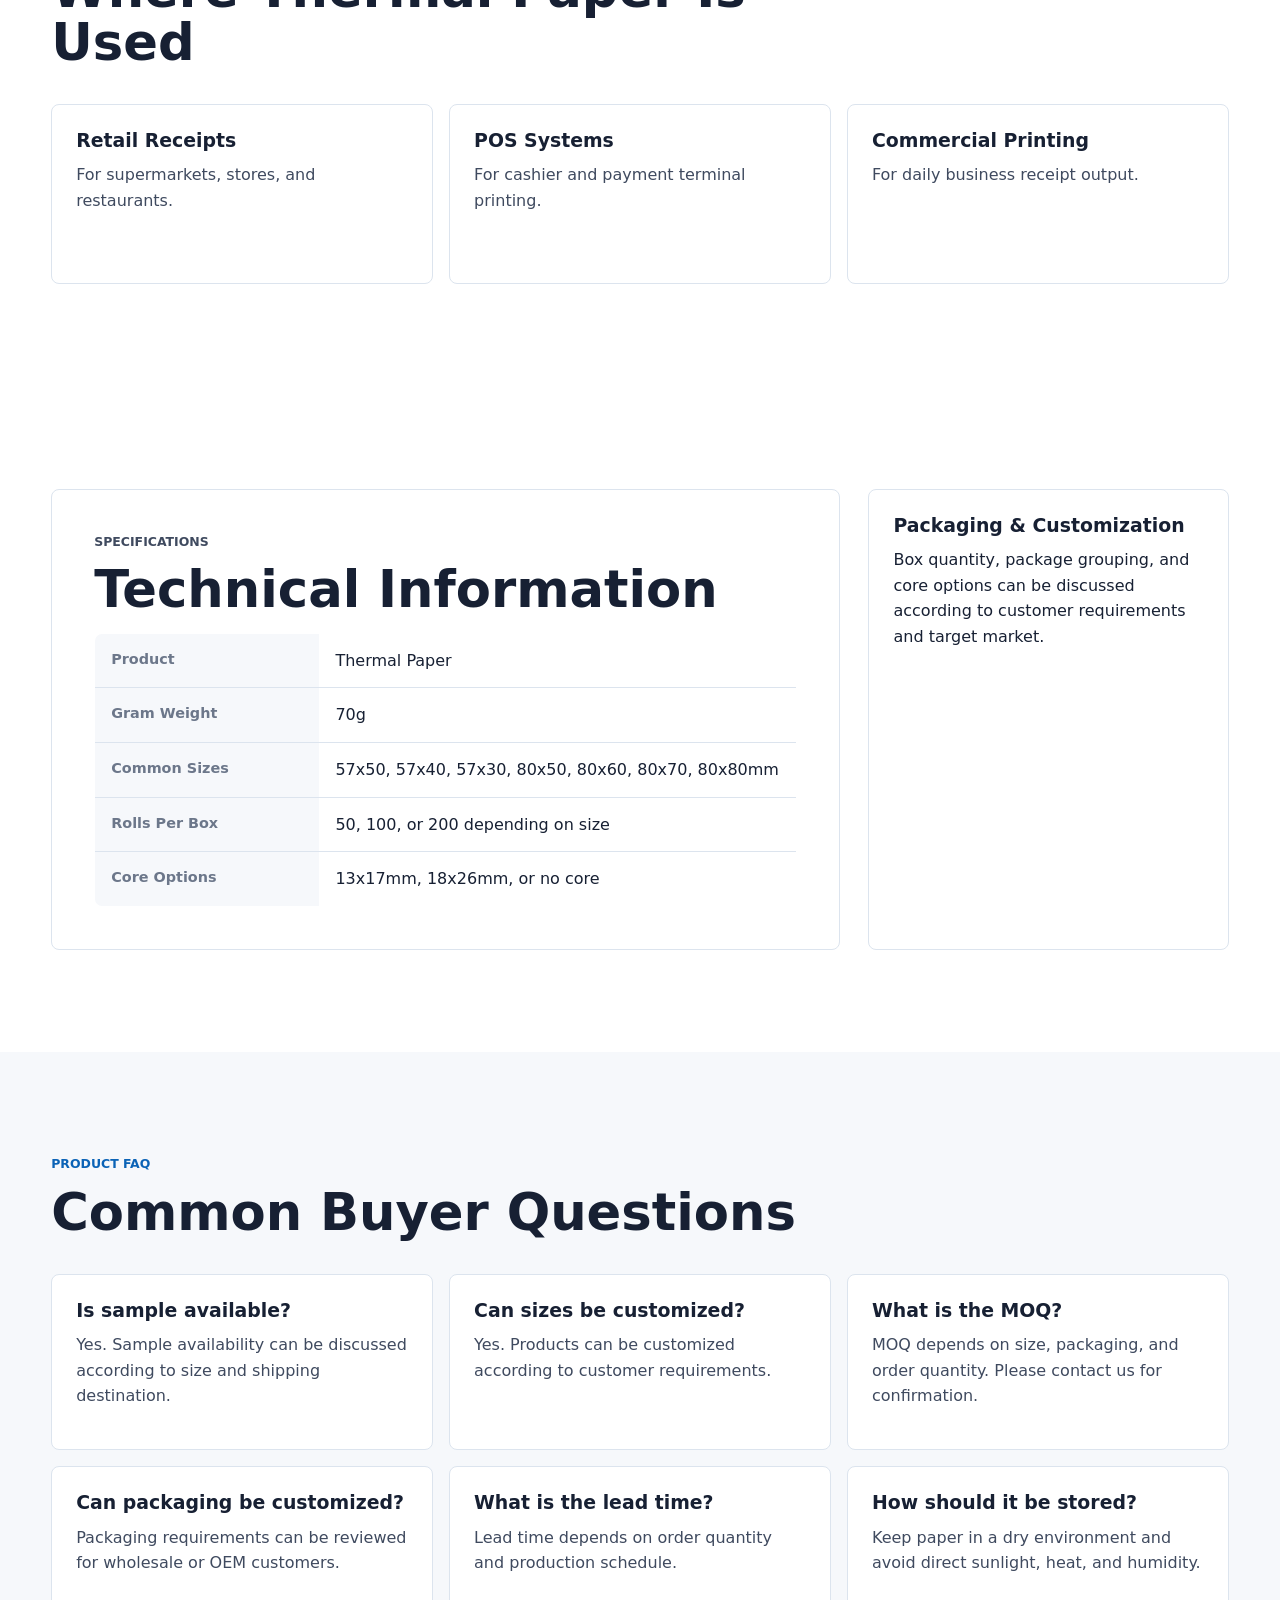
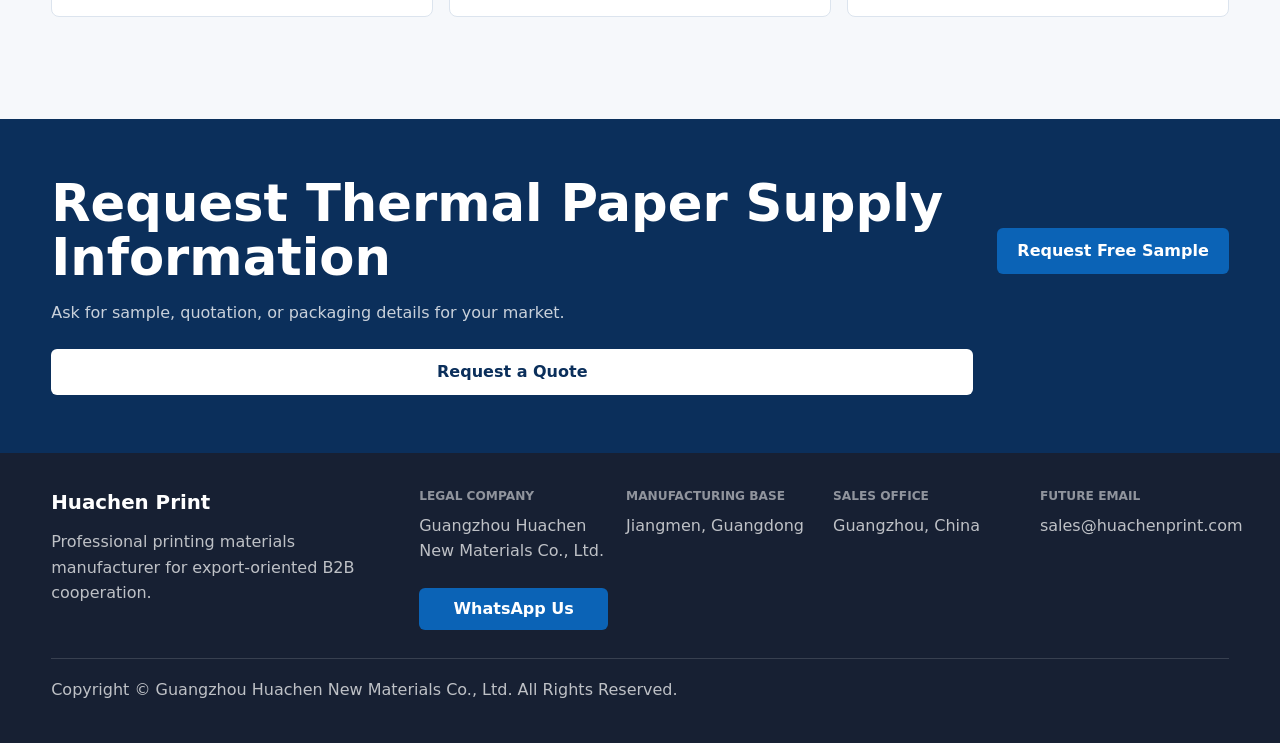
<file: thermal-paper.html>
<!doctype html>
<html lang="en">
  <head>
    <meta charset="utf-8" />
    <meta name="viewport" content="width=device-width, initial-scale=1" />
    <title>Reliable Thermal Paper Rolls for Retail and POS Printing | Huachen Print</title>
    <meta name="description" content="Thermal paper rolls for retail receipts, POS systems, and wholesale distribution with common 57mm and 80mm sizes and customizable packaging options." />
    <link rel="canonical" href="https://www.huachenprint.com/thermal-paper.html" />
    <link rel="icon" href="./favicon.ico" sizes="any" />
    <meta property="og:type" content="website" />
    <meta property="og:title" content="Reliable Thermal Paper Rolls for Retail and POS Printing | Huachen Print" />
    <meta property="og:description" content="Explore Huachen Print thermal paper rolls for receipts, POS systems and commercial printing, available in flexible sizes for distributors and business buyers." />
    <meta property="og:url" content="https://www.huachenprint.com/thermal-paper.html" />
    <meta property="og:image" content="https://www.huachenprint.com/assets/images/og-image.jpg" />
    <meta name="twitter:card" content="summary_large_image" />
    <link rel="stylesheet" href="./styles.css" />
  </head>
  <body>
    <header class="site-header"><a class="brand" href="./index.html"><img src="./assets/images/logo-huachen-print.jpg" alt="Huachen Print" /></a><button class="menu-button" type="button" aria-label="Open navigation" aria-expanded="false"><span></span><span></span><span></span></button><nav class="site-nav"><a href="./about.html">About</a><a href="./products.html">Products</a><a href="./dtf-film.html">DTF Film</a><a href="./applications.html">Applications</a><a href="./index.html#knowledge">Knowledge</a><a href="./index.html#contact">Contact</a></nav><a class="header-cta" href="https://wa.me/85262184940?text=Request%20Thermal%20Paper%20Sample">Request Sample</a></header>
    <main>
      <section class="page-hero"><div><div class="breadcrumb">Home / Products / Thermal Paper</div><p class="eyebrow">Thermal Paper</p><h1>Reliable Thermal Paper Rolls for Retail and POS Printing</h1><p>Designed for buyers who need stable receipt paper supply, practical packaging, and common roll sizes for daily commercial printing needs.</p><div class="hero-actions"><a class="button primary" href="https://wa.me/85262184940?text=Request%20Thermal%20Paper%20Sample">Request Free Sample</a><a class="button secondary" href="mailto:alice-hc@outlook.com?subject=Thermal%20Paper%20Quotation%20Request">Request a Quote</a></div></div><img src="./assets/images/thermal-paper-roll.jpg" alt="Thermal paper rolls" /></section>
      <section class="section"><div class="content-grid"><article class="content-panel"><p class="eyebrow">Product Overview</p><h2>Receipt Paper Supply That Helps Keep Daily Business Running</h2><p class="lead">Retailers, POS suppliers, and distributors need thermal paper that is easy to source, pack, store, and reorder.</p><p>Huachen Print supplies thermal paper rolls in common commercial sizes for receipt printing, cashier systems, and wholesale paper channels.</p></article><aside class="spec-card"><h3>Fast Inquiry Path</h3><p>Share your required size, core, box quantity, and target packaging. We will help confirm suitable supply options.</p><a class="button primary full" href="https://wa.me/85262184940?text=Request%20Thermal%20Paper%20Sample">Request Free Sample</a></aside></div></section>
      <section class="section product-focus"><div class="section-heading"><p class="eyebrow">Key Benefits</p><h2>Business Value Behind the Specifications</h2></div><div class="value-grid"><article class="value-card"><span>1</span><h3>Clear Print Image</h3><p>Supports readable receipt output for POS, retail, and ticketing applications.</p></article><article class="value-card"><span>2</span><h3>Reliable Roll Performance</h3><p>Consistent roll format helps reduce replacement and handling issues in daily use.</p></article><article class="value-card"><span>3</span><h3>Packaging Flexibility</h3><p>Packaging can be discussed according to retail, wholesale, or market requirements.</p></article><article class="value-card"><span>4</span><h3>Practical Customization</h3><p>Roll size and core options can be reviewed based on customer needs.</p></article><article class="value-card"><span>5</span><h3>Channel Support</h3><p>Suitable for POS suppliers, office supply channels, and retail paper distributors.</p></article><article class="value-card"><span>6</span><h3>Long-Term Cooperation</h3><p>Supports buyers who need stable supply instead of one-time sourcing.</p></article></div></section>
      <section class="section"><div class="section-heading"><p class="eyebrow">Ideal For</p><h2>Suitable for Commercial Paper Supply Channels</h2></div><div class="buyer-grid"><article class="buyer-card"><h3>POS Suppliers</h3><p>For receipt printer roll supply programs.</p></article><article class="buyer-card"><h3>Retail Chains</h3><p>For daily cashier receipt printing needs.</p></article><article class="buyer-card"><h3>Paper Distributors</h3><p>For wholesale receipt paper supply.</p></article><article class="buyer-card"><h3>Stationery Channels</h3><p>For stores and office supply businesses.</p></article><article class="buyer-card"><h3>OEM Buyers</h3><p>For packaging and label discussion.</p></article><article class="buyer-card"><h3>Importers</h3><p>For market-specific size and packing needs.</p></article></div><div class="mid-cta"><p>Need to confirm size and core options?</p><a class="button primary" href="https://wa.me/85262184940">WhatsApp Us</a><a class="button secondary" href="mailto:alice-hc@outlook.com?subject=Thermal%20Paper%20Specification%20Request">Request Specifications</a></div></section>
      <section class="section manufacturing"><div class="section-heading"><p class="eyebrow">Applications</p><h2>Where Thermal Paper Is Used</h2></div><div class="application-card-grid"><article class="application-card"><h3>Retail Receipts</h3><p>For supermarkets, stores, and restaurants.</p></article><article class="application-card"><h3>POS Systems</h3><p>For cashier and payment terminal printing.</p></article><article class="application-card"><h3>Commercial Printing</h3><p>For daily business receipt output.</p></article></div></section>
      <section class="section"><div class="content-grid"><article class="content-panel"><p class="eyebrow">Specifications</p><h2>Technical Information</h2><table class="spec-table"><tr><th>Product</th><td>Thermal Paper</td></tr><tr><th>Gram Weight</th><td>70g</td></tr><tr><th>Common Sizes</th><td>57x50, 57x40, 57x30, 80x50, 80x60, 80x70, 80x80mm</td></tr><tr><th>Rolls Per Box</th><td>50, 100, or 200 depending on size</td></tr><tr><th>Core Options</th><td>13x17mm, 18x26mm, or no core</td></tr></table></article><aside class="spec-card"><h3>Packaging & Customization</h3><p>Box quantity, package grouping, and core options can be discussed according to customer requirements and target market.</p></aside></div></section>
      <section class="section product-focus"><div class="section-heading"><p class="eyebrow">Product FAQ</p><h2>Common Buyer Questions</h2></div><div class="faq-grid"><article class="faq-item"><h3>Is sample available?</h3><p>Yes. Sample availability can be discussed according to size and shipping destination.</p></article><article class="faq-item"><h3>Can sizes be customized?</h3><p>Yes. Products can be customized according to customer requirements.</p></article><article class="faq-item"><h3>What is the MOQ?</h3><p>MOQ depends on size, packaging, and order quantity. Please contact us for confirmation.</p></article><article class="faq-item"><h3>Can packaging be customized?</h3><p>Packaging requirements can be reviewed for wholesale or OEM customers.</p></article><article class="faq-item"><h3>What is the lead time?</h3><p>Lead time depends on order quantity and production schedule.</p></article><article class="faq-item"><h3>How should it be stored?</h3><p>Keep paper in a dry environment and avoid direct sunlight, heat, and humidity.</p></article></div></section>
      <section class="page-cta"><div><h2>Request Thermal Paper Supply Information</h2><p>Ask for sample, quotation, or packaging details for your market.</p></div><a class="button primary" href="https://wa.me/85262184940?text=Request%20Thermal%20Paper%20Sample">Request Free Sample</a><a class="button secondary" href="mailto:alice-hc@outlook.com?subject=Thermal%20Paper%20Quotation%20Request">Request a Quote</a></section>
    </main>
    <footer class="site-footer"><div class="footer-brand"><strong>Huachen Print</strong><p>Professional printing materials manufacturer for export-oriented B2B cooperation.</p></div><div class="footer-grid"><div><span>Legal Company</span><p>Guangzhou Huachen New Materials Co., Ltd.</p></div><div><span>Manufacturing Base</span><p>Jiangmen, Guangdong</p></div><div><span>Sales Office</span><p>Guangzhou, China</p></div><div><span>Future Email</span><p>sales@huachenprint.com</p></div><a class="footer-whatsapp" href="https://wa.me/85262184940">WhatsApp Us</a></div><div class="footer-legal"><p>Copyright &copy; Guangzhou Huachen New Materials Co., Ltd. All Rights Reserved.</p></div></footer><script src="./site.js"></script>
  </body>
</html>
</file>
<file: styles.css>
:root {
  --blue-900: #0b2f5b;
  --blue-700: #0b63b6;
  --blue-100: #eaf4ff;
  --slate-900: #172033;
  --slate-700: #3f4a5f;
  --slate-500: #6c778a;
  --line: #dce4ee;
  --gray-50: #f6f8fb;
  --white: #ffffff;
  --accent: #1f8a70;
  --shadow: 0 24px 60px rgba(23, 32, 51, 0.12);
}

* {
  box-sizing: border-box;
}

html {
  scroll-behavior: smooth;
}

body {
  margin: 0;
  color: var(--slate-900);
  background: var(--white);
  font-family:
    Inter, ui-sans-serif, system-ui, -apple-system, BlinkMacSystemFont, "Segoe UI", sans-serif;
  line-height: 1.6;
}

img {
  display: block;
  max-width: 100%;
}

a {
  color: inherit;
  text-decoration: none;
}

.site-header {
  position: sticky;
  top: 0;
  z-index: 10;
  display: grid;
  grid-template-columns: auto 1fr auto;
  align-items: center;
  gap: 28px;
  min-height: 76px;
  padding: 14px clamp(20px, 4vw, 64px);
  border-bottom: 1px solid rgba(220, 228, 238, 0.8);
  background: rgba(255, 255, 255, 0.94);
  backdrop-filter: blur(16px);
}

.brand img {
  width: 176px;
  height: auto;
}

.site-nav {
  display: flex;
  justify-content: center;
  gap: 26px;
  color: var(--slate-700);
  font-size: 0.95rem;
  font-weight: 600;
}

.site-nav a:hover {
  color: var(--blue-700);
}

.header-cta,
.button {
  display: inline-flex;
  align-items: center;
  justify-content: center;
  min-height: 46px;
  padding: 0 20px;
  border-radius: 6px;
  font-weight: 700;
  line-height: 1;
  white-space: nowrap;
}

.header-cta,
.button.primary {
  color: var(--white);
  background: var(--blue-700);
}

.button.secondary {
  color: var(--blue-900);
  border: 1px solid var(--line);
  background: var(--white);
}

.button.full {
  width: 100%;
}

.menu-button {
  display: none;
  width: 44px;
  height: 44px;
  padding: 10px;
  border: 1px solid var(--line);
  border-radius: 6px;
  background: var(--white);
}

.menu-button span {
  display: block;
  height: 2px;
  margin: 5px 0;
  background: var(--blue-900);
}

.hero {
  display: grid;
  grid-template-columns: minmax(0, 0.98fr) minmax(360px, 0.82fr);
  gap: clamp(44px, 6vw, 86px);
  align-items: center;
  padding: clamp(68px, 9vw, 124px) clamp(20px, 4vw, 64px) clamp(58px, 8vw, 104px);
  background: var(--gray-50);
}

.hero-copy {
  animation: heroFadeUp 520ms ease-out both;
}

.eyebrow,
.section-kicker {
  margin: 0 0 12px;
  color: var(--blue-700);
  font-size: 0.78rem;
  font-weight: 800;
  letter-spacing: 0;
  text-transform: uppercase;
}

h1,
h2,
h3,
p {
  margin-top: 0;
}

h1 {
  max-width: 820px;
  margin-bottom: 22px;
  font-size: clamp(2.55rem, 6vw, 5.35rem);
  line-height: 0.98;
  letter-spacing: 0;
}

.hero h1 {
  max-width: 900px;
  margin-bottom: 26px;
  font-size: clamp(2.7rem, 5.6vw, 5.15rem);
  line-height: 1;
}

h2 {
  margin-bottom: 16px;
  font-size: clamp(2rem, 4vw, 3.7rem);
  line-height: 1.04;
  letter-spacing: 0;
}

h3 {
  margin-bottom: 10px;
  font-size: 1.18rem;
  line-height: 1.25;
}

.hero-lede {
  max-width: 700px;
  color: var(--slate-700);
  font-size: clamp(1.04rem, 1.45vw, 1.22rem);
  line-height: 1.72;
}

.hero-lede p {
  margin-bottom: 14px;
}

.hero-actions {
  display: flex;
  flex-wrap: wrap;
  gap: 12px;
  margin: 30px 0 14px;
}

.hero .button {
  min-height: 50px;
  padding-right: 24px;
  padding-left: 24px;
  transition:
    transform 180ms ease,
    box-shadow 180ms ease,
    border-color 180ms ease;
}

.hero .button:hover {
  transform: translateY(-1px);
  box-shadow: 0 10px 22px rgba(23, 32, 51, 0.12);
}

.hero-trust {
  margin: 0;
  color: var(--slate-500);
  font-size: 0.92rem;
  font-weight: 800;
}

.hero-facts {
  display: grid;
  grid-template-columns: repeat(3, minmax(0, 1fr));
  gap: 14px;
  max-width: 860px;
  margin: 0;
}

.hero-facts div {
  min-height: 112px;
  padding: 18px;
  border: 1px solid var(--line);
  border-radius: 8px;
  background: var(--white);
}

.hero-facts dt {
  color: var(--slate-500);
  font-size: 0.78rem;
  font-weight: 700;
  text-transform: uppercase;
}

.hero-facts dd {
  margin: 8px 0 0;
  font-weight: 800;
  line-height: 1.3;
}

.hero-media {
  position: relative;
  animation: heroFadeUp 620ms ease-out 80ms both;
}

.hero-media img {
  width: 100%;
  aspect-ratio: 1 / 1;
  object-fit: cover;
  border-radius: 8px;
  box-shadow: var(--shadow);
}

@keyframes heroFadeUp {
  from {
    opacity: 0;
    transform: translateY(12px);
  }

  to {
    opacity: 1;
    transform: translateY(0);
  }
}

.media-note {
  position: absolute;
  right: 22px;
  bottom: 22px;
  max-width: 260px;
  padding: 16px 18px;
  border: 1px solid rgba(220, 228, 238, 0.9);
  border-radius: 8px;
  background: rgba(255, 255, 255, 0.94);
  box-shadow: 0 16px 34px rgba(23, 32, 51, 0.16);
}

.media-note strong,
.media-note span {
  display: block;
}

.media-note span {
  color: var(--slate-700);
  font-size: 0.9rem;
}

.section {
  padding: clamp(58px, 8vw, 104px) clamp(20px, 4vw, 64px);
}

.brand-position {
  background: var(--blue-900);
  color: var(--white);
}

.brand-position .section-kicker {
  color: #9bd8ff;
}

.brand-statement {
  margin-top: 24px;
  padding-top: 22px;
  border-top: 1px solid rgba(255, 255, 255, 0.22);
  color: var(--white) !important;
  font-weight: 800;
}

.split {
  display: grid;
  grid-template-columns: minmax(0, 0.9fr) minmax(320px, 0.8fr);
  gap: clamp(28px, 5vw, 70px);
  align-items: start;
}

.split p {
  color: rgba(255, 255, 255, 0.82);
  font-size: clamp(1.05rem, 1.6vw, 1.32rem);
}

.section-heading {
  max-width: 760px;
  margin-bottom: 34px;
}

.section-heading.compact {
  max-width: 940px;
}

.section-heading p:not(.eyebrow) {
  color: var(--slate-700);
  font-size: 1.06rem;
}

.product-focus,
.applications,
.why-choose {
  background: var(--gray-50);
}

.product-grid {
  display: grid;
  grid-template-columns: minmax(0, 1fr) minmax(290px, 0.42fr);
  gap: 24px;
  align-items: stretch;
}

.feature-panel,
.category-list article,
.trust-grid article,
.reason-grid article,
.blog-grid article,
.contact-card {
  border: 1px solid var(--line);
  border-radius: 8px;
  background: var(--white);
}

.reason-grid {
  display: grid;
  grid-template-columns: repeat(3, minmax(0, 1fr));
  gap: 16px;
}

.reason-grid article {
  min-height: 198px;
  padding: 24px;
}

.reason-grid article::before {
  display: block;
  width: 34px;
  height: 4px;
  margin-bottom: 24px;
  border-radius: 99px;
  background: var(--blue-700);
  content: "";
}

.reason-grid p {
  color: var(--slate-700);
}

.feature-panel {
  display: grid;
  grid-template-columns: minmax(280px, 0.74fr) minmax(0, 1fr);
  gap: 28px;
  padding: 18px;
}

.feature-panel img {
  width: 100%;
  height: 100%;
  min-height: 360px;
  object-fit: cover;
  border-radius: 6px;
}

.feature-panel div {
  padding: clamp(10px, 2vw, 22px);
}

.feature-panel p,
.category-list p,
.trust-grid p,
.cta-section p,
.site-footer p {
  color: var(--slate-700);
}

.check-list {
  display: grid;
  gap: 10px;
  margin: 22px 0 0;
  padding: 0;
  list-style: none;
}

.compact-list {
  margin-top: 18px;
  color: var(--slate-700);
  font-size: 0.95rem;
}

.advantage-grid {
  display: grid;
  grid-template-columns: repeat(2, minmax(0, 1fr));
  gap: 10px;
  margin-top: 22px;
}

.advantage-grid span {
  display: flex;
  align-items: center;
  min-height: 48px;
  padding: 10px 12px;
  border: 1px solid var(--line);
  border-radius: 6px;
  color: var(--blue-900);
  background: var(--gray-50);
  font-size: 0.9rem;
  font-weight: 800;
}

.text-cta {
  display: inline-flex;
  margin-top: 24px;
  color: var(--blue-700);
  font-weight: 900;
}

.text-cta::after {
  margin-left: 8px;
  content: ">";
}

.check-list li {
  position: relative;
  padding-left: 24px;
}

.check-list li::before {
  position: absolute;
  top: 0.48em;
  left: 0;
  width: 8px;
  height: 8px;
  border: 2px solid var(--accent);
  border-top: 0;
  border-left: 0;
  content: "";
  transform: rotate(45deg);
}

.category-list {
  display: grid;
  gap: 14px;
}

.category-list article {
  padding: 22px;
}

.category-list span {
  display: inline-block;
  margin-bottom: 16px;
  color: var(--blue-700);
  font-weight: 900;
}

.manufacturing {
  background: var(--white);
}

.image-band {
  display: grid;
  grid-template-columns: 1.2fr 0.9fr 0.9fr;
  gap: 16px;
  margin-bottom: 26px;
}

.image-band figure {
  position: relative;
  min-height: 280px;
  margin: 0;
  overflow: hidden;
  border-radius: 8px;
  background: var(--gray-50);
}

.image-band img {
  width: 100%;
  height: 100%;
  min-height: 280px;
  object-fit: cover;
}

.image-band figcaption {
  position: absolute;
  left: 14px;
  bottom: 14px;
  padding: 7px 11px;
  border-radius: 6px;
  color: var(--slate-900);
  background: rgba(255, 255, 255, 0.92);
  font-size: 0.82rem;
  font-weight: 800;
}

.trust-grid {
  display: grid;
  grid-template-columns: repeat(3, minmax(0, 1fr));
  gap: 16px;
}

.trust-grid article {
  padding: 24px;
}

.section-action {
  margin-top: 24px;
}

.application-grid {
  display: grid;
  grid-template-columns: repeat(2, minmax(0, 1fr));
  gap: 12px;
}

.application-grid span {
  display: flex;
  align-items: center;
  min-height: 72px;
  padding: 16px 18px;
  border: 1px solid var(--line);
  border-radius: 8px;
  background: var(--white);
  color: var(--blue-900);
  font-weight: 800;
}

.application-layout {
  display: grid;
  grid-template-columns: minmax(300px, 0.52fr) minmax(0, 1fr);
  gap: 24px;
  align-items: stretch;
}

.application-layout img {
  width: 100%;
  height: 100%;
  min-height: 360px;
  object-fit: cover;
  border-radius: 8px;
  box-shadow: var(--shadow);
}

.knowledge {
  background: var(--white);
}

.blog-grid {
  display: grid;
  grid-template-columns: repeat(3, minmax(0, 1fr));
  gap: 16px;
}

.blog-grid article {
  padding: 24px;
}

.blog-grid p {
  color: var(--slate-700);
}

.blog-tag {
  margin-bottom: 14px;
  color: var(--blue-700) !important;
  font-size: 0.78rem;
  font-weight: 900;
  text-transform: uppercase;
}

.cta-section {
  display: grid;
  grid-template-columns: minmax(0, 1fr) minmax(320px, 420px);
  gap: 36px;
  align-items: center;
  padding: clamp(58px, 8vw, 96px) clamp(20px, 4vw, 64px);
  background: var(--blue-100);
}

.cta-section h2 {
  max-width: 850px;
}

.contact-card {
  display: grid;
  gap: 12px;
  padding: 24px;
}

.contact-link {
  padding: 14px 0 6px;
  color: var(--blue-700);
  font-weight: 800;
}

.contact-card p {
  margin-bottom: 0;
}

.site-footer {
  display: grid;
  grid-template-columns: minmax(260px, 0.42fr) minmax(0, 1fr);
  gap: 28px;
  padding: 34px clamp(20px, 4vw, 64px);
  color: var(--white);
  background: var(--slate-900);
}

.footer-brand strong {
  display: block;
  margin-bottom: 10px;
  font-size: 1.24rem;
}

.footer-grid {
  display: grid;
  grid-template-columns: repeat(4, minmax(0, 1fr));
  gap: 18px;
}

.footer-grid span {
  display: block;
  margin-bottom: 6px;
  color: rgba(255, 255, 255, 0.52);
  font-size: 0.76rem;
  font-weight: 800;
  text-transform: uppercase;
}

.footer-whatsapp {
  display: inline-flex;
  align-items: center;
  justify-content: center;
  min-height: 42px;
  padding: 0 16px;
  border-radius: 6px;
  color: var(--white);
  background: var(--blue-700);
  font-weight: 800;
}

.footer-legal {
  grid-column: 1 / -1;
  padding-top: 18px;
  border-top: 1px solid rgba(255, 255, 255, 0.14);
}

.site-footer p {
  margin-bottom: 6px;
  color: rgba(255, 255, 255, 0.72);
}

.page-hero {
  display: grid;
  grid-template-columns: minmax(0, 0.95fr) minmax(320px, 0.72fr);
  gap: clamp(32px, 5vw, 70px);
  align-items: center;
  padding: clamp(52px, 8vw, 96px) clamp(20px, 4vw, 64px);
  background: var(--gray-50);
}

.page-hero h1 {
  font-size: clamp(2.35rem, 5vw, 4.85rem);
}

.page-hero p {
  max-width: 760px;
  color: var(--slate-700);
  font-size: 1.08rem;
}

.page-hero img {
  width: 100%;
  aspect-ratio: 4 / 3;
  object-fit: cover;
  border-radius: 8px;
  box-shadow: var(--shadow);
}

.breadcrumb {
  margin-bottom: 18px;
  color: var(--blue-700);
  font-size: 0.84rem;
  font-weight: 800;
}

.content-grid {
  display: grid;
  grid-template-columns: minmax(0, 0.92fr) minmax(280px, 0.42fr);
  gap: 28px;
}

.content-panel,
.spec-card,
.faq-card,
.product-card,
.application-card {
  border: 1px solid var(--line);
  border-radius: 8px;
  background: var(--white);
}

.content-panel {
  padding: clamp(24px, 4vw, 42px);
}

.content-panel p {
  color: var(--slate-700);
}

.stat-strip {
  display: grid;
  grid-template-columns: repeat(3, minmax(0, 1fr));
  gap: 14px;
  margin-top: 28px;
}

.stat-strip div {
  padding: 20px;
  border: 1px solid var(--line);
  border-radius: 8px;
  background: var(--gray-50);
}

.stat-strip strong {
  display: block;
  color: var(--blue-900);
  font-size: 1.35rem;
}

.spec-list {
  display: grid;
  gap: 12px;
  margin: 0;
}

.spec-list div {
  display: grid;
  grid-template-columns: minmax(110px, 0.42fr) minmax(0, 1fr);
  gap: 14px;
  padding: 14px 0;
  border-bottom: 1px solid var(--line);
}

.spec-list div:last-child {
  border-bottom: 0;
}

.spec-list dt {
  color: var(--slate-500);
  font-weight: 800;
}

.spec-list dd {
  margin: 0;
  color: var(--slate-900);
  font-weight: 700;
}

.spec-card,
.faq-card {
  padding: 24px;
}

.product-card-grid {
  display: grid;
  grid-template-columns: repeat(4, minmax(0, 1fr));
  gap: 16px;
}

.product-card {
  overflow: hidden;
}

.product-card img {
  width: 100%;
  aspect-ratio: 4 / 3;
  object-fit: cover;
}

.product-card div {
  padding: 20px;
}

.product-card p,
.application-card p,
.faq-card p {
  color: var(--slate-700);
}

.product-card a {
  display: inline-flex;
  margin-top: 12px;
  color: var(--blue-700);
  font-weight: 900;
}

.application-card-grid {
  display: grid;
  grid-template-columns: repeat(3, minmax(0, 1fr));
  gap: 16px;
}

.application-card {
  min-height: 180px;
  padding: 24px;
}

.homepage-application-grid {
  display: grid;
  grid-template-columns: repeat(4, minmax(0, 1fr));
  gap: 16px;
}

.application-card.with-image {
  min-height: 0;
  overflow: hidden;
  padding: 0;
}

.application-card.with-image img {
  width: 100%;
  aspect-ratio: 16 / 10;
  object-fit: cover;
  background: var(--gray-50);
}

.application-card.with-image div {
  padding: 20px;
}

.homepage-application-grid .application-card.with-image img {
  aspect-ratio: 4 / 3;
}

.page-cta {
  display: grid;
  grid-template-columns: minmax(0, 1fr) auto;
  gap: 24px;
  align-items: center;
  padding: clamp(36px, 6vw, 58px) clamp(20px, 4vw, 64px);
  color: var(--white);
  background: var(--blue-900);
}

.page-cta p {
  margin-bottom: 0;
  color: rgba(255, 255, 255, 0.78);
}

.page-cta .button.secondary {
  border-color: rgba(255, 255, 255, 0.28);
}

.value-grid,
.buyer-grid,
.faq-grid {
  display: grid;
  grid-template-columns: repeat(3, minmax(0, 1fr));
  gap: 16px;
}

.value-card,
.buyer-card,
.faq-item,
.mid-cta {
  border: 1px solid var(--line);
  border-radius: 8px;
  background: var(--white);
}

.value-card,
.buyer-card,
.faq-item {
  padding: 24px;
}

.value-card p,
.buyer-card p,
.faq-item p {
  color: var(--slate-700);
}

.value-card span {
  display: inline-flex;
  align-items: center;
  justify-content: center;
  width: 34px;
  height: 34px;
  margin-bottom: 18px;
  border-radius: 50%;
  color: var(--white);
  background: var(--blue-700);
  font-weight: 900;
}

.mid-cta {
  display: grid;
  grid-template-columns: minmax(0, 1fr) auto auto;
  gap: 12px;
  align-items: center;
  margin-top: 28px;
  padding: 22px;
}

.mid-cta p {
  margin-bottom: 0;
  color: var(--slate-700);
}

.spec-table {
  width: 100%;
  border-collapse: collapse;
  overflow: hidden;
  border: 1px solid var(--line);
  border-radius: 8px;
  background: var(--white);
}

.spec-table th,
.spec-table td {
  padding: 14px 16px;
  border-bottom: 1px solid var(--line);
  text-align: left;
  vertical-align: top;
  overflow-wrap: anywhere;
}

.spec-table th {
  width: 32%;
  color: var(--slate-500);
  background: var(--gray-50);
  font-size: 0.9rem;
}

.spec-table tr:last-child th,
.spec-table tr:last-child td {
  border-bottom: 0;
}

.content-panel .lead {
  color: var(--slate-900);
  font-size: 1.16rem;
  font-weight: 700;
}

@media (max-width: 980px) {
  .site-header {
    grid-template-columns: auto auto;
    justify-content: space-between;
  }

  .menu-button {
    display: block;
  }

  .site-nav {
    position: absolute;
    top: 76px;
    left: 0;
    right: 0;
    display: none;
    flex-direction: column;
    align-items: stretch;
    gap: 0;
    padding: 8px 20px 20px;
    border-bottom: 1px solid var(--line);
    background: var(--white);
  }

  .site-nav.is-open {
    display: flex;
  }

  .site-nav a {
    padding: 13px 0;
  }

  .header-cta {
    display: none;
  }

  .hero,
  .page-hero,
  .product-grid,
  .feature-panel,
  .split,
  .application-layout,
  .content-grid,
  .page-cta,
  .cta-section,
  .site-footer {
    grid-template-columns: 1fr;
  }

  .hero {
    padding-top: 42px;
  }

  .hero-facts,
  .trust-grid,
  .application-grid,
  .product-card-grid,
  .application-card-grid,
  .homepage-application-grid,
  .value-grid,
  .buyer-grid,
  .faq-grid,
  .stat-strip,
  .reason-grid,
  .blog-grid,
  .image-band {
    grid-template-columns: 1fr;
  }

  .footer-grid {
    grid-template-columns: repeat(2, minmax(0, 1fr));
  }

  .feature-panel img {
    min-height: 280px;
  }
}

@media (max-width: 620px) {
  .brand img {
    width: 150px;
  }

  .hero-facts {
    gap: 10px;
  }

  .hero-facts div {
    min-height: auto;
  }

  .hero-actions .button {
    width: 100%;
  }

  .hero h1 {
    font-size: clamp(2.35rem, 11vw, 3.2rem);
  }

  .hero-lede {
    font-size: 1rem;
    line-height: 1.65;
  }

  .advantage-grid,
  .mid-cta,
  .footer-grid {
    grid-template-columns: 1fr;
  }

  .media-note {
    position: static;
    margin-top: 12px;
  }

  .section,
  .cta-section {
    padding-top: 48px;
    padding-bottom: 48px;
  }
}
</file>
